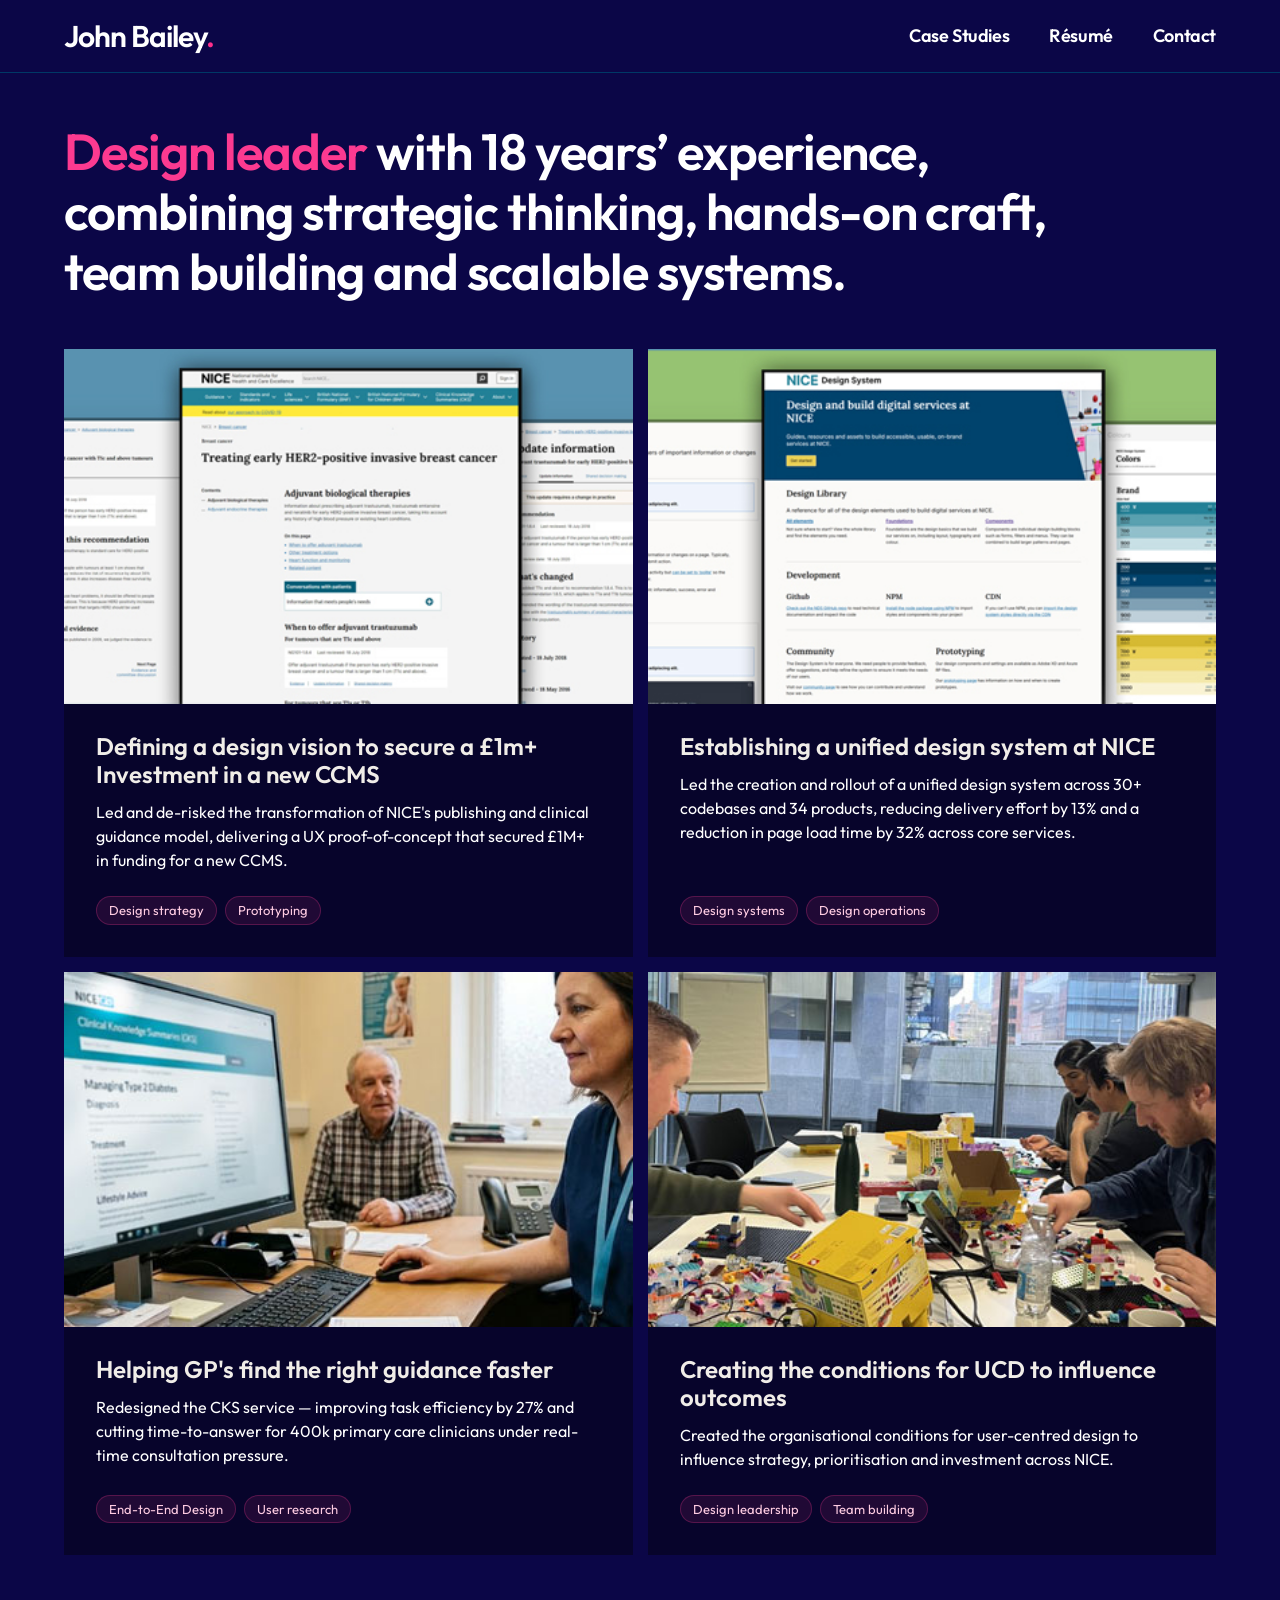
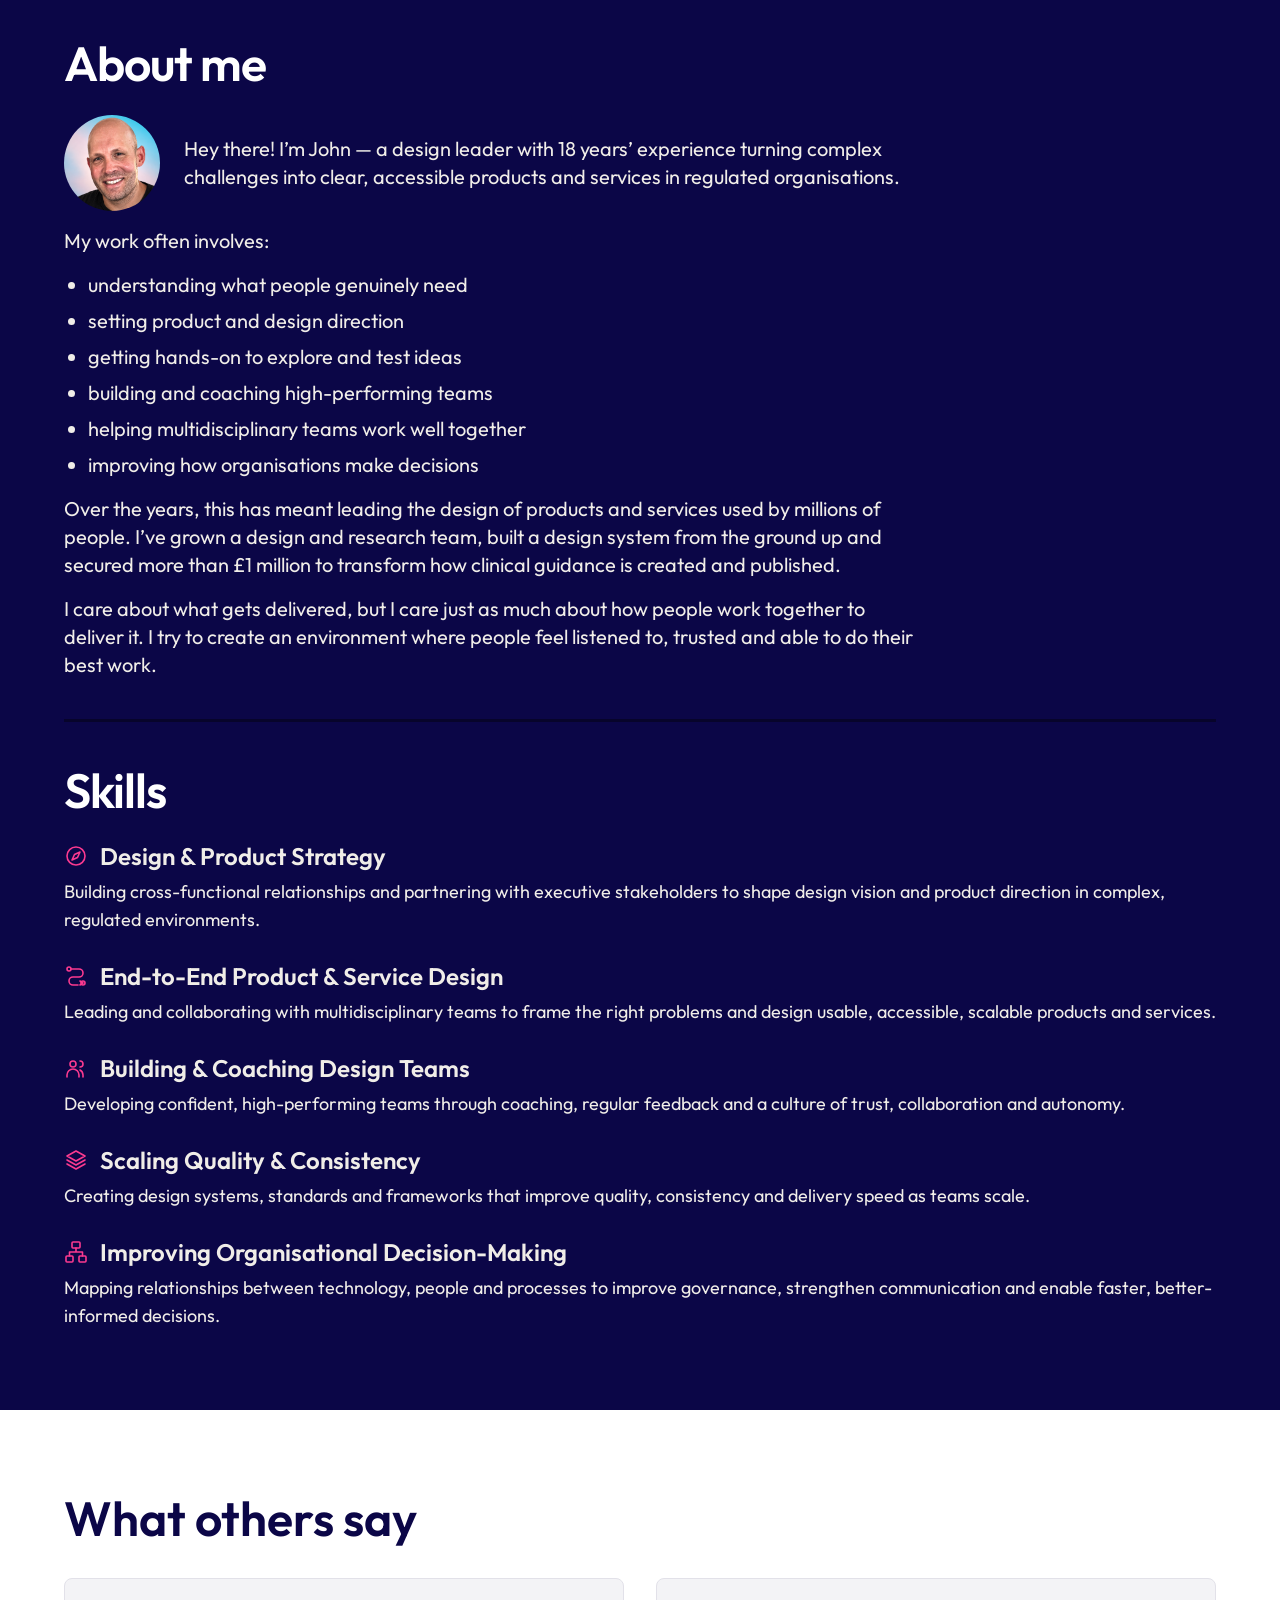
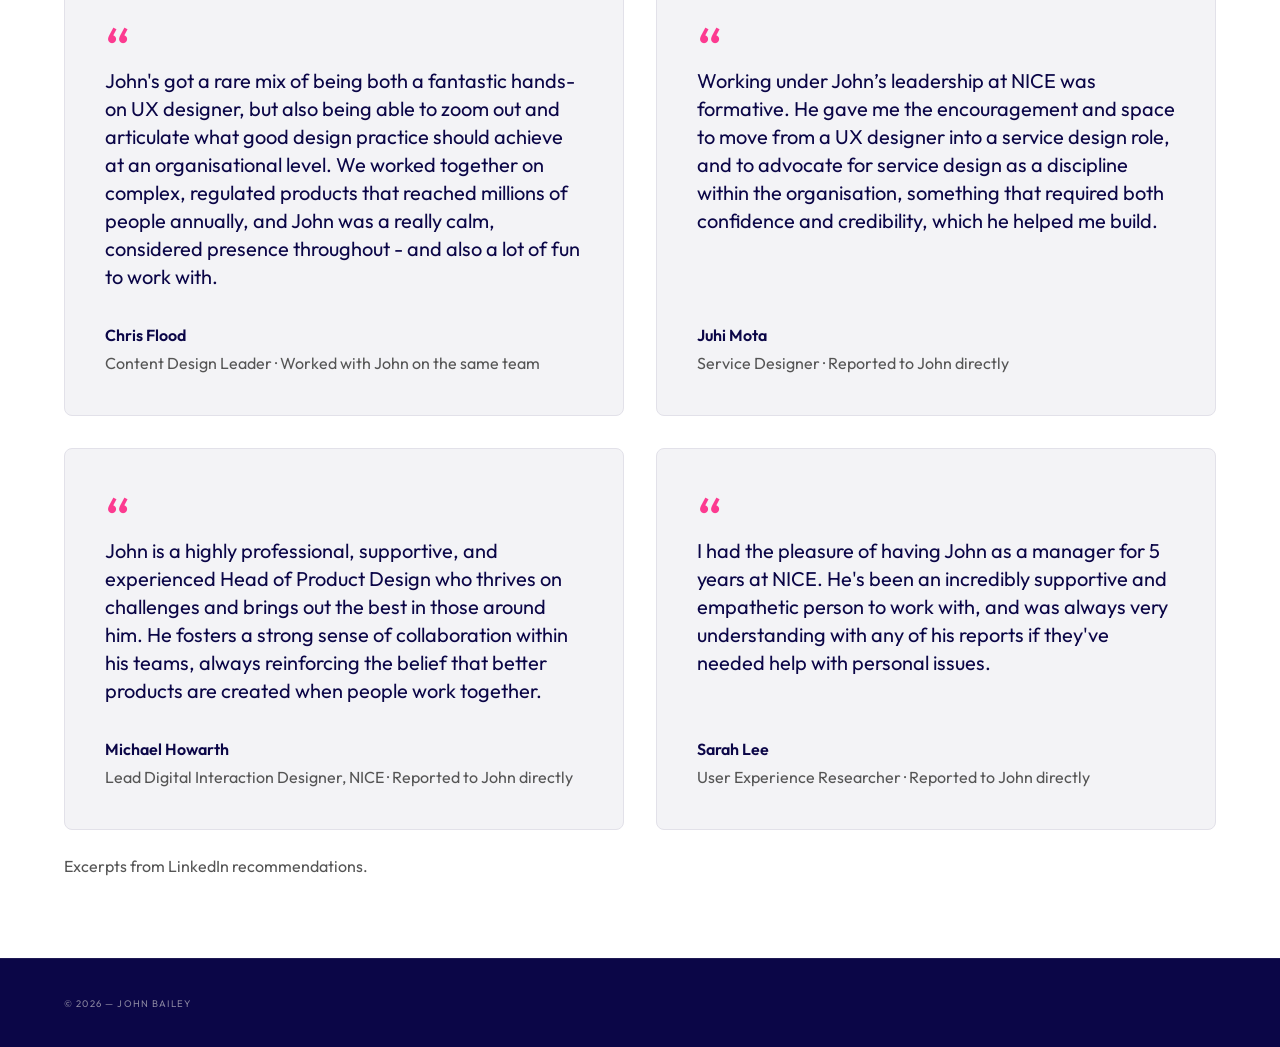
<file: index.html>
<!DOCTYPE html>
<html lang="en">
<head>
  <meta charset="UTF-8" />
  <meta name="viewport" content="width=device-width, initial-scale=1.0, viewport-fit=cover" />
  <title>John Bailey — Design and product leader</title>
  <link rel="stylesheet" href="style.css?v=fluid-hero-24" />
</head>
<body>

<nav>
  <div class="nav-inner">
    <a href="index.html" class="nav-logo">John Bailey<span>.</span></a>
    <button class="nav-toggle" aria-label="Toggle menu" aria-expanded="false">
      <span></span><span></span><span></span>
    </button>
    <div class="nav-links">
      <a href="cases.html" class="nav-link ">Case Studies</a>
      <a href="resume.html" class="nav-link ">Résumé</a>
      <a href="contact.html" class="nav-link ">Contact</a>
    </div>
  </div>
</nav>

<script>
(function () {
  /* ── Hamburger toggle ── */
  var toggle = document.querySelector('.nav-toggle');
  var links  = document.querySelector('.nav-links');
  if (toggle) {
    toggle.addEventListener('click', function () {
      var open = links.classList.toggle('open');
      toggle.classList.toggle('open', open);
      toggle.setAttribute('aria-expanded', String(open));
      document.body.style.overflow = open ? 'hidden' : '';
    });
    links.querySelectorAll('.nav-link').forEach(function (l) {
      l.addEventListener('click', function () {
        links.classList.remove('open');
        toggle.classList.remove('open');
        toggle.setAttribute('aria-expanded', 'false');
        document.body.style.overflow = '';
      });
    });
  }

  /*
   * ── Nav-height sync ──────────────────────────────────────────────────────
   * Reads the nav's actual rendered height (which already includes
   * env(safe-area-inset-top) because the nav has padding-top for it).
   * Writes that value into --nav-height on :root so body padding-top
   * always matches exactly, on every device and orientation.
   */
  function syncNavHeight() {
    var h = document.querySelector('nav').offsetHeight;
    document.documentElement.style.setProperty('--nav-height', h + 'px');
  }
  syncNavHeight();
  window.addEventListener('resize', syncNavHeight);
  /* Re-sync after fonts load — web fonts can change the logo height */
  if (document.fonts && document.fonts.ready) {
    document.fonts.ready.then(syncNavHeight);
  }
})();
</script>

<main>

  <!-- ============================================================
       HERO SECTION
       Edit: headline, sub-heading, your role
       ============================================================ -->
  <section class="hero">
    <div class="hero-inner">
      <div class="hero-left">



        <h1 class="hero-headline hero-statement"><span class="hero-accent">Design leader</span> with 18 years’ experience, combining strategic thinking, hands-on craft, team building and scalable systems.</h1>

      </div>
    </div>
  </section>

  <!-- ============================================================
       SELECTED WORK — 4 cards, each with image preview
       Edit: update href, tags, title, desc for each card
       To add a preview image, replace .card-img-placeholder with:
       <img src="images/project-preview.jpg" alt="Project" class="card-img" />
       To add a 5th card: duplicate a .case-card block and update it
       ============================================================ -->
  <section class="work-section">
    <div class="work-inner">
      <div class="cases-grid">


<!-- CARD 0 — duplicate this block to add more projects -->
        <a href="cases/ccmsvision.html" class="case-card"><!-- EDIT: href -->
          <div class="card-img-wrap">
          <img src="images/home-ccms.jpg" alt="team  case study example scene" class="card-img" />
            <div class="card-img-placeholder">
              <div class="placeholder-pattern"></div>
              <span class="placeholder-label">Project preview</span>
            </div>
          </div>
          <div class="card-body">
            <h3 class="card-title">Defining a design vision to secure a £1m+ Investment in a new CCMS </h3><!-- EDIT -->
            <p class="card-desc">Led and de-risked the transformation of NICE's publishing and clinical guidance model, delivering a UX proof-of-concept that secured £1M+ in funding for a new CCMS.</p><!-- EDIT -->
            <ul class="card-tags" aria-label="Topics"><li>Design strategy</li><li>Prototyping</li></ul>
          </div>
        </a>


        <!-- CARD 1 -->
        <a href="cases/design-system.html" class="case-card">
          <div class="card-img-wrap">
           <img src="images/home-ds2.jpg" alt="design system case study example scene" class="card-img" />
            <div class="card-img-placeholder">
              <div class="placeholder-pattern"></div>
              <span class="placeholder-label">Project preview</span>
            </div>
          </div>
          <div class="card-body">
            <h3 class="card-title">Establishing a unified design system at NICE</h3><!-- EDIT -->
            <p class="card-desc">Led the creation and rollout of a unified design system across 30+ codebases and 34 products, reducing delivery effort by 13% and a reduction in page load time by 32% across core services. </p><!-- EDIT -->
            <ul class="card-tags" aria-label="Topics"><li>Design systems</li><li>Design operations</li></ul>
          </div>
        </a>

        <!-- CARD 2 -->
        <a href="cases/cks-redesign.html" class="case-card">
          <div class="card-img-wrap">
         <img src="images/home-cks.jpg" alt="cks case study example scene" class="card-img" />
            <div class="card-img-placeholder">
              <div class="placeholder-pattern"></div>
              <span class="placeholder-label">Project preview</span>
            </div>
          </div>
          <div class="card-body">
            <h3 class="card-title">Helping GP's find the right guidance faster</h3><!-- EDIT -->
            <p class="card-desc">Redesigned the CKS service  — improving task efficiency by 27% and cutting time-to-answer for 400k primary care clinicians under real-time consultation pressure. </p><!-- EDIT -->
            <ul class="card-tags" aria-label="Topics"><li>End-to-End Design</li><li>User research</li></ul>
          </div>
        </a>

        <!-- CARD 3 -->
        <a href="cases/ucdteam.html" class="case-card">
          <div class="card-img-wrap">
            <img src="images/home-team.jpg" alt="team  case study example scene" class="card-img" />
            <div class="card-img-placeholder">
              <div class="placeholder-pattern"></div>
              <span class="placeholder-label">Project preview</span>
            </div>
          </div>
          <div class="card-body">
            <h3 class="card-title">Creating the conditions for UCD to influence outcomes</h3><!-- EDIT -->
            <p class="card-desc">Created the organisational conditions for user-centred design to influence strategy, prioritisation and investment across NICE.</p><!-- EDIT -->
            <ul class="card-tags" aria-label="Topics"><li>Design leadership</li><li>Team building</li></ul>
          </div>
        </a>



      </div>
    </div>
  </section>

  <!-- ============================================================
       ABOUT STRIP
       Edit: your about text and stats
       ============================================================ -->
  <div class="about-strip">
    <div class="about-inner">
      <div class="about-full">
        <section class="about-panel">
        <h2 class="about-label">About me</h2>
        <div class="about-copy-row">
        <div class="about-text">
          <div class="about-intro-row"><img class="about-headshot" src="images/john-headshot-clean.png" alt="John Bailey" width="96" height="96" /><p>Hey there! I’m John — a design leader with 18 years’ experience turning complex challenges into clear, accessible products and services in regulated organisations.</p></div>
          <p>My work often involves:</p>
          <ul>
            <li>understanding what people genuinely need</li>
            <li>setting product and design direction</li>
            <li>getting hands-on to explore and test ideas</li>
            <li>building and coaching high-performing teams</li>
            <li>helping multidisciplinary teams work well together</li>
            <li>improving how organisations make decisions</li>
          </ul>
          <p>Over the years, this has meant leading the design of products and services used by millions of people. I’ve grown a design and research team, built a design system from the ground up and secured more than £1 million to transform how clinical guidance is created and published.</p>
          <p>I care about what gets delivered, but I care just as much about how people work together to deliver it. I try to create an environment where people feel listened to, trusted and able to do their best work.</p>
        </div>
        </div>
        </section>
        <section class="skills-panel" aria-labelledby="skills-heading">
          <h2 class="about-label" id="skills-heading">Skills</h2>
          <ul class="skills-list">
            <li><h3><svg class="skill-icon" viewBox="0 0 24 24" fill="none" stroke="currentColor" stroke-width="1.6" stroke-linecap="round" stroke-linejoin="round" aria-hidden="true" focusable="false"><circle cx="12" cy="12" r="9"/><path d="m16 8-2.5 5.5L8 16l2.5-5.5Z"/></svg><span>Design &amp; Product Strategy</span></h3><p>Building cross-functional relationships and partnering with executive stakeholders to shape design vision and product direction in complex, regulated environments.</p></li>
            <li><h3><svg class="skill-icon" viewBox="0 0 24 24" fill="none" stroke="currentColor" stroke-width="1.6" stroke-linecap="round" stroke-linejoin="round" aria-hidden="true" focusable="false"><circle cx="5" cy="5" r="2"/><circle cx="19" cy="19" r="2"/><path d="M7 5h8a4 4 0 0 1 0 8H9a4 4 0 0 0 0 8h5m2-4 3 2-3 2"/></svg><span>End-to-End Product &amp; Service Design</span></h3><p>Leading and collaborating with multidisciplinary teams to frame the right problems and design usable, accessible, scalable products and services.</p></li>
            <li><h3><svg class="skill-icon" viewBox="0 0 24 24" fill="none" stroke="currentColor" stroke-width="1.6" stroke-linecap="round" stroke-linejoin="round" aria-hidden="true" focusable="false"><circle cx="9" cy="8" r="3"/><path d="M3 21v-2a6 6 0 0 1 12 0v2M16 5a3 3 0 0 1 0 6m3 10v-2a6 6 0 0 0-3-5"/></svg><span>Building &amp; Coaching Design Teams</span></h3><p>Developing confident, high-performing teams through coaching, regular feedback and a culture of trust, collaboration and autonomy.</p></li>
            <li><h3><svg class="skill-icon" viewBox="0 0 24 24" fill="none" stroke="currentColor" stroke-width="1.6" stroke-linecap="round" stroke-linejoin="round" aria-hidden="true" focusable="false"><path d="m12 3 9 5-9 5-9-5Zm-9 9 9 5 9-5M3 16l9 5 9-5"/></svg><span>Scaling Quality &amp; Consistency</span></h3><p>Creating design systems, standards and frameworks that improve quality, consistency and delivery speed as teams scale.</p></li>
            <li><h3><svg class="skill-icon" viewBox="0 0 24 24" fill="none" stroke="currentColor" stroke-width="1.6" stroke-linecap="round" stroke-linejoin="round" aria-hidden="true" focusable="false"><rect x="8" y="2" width="8" height="6" rx="1"/><rect x="2" y="16" width="7" height="6" rx="1"/><rect x="15" y="16" width="7" height="6" rx="1"/><path d="M12 8v4m-6.5 4v-4h13v4"/></svg><span>Improving Organisational Decision-Making</span></h3><p>Mapping relationships between technology, people and processes to improve governance, strengthen communication and enable faster, better-informed decisions.</p></li>
          </ul>
        </section>
      </div>
    </div>
  </div>

  <section class="testimonials" aria-labelledby="testimonials-heading">
    <div class="testimonials-inner">
    <h2 id="testimonials-heading">What others say</h2>
    <div class="testimonials-grid">
      <figure class="testimonial">
        <span class="testimonial-mark" aria-hidden="true">“</span>
        <blockquote><p>John's got a rare mix of being both a fantastic hands-on UX designer, but also being able to zoom out and articulate what good design practice should achieve at an organisational level. We worked together on complex, regulated products that reached millions of people annually, and John was a really calm, considered presence throughout - and also a lot of fun to work with.</p></blockquote>
        <figcaption><strong>Chris Flood</strong><span>Content Design Leader · Worked with John on the same team</span></figcaption>
      </figure>
      <figure class="testimonial">
        <span class="testimonial-mark" aria-hidden="true">“</span>
        <blockquote><p>Working under John’s leadership at NICE was formative. He gave me the encouragement and space to move from a UX designer into a service design role, and to advocate for service design as a discipline within the organisation, something that required both confidence and credibility, which he helped me build.</p></blockquote>
        <figcaption><strong>Juhi Mota</strong><span>Service Designer · Reported to John directly</span></figcaption>
      </figure>
      <figure class="testimonial">
        <span class="testimonial-mark" aria-hidden="true">“</span>
        <blockquote><p>John is a highly professional, supportive, and experienced Head of Product Design who thrives on challenges and brings out the best in those around him. He fosters a strong sense of collaboration within his teams, always reinforcing the belief that better products are created when people work together.</p></blockquote>
        <figcaption><strong>Michael Howarth</strong><span>Lead Digital Interaction Designer, NICE · Reported to John directly</span></figcaption>
      </figure>
      <figure class="testimonial">
        <span class="testimonial-mark" aria-hidden="true">“</span>
        <blockquote><p>I had the pleasure of having John as a manager for 5 years at NICE. He's been an incredibly supportive and empathetic person to work with, and was always very understanding with any of his reports if they've needed help with personal issues.</p></blockquote>
        <figcaption><strong>Sarah Lee</strong><span>User Experience Researcher · Reported to John directly</span></figcaption>
      </figure>
    </div>
    <p class="testimonials-source">Excerpts from LinkedIn recommendations.</p>
    </div>
  </section>

</main>

<footer>
  <div class="footer-inner">
    <p>© 2026 — John Bailey</p>
  </div>
</footer>

<style>
  /* ---- Hero ---- */
  .hero { min-height: 0; }
  .hero-inner {
    max-width: 1920px; margin: 0 auto;
    display: grid; grid-template-columns: 1fr;
    min-height: 0;
  }
  .hero-left {
    display: flex; flex-direction: column; justify-content: center;
    padding: var(--scale-1100) 56px var(--scale-1100) 64px; position: relative;
  }
  .hero-eyebrow {
    font-family: var(--mono); font-size: 0.68rem; letter-spacing: 0.18em;
    text-transform: uppercase; color: var(--accent); margin-bottom: 28px;
    display: flex; align-items: center; gap: 14px;
  }
  .hero-eyebrow::before { content: ''; flex-shrink: 0; width: 28px; height: 1px; background: var(--accent); }
  .hero-headline, .about-label {

       letter-spacing: -0.02em; margin-bottom: 32px;
  }
  .hero-accent { color: var(--pink-default); /* Pink 600 in the palette. */ }
  .hero-statement { font-size: var(--type-hero-size); line-height: var(--type-hero-line);   color: var(--neutral-white); max-width: 1100px; margin-bottom: 0; }
  .hero-sub {  color: #f0ede8; width: 100%; max-width: 801px;  margin-bottom: 0; }
  .cta-btn {
    display: inline-flex; align-items: center; gap: 14px;
    font-family: var(--mono); font-size: 0.72rem; letter-spacing: 0.12em;
    text-transform: uppercase; color: var(--pop);
    border: 1px solid var(--pop-dim); padding: 16px 28px;
    transition: all 0.3s var(--ease); width: fit-content;
  }
  .cta-btn:hover { border-color: var(--pop); color: var(--text); background: var(--pop-glow); }
  .cta-btn:hover svg { transform: translateX(5px); }
  .cta-btn svg { transition: transform 0.3s var(--ease); }
  .scroll-hint {
    position: absolute; bottom: 36px; left: 64px;
    display: flex; align-items: center; gap: 12px;
    font-family: var(--mono); font-size: 0.8rem; letter-spacing: 0.12em;
    text-transform: uppercase; color: var(--text-dim);
  }
  .scroll-line { width: 40px; height: 1px; background: var(--text-dim); position: relative; overflow: hidden; }
  .scroll-line::after {
    content: ''; position: absolute; left: -100%; top: 0;
    width: 100%; height: 100%; background: var(--accent);
    animation: scrollAnim 2s var(--ease) infinite;
  }
  @keyframes scrollAnim { 0%,100%{left:-100%} 50%{left:100%} }

  .hero-right { background: var(--bg-2); display: flex; align-items: center; justify-content: center; position: relative; overflow: hidden; }
  .photo-placeholder {
    width: 100%; height: 100%;
    display: flex; flex-direction: column; align-items: center; justify-content: center; gap: 16px;
    background: linear-gradient(160deg, #1c1a17 0%, #0f0f0f 100%); position: relative;
  }
  .photo-placeholder::before {
    content: ''; position: absolute; inset: 0;
    background: radial-gradient(ellipse 60% 60% at 50% 40%, rgba(200,184,154,0.07) 0%, transparent 70%);
  }
  .photo-silhouette {
    width: 220px; height: 320px;
    background: linear-gradient(180deg, rgba(200,184,154,0.14) 0%, rgba(200,184,154,0.04) 100%);
    border-radius: 110px 110px 0 0;
    display: flex; align-items: center; justify-content: center; position: relative; z-index: 1;
  }
  .photo-label { font-family: var(--mono); font-size: 0.62rem; letter-spacing: 0.1em; text-transform: uppercase; color: var(--text-dim); position: relative; z-index: 1; }
  .hero-photo { width: 100%; height: 100%; object-fit: cover; }
  .photo-tag {
    position: absolute; top: 28px; right: 28px;
    font-family: var(--mono); font-size: 0.58rem; letter-spacing: 0.1em;
    color: var(--text-dim); text-transform: uppercase; border: 1px solid var(--border); padding: 7px 13px;
  }

  /* ---- Work section ---- */
  .work-section { padding: 0; }
  .work-inner { max-width: 1920px; margin: 0 auto; padding: 0 64px; }
  .work-header {
    display: flex; align-items: baseline; justify-content: space-between;
    margin-bottom: 56px; border-bottom: 1px solid var(--border); padding-bottom: 22px;
  }
  .work-title { font-family: var(--serif); font-size: 2.4rem; font-weight: 400; }
  .work-count { font-family: var(--mono); font-size: 0.65rem; letter-spacing: 0.12em; text-transform: uppercase; color: var(--text-muted); }

  /* 4-column grid, collapses to 2 then 1 */
  .cases-grid {
    display: grid; grid-template-columns: repeat(4, 1fr);
    gap: 15px; background: transparent;
    border: none;
  }
  .case-card {
    background: var(--indigo-800); display: flex; flex-direction: column;
    transition: background 0.4s var(--ease); position: relative;
  }
  .case-card::after {
    content: ''; position: absolute; inset: 0;
    background: linear-gradient(160deg, var(--pop-glow) 0%, transparent 55%);
    opacity: 0; transition: opacity 0.4s; pointer-events: none;
  }
  .case-card:hover { background: color-mix(in srgb, var(--indigo-800) 90%, var(--neutral-white)); }
  .case-card:hover::after { opacity: 1; }
  .case-card:hover .card-arrow { gap: 14px; }

  /* Image preview */
  .card-img-wrap { width: 100%; aspect-ratio: 16 / 10; overflow: hidden; position: relative; flex-shrink: 0; }
  .card-img { width: 100%; height: 100%; object-fit: cover; transition: transform 0.6s var(--ease); display: block; }
  .case-card:hover .card-img { transform: scale(1.04); }
  .card-img-placeholder { width: 100%; height: 100%; background: var(--bg-3); display: flex; align-items: center; justify-content: center; position: relative; overflow: hidden; }
  .placeholder-pattern {
    position: absolute; inset: 0;
    background: repeating-linear-gradient(-45deg, transparent, transparent 24px, rgba(255,255,255,0.018) 24px, rgba(255,255,255,0.018) 25px);
  }
  .placeholder-label { font-family: var(--mono); font-size: 0.6rem; letter-spacing: 0.12em; text-transform: uppercase; color: var(--text-dim); border: 1px solid var(--border); padding: 8px 16px; position: relative; z-index: 1; }

  /* Card body */
  .card-body { padding: 28px 32px 32px; display: flex; flex-direction: column; flex: 1; }
  .card-meta { display: flex; align-items: center; gap: 12px; margin-bottom: 16px; flex-wrap: wrap; }
  .card-num { font-family: var(--mono); font-size: 0.6rem; letter-spacing: 0.15em; color: var(--text-dim); text-transform: uppercase; flex-shrink: 0; }
  .card-title {     margin-bottom: 12px; }
  .card-tags { display: flex; flex-wrap: wrap; gap: var(--scale-200); list-style: none; margin-top: auto; padding: 0; }
  .card-tags li { font-family: var(--font-text); font-size: 13px; line-height: 1.4; color: var(--pink-200); background: color-mix(in srgb, var(--pink-default) 10%, transparent); border: 1px solid color-mix(in srgb, var(--pink-default) 25%, transparent); border-radius: 999px; padding: var(--scale-100) var(--scale-300); }
  .card-desc {  color: var(--neutral-white);  margin-bottom: 24px; }
  .card-arrow {
    display: inline-flex; align-items: center; gap: 10px;
    font-family: var(--mono); font-size: 0.8rem; letter-spacing: 0.1em;
    text-transform: uppercase; color: var(--pop);
    transition: gap 0.3s var(--ease); margin-top: auto;
  }

  /* ---- About strip ---- */
  .about-strip { border: 0; background: var(--indigo-default); color: var(--text); }
  .about-inner { --divider-gap: var(--scale-1000); --about-gutter: 64px; max-width: 1920px; margin: 0 auto; padding-top: var(--divider-gap); }
  .about-full { padding: var(--divider-gap) var(--about-gutter) 80px; display: grid; grid-template-columns: minmax(0, 1fr) 3px minmax(0, 1fr); gap: var(--scale-1100); }
  .about-full::before { content: ''; grid-column: 2; grid-row: 1; background: var(--indigo-800); }
  .about-panel { grid-column: 1; grid-row: 1; }
  .skills-panel { grid-column: 3; grid-row: 1; }
  .about-panel, .skills-panel { min-width: 0; }
  .skills-list { display: grid; grid-template-columns: 1fr; gap: var(--scale-700); list-style: none; padding: 0; }
  .skill-icon { width: var(--scale-600); height: var(--scale-600); flex: 0 0 var(--scale-600); color: var(--pink-default); margin-top: 2px; }
  .skills-list h3 { display: flex; align-items: flex-start; gap: var(--scale-300); font-size: var(--type-h5-size); line-height: var(--type-h5-line); margin-bottom: var(--scale-200); }
  .skills-list p { font-size: 1.125rem; line-height: 1.75rem; font-weight: var(--type-body-weight); }
  .about-label { text-transform: none; color: var(--neutral-white); margin-bottom: var(--scale-600); }
  .about-text { max-width: 860px; min-width: 0; }
  .about-text > * + * { margin-top: var(--scale-400); }
  .about-text ul { padding-left: var(--scale-600); }
  .about-text li + li { margin-top: var(--scale-200); }
  .about-copy-row { display: block; }
  .about-intro-row { display: flex; align-items: center; gap: var(--scale-600); }
  .about-intro-row p { min-width: 0; }
  .about-headshot { width: 96px; height: 96px; flex-shrink: 0; border-radius: 50%; object-fit: cover; }
  .about-text em {  color: var(--accent); }

  /* ---- Recommendations ---- */
  .testimonials { background: var(--neutral-white); color: var(--indigo-default); }
  .testimonials-inner { max-width: 1920px; margin: 0 auto; padding: 80px 64px; }
  .testimonials-inner > h2 { color: var(--indigo-default); margin-bottom: var(--scale-800); }
  .testimonials-grid { display: grid; grid-template-columns: repeat(2, minmax(0, 1fr)); gap: var(--scale-800); }
  .testimonial { margin: 0; padding: var(--scale-1000); background: var(--indigo-50); color: var(--indigo-default); border: 1px solid var(--indigo-100); border-radius: var(--scale-200); display: flex; flex-direction: column; align-items: flex-start; }
  .testimonial-mark { color: var(--pink-default); font-size: var(--type-h1-size); line-height: 1; height: var(--scale-1100); }
  .testimonial blockquote { margin: 0 0 var(--scale-800); max-width: 60ch; font-size: var(--type-lead-size); line-height: var(--type-lead-line); font-weight: var(--type-lead-weight); }
  .testimonial figcaption { margin-top: auto; font-size: var(--type-body-size); line-height: var(--type-body-line); }
  .testimonial figcaption strong { display: block; font-weight: var(--font-weight-semibold); }
  .testimonial figcaption span { display: block; margin-top: var(--scale-100); color: var(--neutral-default); }
  .testimonials-source { margin-top: var(--scale-600); color: var(--neutral-default); font-size: var(--type-body-size); line-height: var(--type-body-line); }

  /* ---- Responsive ---- */
  @media (max-width: 1280px) {
    .about-full { grid-template-columns: 1fr; row-gap: var(--divider-gap); }
    .about-full::before { grid-column: 1; grid-row: 2; height: 3px; }
    .skills-panel { grid-column: 1; grid-row: 3; }
    .cases-grid { grid-template-columns: repeat(2, 1fr); }
  }
  @media (max-width: 900px) {
    .hero-inner { grid-template-columns: 1fr; }
    .hero-left { padding: var(--scale-1000) 24px; }
    .hero-right { min-height: 380px; }
    .scroll-hint { left: 24px; }
    .work-inner { padding: 0 24px; }
    .cases-grid { grid-template-columns: 1fr; }
    .about-inner { --divider-gap: var(--scale-800); --about-gutter: 24px; }
    .about-full { padding-bottom: 60px; }
    .testimonials-inner { padding: 60px 24px; }
    .testimonials-grid { grid-template-columns: 1fr; }
  }
  @media (max-width: 640px) {

    .hero-left { padding: var(--scale-1000) 20px; }
    .hero-heading-row { gap: var(--scale-400); }
    .hero-headline, .about-label {  }
    .hero-right { min-height: 280px; }
    .scroll-hint { display: none; }
    .work-inner { padding: 0 20px; }
    .card-body { padding: 20px 20px 24px; }
    .about-inner { --divider-gap: var(--scale-600); --about-gutter: 20px; }
    .about-full { padding-bottom: 48px; }
    .testimonials-inner { padding: 48px 20px; }
    .testimonial { padding: var(--scale-600); }
    .hero-sub, .about-text, .skills-list {  }
  }
</style>

</body>
</html>
</file>
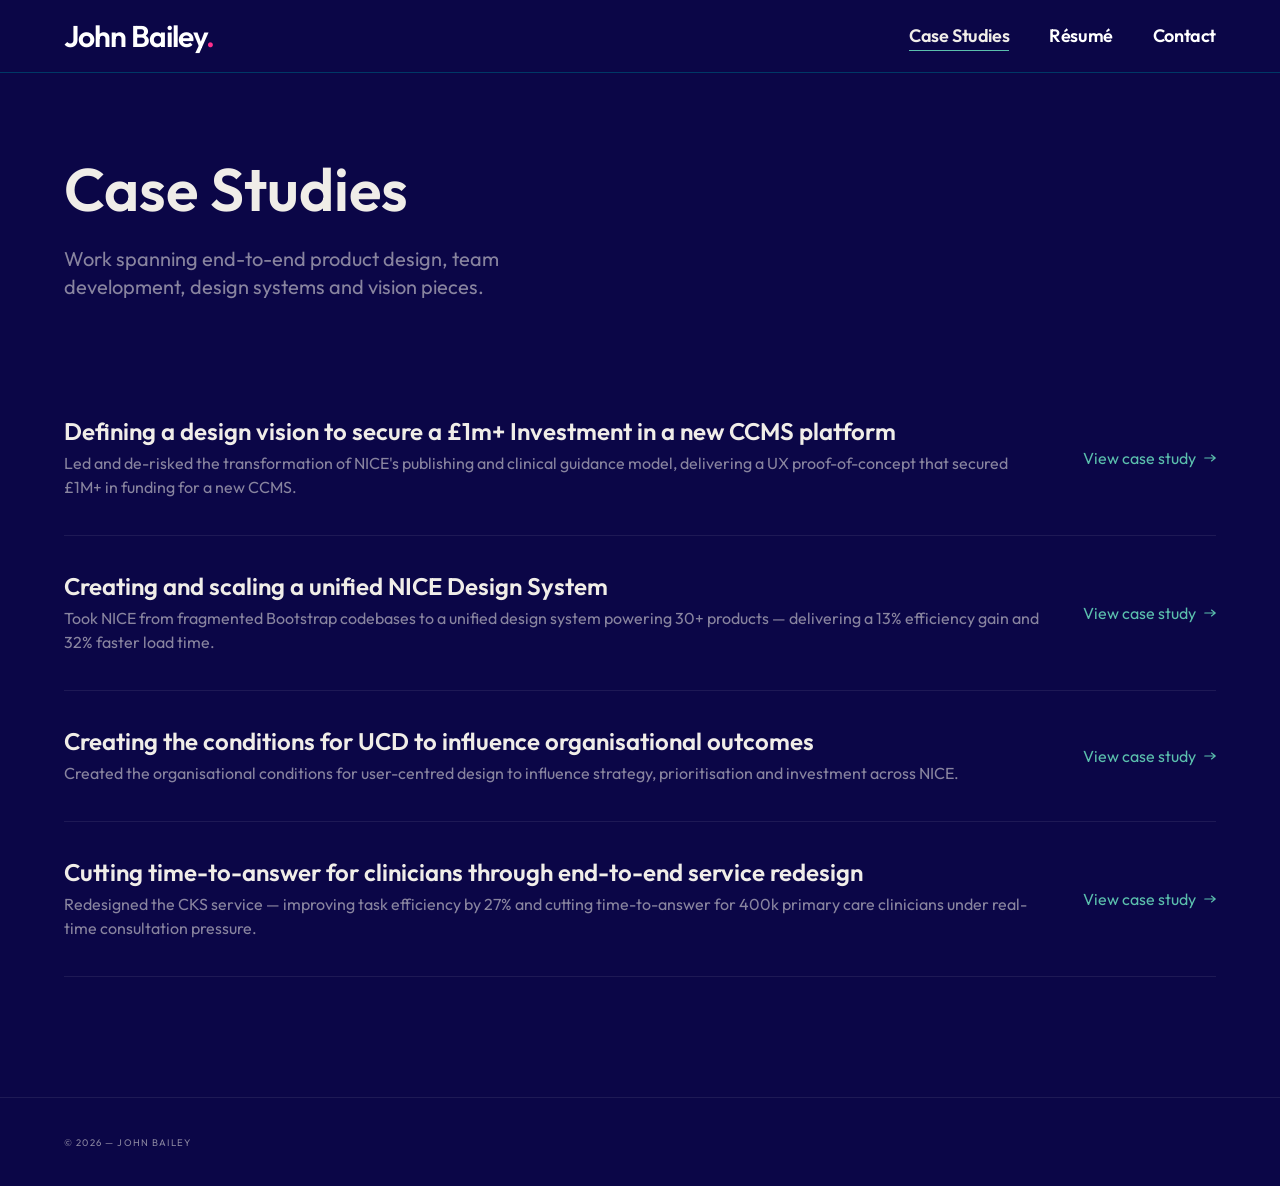
<file: cases.html>
<!DOCTYPE html>
<html lang="en">
<head>
  <meta charset="UTF-8" />
  <meta name="viewport" content="width=device-width, initial-scale=1.0, viewport-fit=cover" />
  <title>Case Studies — John Bailey</title>
  <link rel="stylesheet" href="style.css?v=blue-divider-4" />
</head>
<body>

<nav>
  <div class="nav-inner">
    <a href="index.html" class="nav-logo">John Bailey<span>.</span></a>
    <button class="nav-toggle" aria-label="Toggle menu" aria-expanded="false">
      <span></span><span></span><span></span>
    </button>
    <div class="nav-links">
      <a href="cases.html" class="nav-link active">Case Studies</a>
      <a href="resume.html" class="nav-link ">Résumé</a>
      <a href="contact.html" class="nav-link ">Contact</a>
    </div>
  </div>
</nav>

<script>
(function () {
  /* ── Hamburger toggle ── */
  var toggle = document.querySelector('.nav-toggle');
  var links  = document.querySelector('.nav-links');
  if (toggle) {
    toggle.addEventListener('click', function () {
      var open = links.classList.toggle('open');
      toggle.classList.toggle('open', open);
      toggle.setAttribute('aria-expanded', String(open));
      document.body.style.overflow = open ? 'hidden' : '';
    });
    links.querySelectorAll('.nav-link').forEach(function (l) {
      l.addEventListener('click', function () {
        links.classList.remove('open');
        toggle.classList.remove('open');
        toggle.setAttribute('aria-expanded', 'false');
        document.body.style.overflow = '';
      });
    });
  }

  /*
   * ── Nav-height sync ──────────────────────────────────────────────────────
   * Reads the nav's actual rendered height (which already includes
   * env(safe-area-inset-top) because the nav has padding-top for it).
   * Writes that value into --nav-height on :root so body padding-top
   * always matches exactly, on every device and orientation.
   */
  function syncNavHeight() {
    var h = document.querySelector('nav').offsetHeight;
    document.documentElement.style.setProperty('--nav-height', h + 'px');
  }
  syncNavHeight();
  window.addEventListener('resize', syncNavHeight);
  /* Re-sync after fonts load — web fonts can change the logo height */
  if (document.fonts && document.fonts.ready) {
    document.fonts.ready.then(syncNavHeight);
  }
})();
</script>

<main>

  <div class="page-hero-wrap">
  <div class="page-hero">
    <h1 class="page-title">Case Studies</h1>
    <p class="page-sub">Work spanning end-to-end product design, team development, design systems and vision pieces.</p>
  </div>
  </div>

  <!-- ============================================================
       CASE STUDY LIST
       To add a new case study:
         1. Duplicate one of the .case-row blocks below
         2. Update the href, title, description and tags
         3. Create a matching HTML file in the cases/ folder
       ============================================================ -->
  <div class="cases-list">

    <a href="/cases/ccmsvision.html" class="case-row">
      <div class="row-info">
        <h3>Defining a design vision to secure a £1m+ Investment in a new CCMS platform</h3>
        <p>Led and de-risked the transformation of NICE's publishing and clinical guidance model, delivering a UX proof-of-concept that secured £1M+ in funding for a new CCMS.</p>
      </div>
      <div class="row-cta">View case study <svg width="12" height="8" viewBox="0 0 16 10" fill="none"><path d="M1 5h14M10 1l5 4-5 4" stroke="currentColor" stroke-width="1.5" stroke-linecap="round" stroke-linejoin="round"/></svg></div>
    </a>

    <a href="cases/design-system.html" class="case-row">
      <div class="row-info">
        <h3>Creating and scaling a unified NICE Design System</h3>
        <p>Took NICE from fragmented Bootstrap codebases to a unified design system powering 30+ products — delivering a 13% efficiency gain and 32% faster load time.</p>
      </div>
      <div class="row-cta">View case study <svg width="12" height="8" viewBox="0 0 16 10" fill="none"><path d="M1 5h14M10 1l5 4-5 4" stroke="currentColor" stroke-width="1.5" stroke-linecap="round" stroke-linejoin="round"/></svg></div>
    </a>

    <a href="cases/ucdteam.html" class="case-row">
      <div class="row-info">
        <h3>Creating the conditions for UCD to influence organisational outcomes</h3>
        <p>Created the organisational conditions for user-centred design to influence strategy, prioritisation and investment across NICE.</p>
      </div>
      <div class="row-cta">View case study <svg width="12" height="8" viewBox="0 0 16 10" fill="none"><path d="M1 5h14M10 1l5 4-5 4" stroke="currentColor" stroke-width="1.5" stroke-linecap="round" stroke-linejoin="round"/></svg></div>
    </a>

    <a href="cases/cks-redesign.html" class="case-row">
      <div class="row-info">
        <h3>Cutting time-to-answer for clinicians through end-to-end service redesign</h3>
        <p>Redesigned the CKS service — improving task efficiency by 27% and cutting time-to-answer for 400k primary care clinicians under real-time consultation pressure.</p>
      </div>
      <div class="row-cta">View case study <svg width="12" height="8" viewBox="0 0 16 10" fill="none"><path d="M1 5h14M10 1l5 4-5 4" stroke="currentColor" stroke-width="1.5" stroke-linecap="round" stroke-linejoin="round"/></svg></div>
    </a>

  </div>

</main>

<footer>
  <div class="footer-inner">
  <p>© 2026 — John Bailey</p>
  </div>
</footer>

<style>
  .page-hero-wrap { border-bottom: 0; }
  .cases-list { padding: 0 64px 120px; max-width: 1920px; margin: 0 auto; }

  .case-row {
    display: grid; grid-template-columns: minmax(0, 1fr) auto;
    align-items: center; gap: 40px;
    padding: 36px 0; border-bottom: 1px solid var(--border);
    transition: padding-left 0.35s var(--ease);
    position: relative;
  }
  .case-row::before {
    content: ''; position: absolute; left: 0; top: 0; bottom: 0;
    width: 2px; background: var(--pop);
    opacity: 0; transition: opacity 0.3s;
  }
  .case-row:hover { padding-left: 18px; }
  .case-row:hover::before { opacity: 1; }

  .row-info h3 {
       margin-bottom: 6px;
  }
  .row-info p { font-size: 1rem; color: var(--text-muted); }

  .row-cta {
    display: inline-flex; align-items: center; gap: 8px; white-space: nowrap;
    font-family: var(--font-text); font-size: var(--type-body-size); letter-spacing: normal;
    text-transform: none; color: var(--pop); transition: gap 0.3s var(--ease);
  }
  .case-row:hover .row-cta { gap: 14px; }

  @media (max-width: 768px) {
    .cases-list { padding: 0 24px 80px; }
    .case-row { grid-template-columns: minmax(0, 1fr); }
    .row-cta { display: none; }
  }
</style>

</body>
</html>
</file>
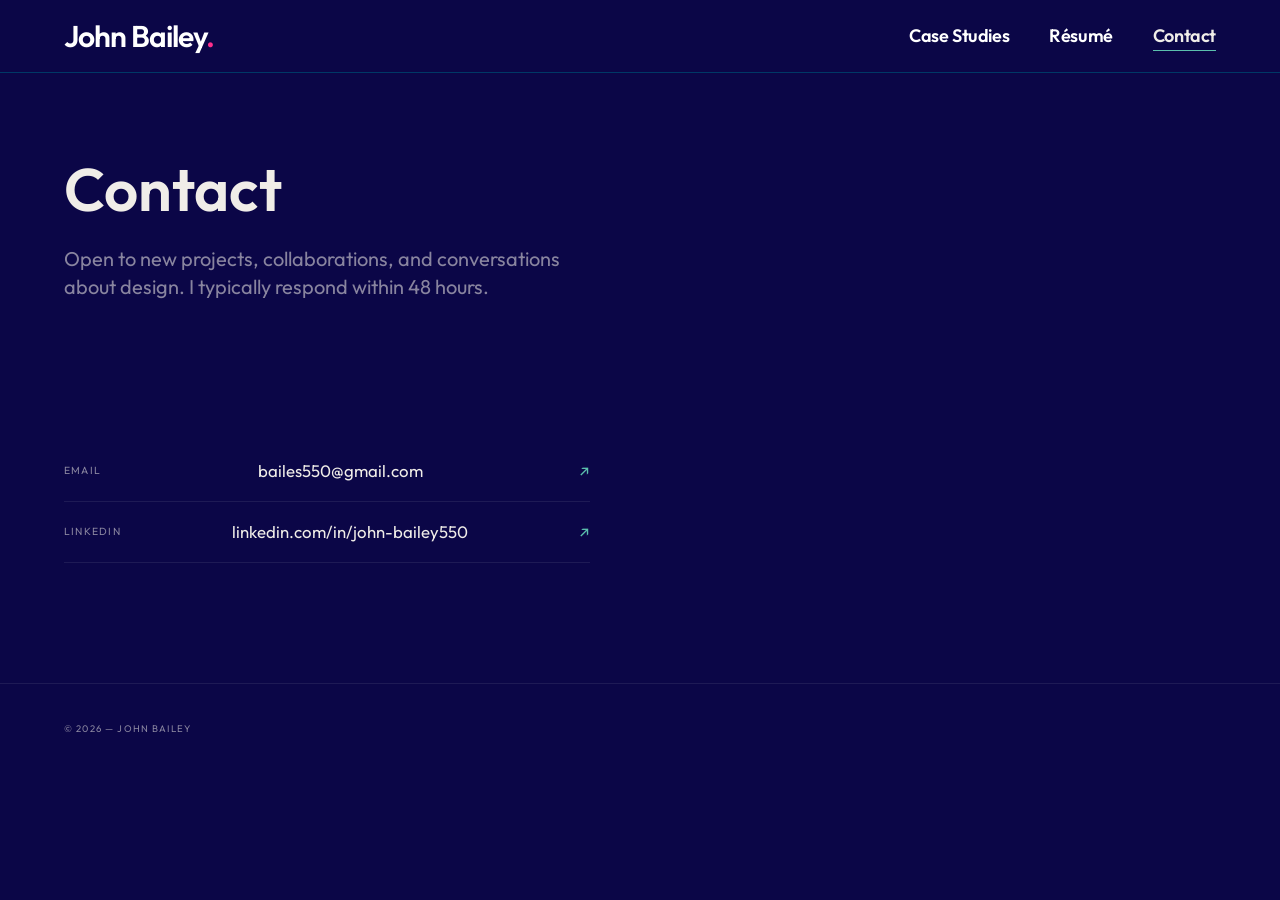
<file: contact.html>
<!DOCTYPE html>
<html lang="en">
<head>
  <meta charset="UTF-8" />
  <meta name="viewport" content="width=device-width, initial-scale=1.0, viewport-fit=cover" />
  <title>Contact — John Bailey</title>
  <link rel="stylesheet" href="style.css?v=blue-divider-4" />
</head>
<body>

<nav>
  <div class="nav-inner">
    <a href="index.html" class="nav-logo">John Bailey<span>.</span></a>
    <button class="nav-toggle" aria-label="Toggle menu" aria-expanded="false">
      <span></span><span></span><span></span>
    </button>
    <div class="nav-links">
      <a href="cases.html" class="nav-link ">Case Studies</a>
      <a href="resume.html" class="nav-link ">Résumé</a>
      <a href="contact.html" class="nav-link active">Contact</a>
    </div>
  </div>
</nav>

<script>
(function () {
  /* ── Hamburger toggle ── */
  var toggle = document.querySelector('.nav-toggle');
  var links  = document.querySelector('.nav-links');
  if (toggle) {
    toggle.addEventListener('click', function () {
      var open = links.classList.toggle('open');
      toggle.classList.toggle('open', open);
      toggle.setAttribute('aria-expanded', String(open));
      document.body.style.overflow = open ? 'hidden' : '';
    });
    links.querySelectorAll('.nav-link').forEach(function (l) {
      l.addEventListener('click', function () {
        links.classList.remove('open');
        toggle.classList.remove('open');
        toggle.setAttribute('aria-expanded', 'false');
        document.body.style.overflow = '';
      });
    });
  }

  /*
   * ── Nav-height sync ──────────────────────────────────────────────────────
   * Reads the nav's actual rendered height (which already includes
   * env(safe-area-inset-top) because the nav has padding-top for it).
   * Writes that value into --nav-height on :root so body padding-top
   * always matches exactly, on every device and orientation.
   */
  function syncNavHeight() {
    var h = document.querySelector('nav').offsetHeight;
    document.documentElement.style.setProperty('--nav-height', h + 'px');
  }
  syncNavHeight();
  window.addEventListener('resize', syncNavHeight);
  /* Re-sync after fonts load — web fonts can change the logo height */
  if (document.fonts && document.fonts.ready) {
    document.fonts.ready.then(syncNavHeight);
  }
})();
</script>

<main>


  <div class="page-hero-wrap">
  <div class="page-hero">
    <h1 class="page-title">Contact</h1>
    <p class="page-sub">Open to new projects, collaborations, and conversations about design. I typically respond within 48 hours.</p><!-- EDIT -->
  </div>
  </div>

  <div class="contact-layout">

    <!-- ============================================================
         LEFT: intro + links
         Edit your email, LinkedIn etc below
         ============================================================ -->
    <div class="contact-intro">

      <div class="contact-links">

        <a href="mailto:bailes550@gmail.com" class="link-row"><!-- EDIT: your email -->
          <span class="link-label">Email</span>
          <span class="link-val">bailes550@gmail.com</span><!-- EDIT -->
          <span class="link-arrow">↗</span>
        </a>

        <a href="https://linkedin.com/in/john-bailey550" target="_blank" class="link-row"><!-- EDIT -->
          <span class="link-label">LinkedIn</span>
          <span class="link-val">linkedin.com/in/john-bailey550</span><!-- EDIT -->
          <span class="link-arrow">↗</span>
        </a>





      </div>
    </div>

    <!-- ============================================================
         RIGHT: contact form
         To make it actually send emails (free):
           1. Sign up at formspree.io
           2. Create a new form — you'll get an ID like "xabcdefg"
           3. Replace YOUR_FORM_ID below with that ID
         ============================================================ -->



</main>

<footer>
  <div class="footer-inner">
  <p>© 2026 — John Bailey</p>
  </div>
</footer>

<style>
  .page-hero-wrap { border-bottom: 0; }
  .page-sub { max-width: 530px; }
  .contact-layout {
    padding: 60px 64px 120px;
    max-width: 1920px; margin: 0 auto;
    display: grid; grid-template-columns: 1fr 1fr; gap: 100px; align-items: start;
  }
  .tagline {
    font-family: var(--serif); font-size: 2.2rem; font-weight: 400;
    line-height: 1.35; margin-bottom: 24px;
  }
  .tagline em { font-style: italic; color: var(--accent); }
  .intro-p { font-size: 0.9rem; color: var(--text-muted); line-height: 1.75; margin-bottom: 44px; }

  .contact-links { display: flex; flex-direction: column; }
  .link-row {
    display: flex; align-items: center; justify-content: space-between;
    padding: 18px 0; border-bottom: 1px solid var(--border);
    transition: padding-left 0.3s var(--ease);
  }
  .link-row:hover { padding-left: 14px; }
  .link-label {
    font-family: var(--mono); font-size: 0.65rem; letter-spacing: 0.12em;
    text-transform: uppercase; color: var(--text-muted);
  }
  .link-val { font-family: var(--serif); font-size: 1.05rem; color: var(--text); }
  .link-arrow { color: var(--pop); font-size: 1rem; }

  /* Form */
  .contact-form { display: flex; flex-direction: column; gap: 22px; }
  .form-group { display: flex; flex-direction: column; gap: 8px; }
  .form-label {
    font-family: var(--mono); font-size: 0.6rem; letter-spacing: 0.14em;
    text-transform: uppercase; color: var(--text-muted);
  }
  .form-input {
    background: var(--bg-2); border: 1px solid var(--border);
    color: var(--text); font-family: var(--sans); font-size: 0.9rem;
    font-weight: 300; padding: 14px 18px; outline: none; width: 100%;
    transition: border-color 0.25s;
  }
  .form-input:focus { border-color: var(--pop); }
  textarea.form-input { resize: vertical; min-height: 140px; }
  .form-submit {
    display: inline-flex; align-items: center; gap: 12px;
    background: var(--pop); color: var(--bg);
    font-family: var(--mono); font-size: 0.7rem; letter-spacing: 0.12em;
    text-transform: uppercase; padding: 17px 30px; border: none;
    cursor: pointer; align-self: flex-start;
    transition: background 0.3s var(--ease);
  }
  .form-submit:hover { background: var(--text); }
  .form-submit svg { transition: transform 0.3s var(--ease); }
  .form-submit:hover svg { transform: translateX(4px); }

  @media (max-width: 768px) {
    .contact-layout { grid-template-columns: 1fr; gap: 56px; padding: 40px 24px 80px; }
  }
  .coming-soon-wrap { display: flex; flex-direction: column; align-items: center; justify-content: center; min-height: 60vh; gap: 12px; }
  .coming-soon-label { font-family: var(--serif); font-size: 2rem; font-weight: 700; color: var(--text); }
  .coming-soon-sub { font-family: var(--mono); font-size: 0.65rem; letter-spacing: 0.14em; text-transform: uppercase; color: var(--text-dim); }
</style>

</body>
</html>
</file>
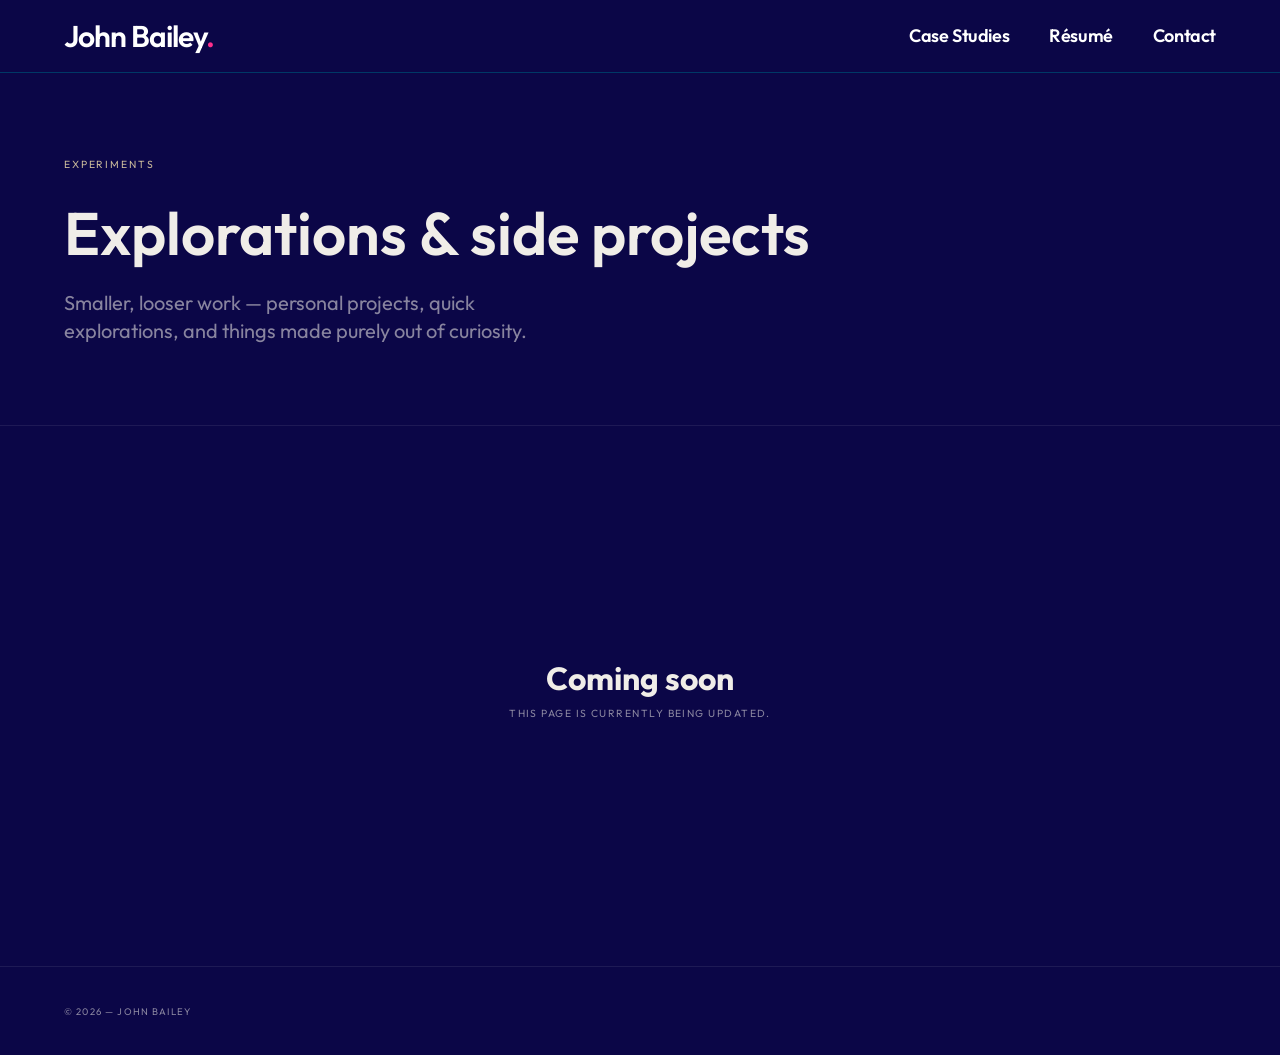
<file: experiments.html>
<!DOCTYPE html>
<html lang="en">
<head>
  <meta charset="UTF-8" />
  <meta name="viewport" content="width=device-width, initial-scale=1.0, viewport-fit=cover" />
  <title>Experiments — John Bailey</title>
  <link rel="stylesheet" href="style.css?v=blue-divider-4" />
</head>
<body>

<nav>
  <div class="nav-inner">
    <a href="index.html" class="nav-logo">John Bailey<span>.</span></a>
    <button class="nav-toggle" aria-label="Toggle menu" aria-expanded="false">
      <span></span><span></span><span></span>
    </button>
    <div class="nav-links">
      <a href="cases.html" class="nav-link ">Case Studies</a>
      <a href="resume.html" class="nav-link ">Résumé</a>
      <a href="contact.html" class="nav-link ">Contact</a>
    </div>
  </div>
</nav>

<script>
(function () {
  /* ── Hamburger toggle ── */
  var toggle = document.querySelector('.nav-toggle');
  var links  = document.querySelector('.nav-links');
  if (toggle) {
    toggle.addEventListener('click', function () {
      var open = links.classList.toggle('open');
      toggle.classList.toggle('open', open);
      toggle.setAttribute('aria-expanded', String(open));
      document.body.style.overflow = open ? 'hidden' : '';
    });
    links.querySelectorAll('.nav-link').forEach(function (l) {
      l.addEventListener('click', function () {
        links.classList.remove('open');
        toggle.classList.remove('open');
        toggle.setAttribute('aria-expanded', 'false');
        document.body.style.overflow = '';
      });
    });
  }

  /*
   * ── Nav-height sync ──────────────────────────────────────────────────────
   * Reads the nav's actual rendered height (which already includes
   * env(safe-area-inset-top) because the nav has padding-top for it).
   * Writes that value into --nav-height on :root so body padding-top
   * always matches exactly, on every device and orientation.
   */
  function syncNavHeight() {
    var h = document.querySelector('nav').offsetHeight;
    document.documentElement.style.setProperty('--nav-height', h + 'px');
  }
  syncNavHeight();
  window.addEventListener('resize', syncNavHeight);
  /* Re-sync after fonts load — web fonts can change the logo height */
  if (document.fonts && document.fonts.ready) {
    document.fonts.ready.then(syncNavHeight);
  }
})();
</script>

<main>


  <div class="page-hero-wrap">
  <div class="page-hero">
    <div class="page-label">Experiments</div>
    <h1 class="page-title">Explorations & side projects</h1>
    <p class="page-sub">Smaller, looser work — personal projects, quick explorations, and things made purely out of curiosity.</p>
  </div>
  </div>

  <!-- ============================================================
       EXPERIMENTS GRID
       Add/remove .exp-item blocks to add/remove experiments.
       Each item can link to an external URL or an internal page.
       ============================================================ -->
  <div class="exp-grid-wrap">
    <div class="exp-grid">

      <!-- EXPERIMENT 1 — duplicate this block to add more -->
      <a href="#" class="exp-item">
        <div class="exp-img-wrap">
          <!-- Replace with: <img src="images/exp-1.jpg" alt="Description" class="exp-img" /> -->
          <div class="exp-img-ph">
            <div class="exp-pattern"></div>
            <span class="exp-ph-lbl">Preview</span>
          </div>
        </div>
        <div class="exp-body">
          <div class="exp-meta">
            <span class="exp-num">01</span>
            <span class="exp-year">2024</span><!-- EDIT: year -->
          </div>
          <h3 class="exp-title">Experiment title here</h3><!-- EDIT -->
          <p class="exp-desc">A short description of what this is and why you made it. Keep it to two or three sentences.</p><!-- EDIT -->
          <div class="exp-arrow">
            View ↗
          </div>
        </div>
      </a>

      <!-- EXPERIMENT 2 -->
      <a href="#" class="exp-item">
        <div class="exp-img-wrap">
          <div class="exp-img-ph">
            <div class="exp-pattern"></div>
            <span class="exp-ph-lbl">Preview</span>
          </div>
        </div>
        <div class="exp-body">
          <div class="exp-meta">
            <span class="exp-num">02</span>
            <span class="exp-year">2024</span><!-- EDIT -->
          </div>
          <h3 class="exp-title">Experiment title here</h3><!-- EDIT -->
          <p class="exp-desc">A short description of what this is and why you made it. Keep it to two or three sentences.</p><!-- EDIT -->
          <div class="exp-arrow">View ↗</div>
        </div>
      </a>

      <!-- EXPERIMENT 3 -->
      <a href="#" class="exp-item">
        <div class="exp-img-wrap">
          <div class="exp-img-ph">
            <div class="exp-pattern"></div>
            <span class="exp-ph-lbl">Preview</span>
          </div>
        </div>
        <div class="exp-body">
          <div class="exp-meta">
            <span class="exp-num">03</span>
            <span class="exp-year">2023</span><!-- EDIT -->
          </div>
          <h3 class="exp-title">Experiment title here</h3><!-- EDIT -->
          <p class="exp-desc">A short description of what this is and why you made it. Keep it to two or three sentences.</p><!-- EDIT -->
          <div class="exp-arrow">View ↗</div>
        </div>
      </a>

      <!-- EXPERIMENT 4 -->
      <a href="#" class="exp-item">
        <div class="exp-img-wrap">
          <div class="exp-img-ph">
            <div class="exp-pattern"></div>
            <span class="exp-ph-lbl">Preview</span>
          </div>
        </div>
        <div class="exp-body">
          <div class="exp-meta">
            <span class="exp-num">04</span>
            <span class="exp-year">2023</span><!-- EDIT -->
          </div>
          <h3 class="exp-title">Experiment title here</h3><!-- EDIT -->
          <p class="exp-desc">A short description of what this is and why you made it. Keep it to two or three sentences.</p><!-- EDIT -->
          <div class="exp-arrow">View ↗</div>
        </div>
      </a>

      <!-- EXPERIMENT 5 -->
      <a href="#" class="exp-item">
        <div class="exp-img-wrap">
          <div class="exp-img-ph">
            <div class="exp-pattern"></div>
            <span class="exp-ph-lbl">Preview</span>
          </div>
        </div>
        <div class="exp-body">
          <div class="exp-meta">
            <span class="exp-num">05</span>
            <span class="exp-year">2023</span><!-- EDIT -->
          </div>
          <h3 class="exp-title">Experiment title here</h3><!-- EDIT -->
          <p class="exp-desc">A short description of what this is and why you made it. Keep it to two or three sentences.</p><!-- EDIT -->
          <div class="exp-arrow">View ↗</div>
        </div>
      </a>

      <!-- EXPERIMENT 6 -->
      <a href="#" class="exp-item">
        <div class="exp-img-wrap">
          <div class="exp-img-ph">
            <div class="exp-pattern"></div>
            <span class="exp-ph-lbl">Preview</span>
          </div>
        </div>
        <div class="exp-body">
          <div class="exp-meta">
            <span class="exp-num">06</span>
            <span class="exp-year">2022</span><!-- EDIT -->
          </div>
          <h3 class="exp-title">Experiment title here</h3><!-- EDIT -->
          <p class="exp-desc">A short description of what this is and why you made it. Keep it to two or three sentences.</p><!-- EDIT -->
          <div class="exp-arrow">View ↗</div>
        </div>
      </a>

    </div>
  </div>


  <div class="coming-soon-wrap">
    <p class="coming-soon-label">Coming soon</p>
    <p class="coming-soon-sub">This page is currently being updated.</p>
  </div>
</main>

<footer>
  <div class="footer-inner">
    <p>© 2026 — John Bailey</p>
  </div>
</footer>

<style>
  .exp-grid-wrap { padding: 0 64px 120px; max-width: 1920px; margin: 0 auto; }

  /* 3-column grid — feels looser than the case study 4-col */
  .exp-grid {
    display: grid;
    grid-template-columns: repeat(3, 1fr);
    gap: 1px;
    background: var(--border);
    border: 1px solid var(--border);
  }

  .exp-item {
    background: var(--bg-2);
    display: flex; flex-direction: column;
    transition: background 0.4s var(--ease);
    position: relative; cursor: pointer;
  }
  .exp-item::after {
    content: ''; position: absolute; inset: 0;
    background: linear-gradient(160deg, var(--accent-glow) 0%, transparent 55%);
    opacity: 0; transition: opacity 0.4s; pointer-events: none;
  }
  .exp-item:hover { background: var(--bg-3); }
  .exp-item:hover::after { opacity: 1; }
  .exp-item:hover .exp-arrow { letter-spacing: 0.2em; }

  /* Image area — slightly taller ratio for a looser feel */
  .exp-img-wrap { width: 100%; aspect-ratio: 4 / 3; overflow: hidden; flex-shrink: 0; position: relative; }
  .exp-img { width: 100%; height: 100%; object-fit: cover; transition: transform 0.6s var(--ease); display: block; }
  .exp-item:hover .exp-img { transform: scale(1.04); }

  .exp-img-ph {
    width: 100%; height: 100%; background: var(--bg-3);
    display: flex; align-items: center; justify-content: center;
    position: relative; overflow: hidden;
  }
  .exp-pattern {
    position: absolute; inset: 0;
    background: repeating-linear-gradient(
      -55deg, transparent, transparent 20px,
      rgba(255,255,255,0.015) 20px, rgba(255,255,255,0.015) 21px
    );
  }
  .exp-ph-lbl {
    font-family: var(--mono); font-size: 0.6rem; letter-spacing: 0.12em;
    text-transform: uppercase; color: var(--text-dim);
    border: 1px solid var(--border); padding: 7px 14px; position: relative; z-index: 1;
  }

  /* Body */
  .exp-body { padding: 28px 32px 32px; display: flex; flex-direction: column; flex: 1; }
  .exp-meta { display: flex; align-items: center; justify-content: space-between; margin-bottom: 14px; }
  .exp-num {
    font-family: var(--mono); font-size: 0.58rem; letter-spacing: 0.15em;
    color: var(--text-dim); text-transform: uppercase;
  }
  .exp-year {
    font-family: var(--mono); font-size: 0.58rem; letter-spacing: 0.1em;
    color: var(--text-dim); text-transform: uppercase;
  }
  .exp-title {

     margin-bottom: 12px; flex: 1;
  }
  .exp-desc { font-size: 0.82rem; color: var(--text-muted); line-height: 1.7; margin-bottom: 24px; }
  .exp-arrow {
    font-family: var(--mono); font-size: 0.62rem; letter-spacing: 0.12em;
    text-transform: uppercase; color: var(--accent);
    transition: letter-spacing 0.3s var(--ease); margin-top: auto;
  }

  @media (max-width: 1100px) {
    .exp-grid { grid-template-columns: repeat(2, 1fr); }
  }
  @media (max-width: 768px) {
    .exp-grid-wrap { padding: 0 24px 80px; }
    .exp-grid { grid-template-columns: 1fr; }
  }
  .exp-grid-wrap { display: none; }
  .coming-soon-wrap { display: flex; flex-direction: column; align-items: center; justify-content: center; min-height: 60vh; gap: 12px; }
  .coming-soon-label { font-family: var(--serif); font-size: 2rem; font-weight: 700; color: var(--text); }
  .coming-soon-sub { font-family: var(--mono); font-size: 0.65rem; letter-spacing: 0.14em; text-transform: uppercase; color: var(--text-dim); }
</style>

</body>
</html>
</file>
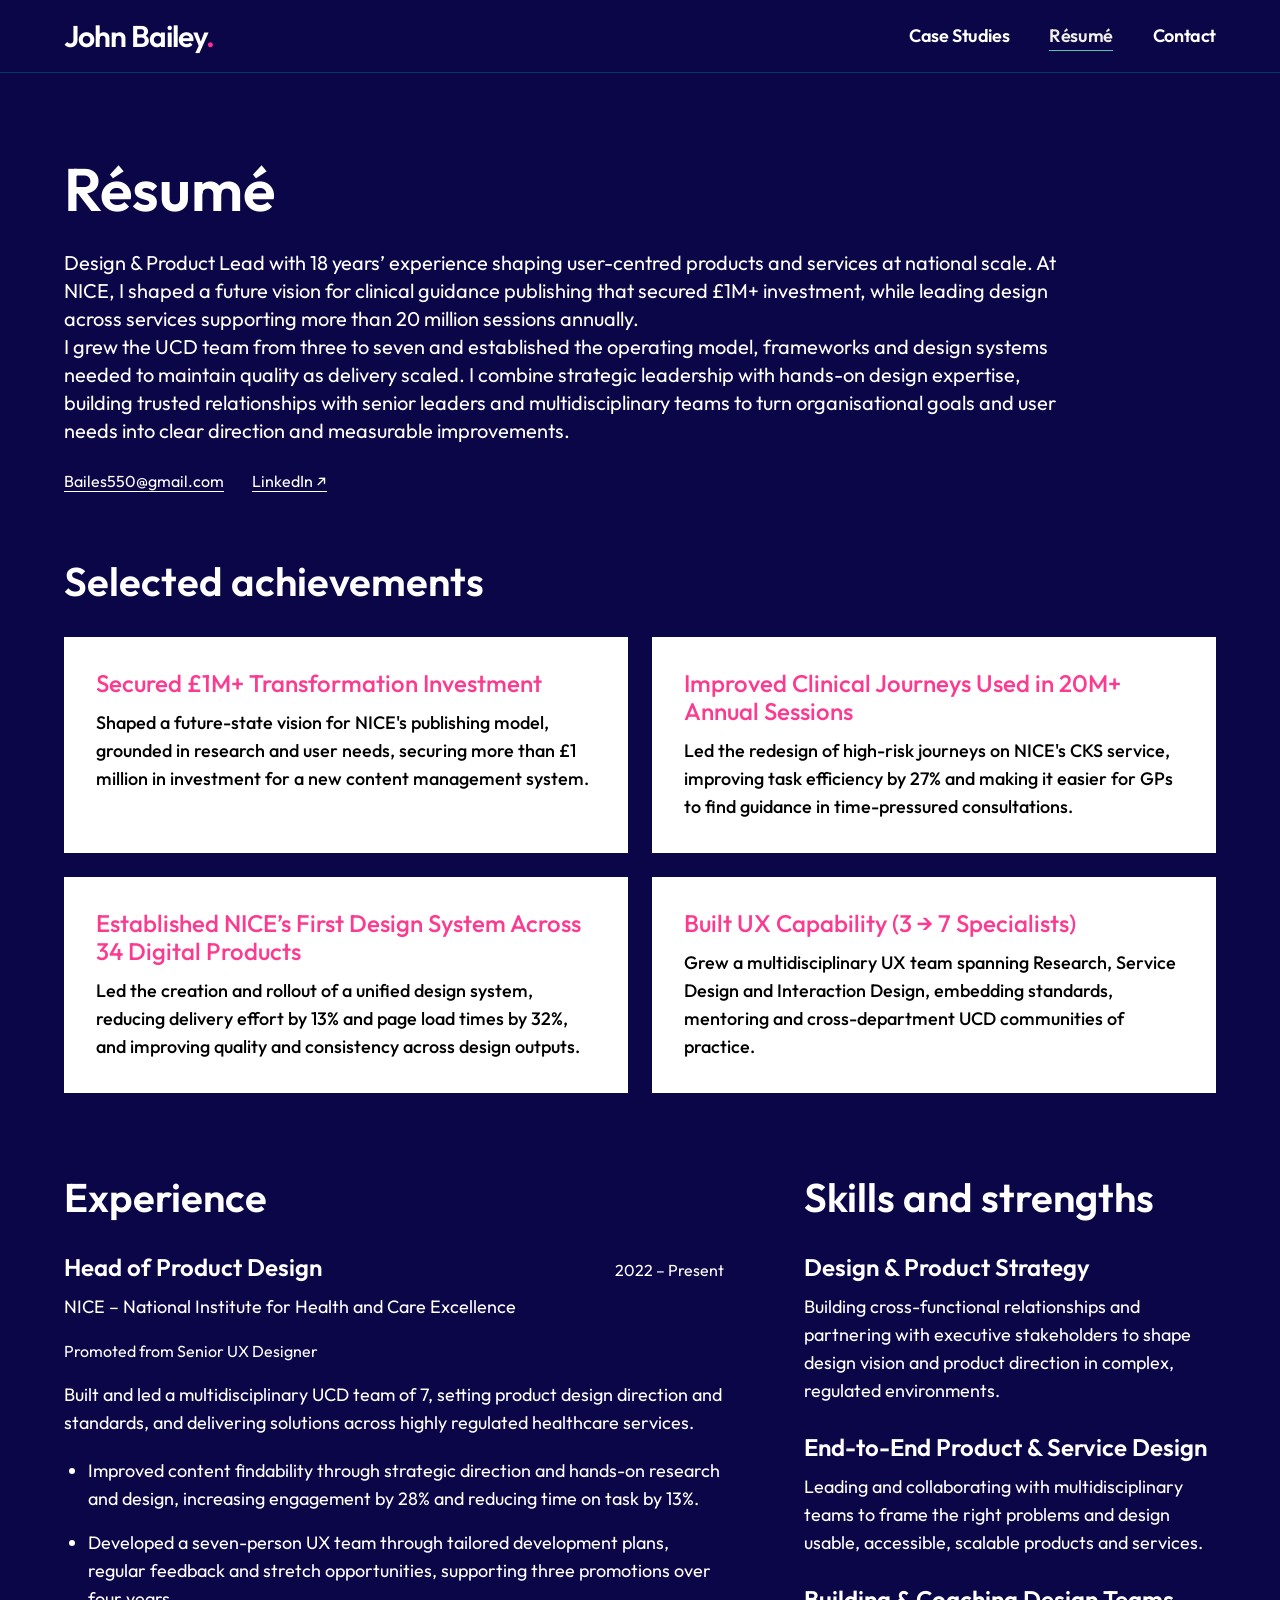
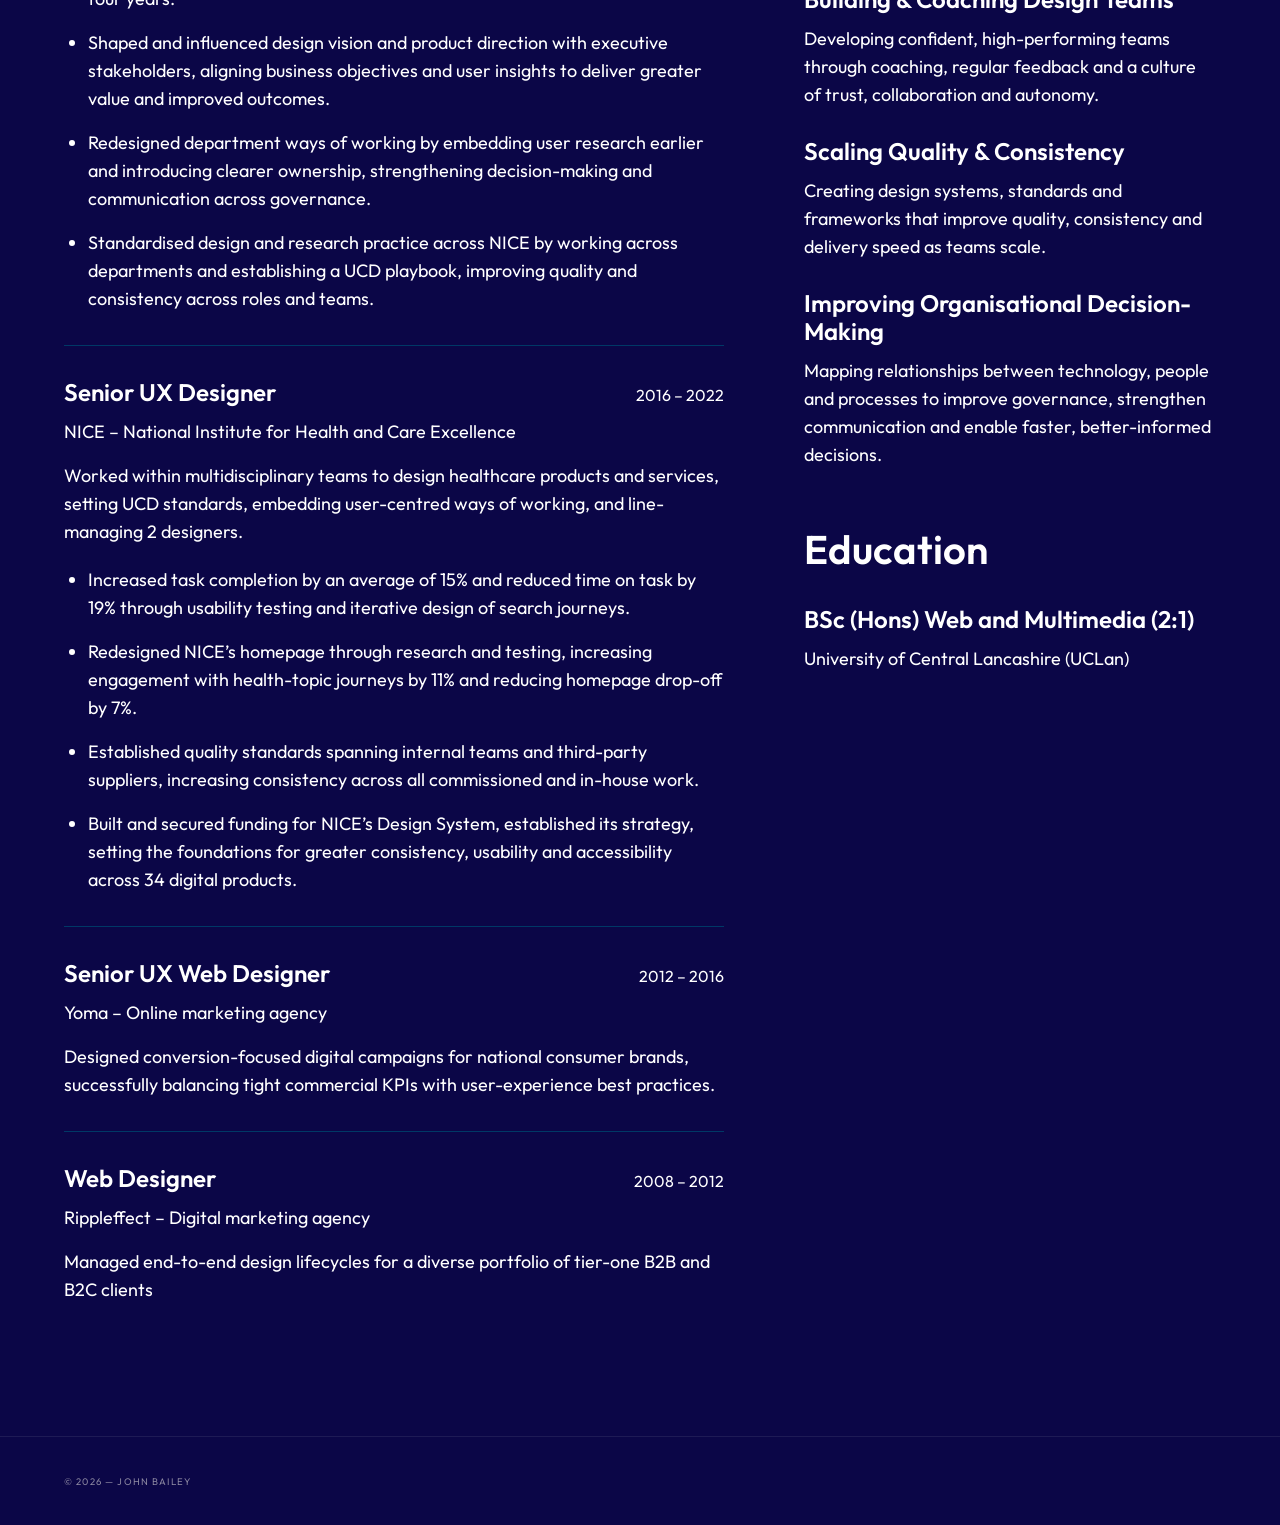
<file: resume.html>
<!DOCTYPE html>
<html lang="en">
<head>
  <meta charset="UTF-8" />
  <meta name="viewport" content="width=device-width, initial-scale=1.0, viewport-fit=cover" />
  <title>Résumé — John Bailey</title>
  <link rel="stylesheet" href="style.css?v=blue-divider-4" />
</head>
<body>

<nav>
  <div class="nav-inner">
    <a href="index.html" class="nav-logo">John Bailey<span>.</span></a>
    <button class="nav-toggle" aria-label="Toggle menu" aria-expanded="false">
      <span></span><span></span><span></span>
    </button>
    <div class="nav-links">
      <a href="cases.html" class="nav-link ">Case Studies</a>
      <a href="resume.html" class="nav-link active">Résumé</a>
      <a href="contact.html" class="nav-link ">Contact</a>
    </div>
  </div>
</nav>

<script>
(function () {
  /* ── Hamburger toggle ── */
  var toggle = document.querySelector('.nav-toggle');
  var links  = document.querySelector('.nav-links');
  if (toggle) {
    toggle.addEventListener('click', function () {
      var open = links.classList.toggle('open');
      toggle.classList.toggle('open', open);
      toggle.setAttribute('aria-expanded', String(open));
      document.body.style.overflow = open ? 'hidden' : '';
    });
    links.querySelectorAll('.nav-link').forEach(function (l) {
      l.addEventListener('click', function () {
        links.classList.remove('open');
        toggle.classList.remove('open');
        toggle.setAttribute('aria-expanded', 'false');
        document.body.style.overflow = '';
      });
    });
  }

  /*
   * ── Nav-height sync ──────────────────────────────────────────────────────
   * Reads the nav's actual rendered height (which already includes
   * env(safe-area-inset-top) because the nav has padding-top for it).
   * Writes that value into --nav-height on :root so body padding-top
   * always matches exactly, on every device and orientation.
   */
  function syncNavHeight() {
    var h = document.querySelector('nav').offsetHeight;
    document.documentElement.style.setProperty('--nav-height', h + 'px');
  }
  syncNavHeight();
  window.addEventListener('resize', syncNavHeight);
  /* Re-sync after fonts load — web fonts can change the logo height */
  if (document.fonts && document.fonts.ready) {
    document.fonts.ready.then(syncNavHeight);
  }
})();
</script>

<main class="resume-page">
<header class="resume-intro">
<h1>Résumé</h1>
<p class="resume-summary">Design &amp; Product Lead with 18 years’ experience shaping user-centred products and services at national scale. At NICE, I shaped a future vision for clinical guidance publishing that secured £1M+ investment, while leading design across services supporting more than 20 million sessions annually.</p>
<p class="resume-summary">I grew the UCD team from three to seven and established the operating model, frameworks and design systems needed to maintain quality as delivery scaled. I combine strategic leadership with hands-on design expertise, building trusted relationships with senior leaders and multidisciplinary teams to turn organisational goals and user needs into clear direction and measurable improvements.</p>
<div class="resume-contact"><a href="mailto:Bailes550@gmail.com">Bailes550@gmail.com</a><a href="https://linkedin.com/in/john-bailey550" target="_blank" rel="noopener">LinkedIn ↗</a></div>
</header>
<section class="resume-achievements" aria-labelledby="achievements-heading"><h2 id="achievements-heading">Selected achievements</h2><div class="achievement-grid"><article class="achievement"><h3>Secured £1M+ Transformation Investment</h3><p>Shaped a future-state vision for NICE&#x27;s publishing model, grounded in research and user needs, securing more than £1 million in investment for a new content management system.</p></article><article class="achievement"><h3>Improved Clinical Journeys Used in 20M+ Annual Sessions</h3><p>Led the redesign of high-risk journeys on NICE&#x27;s CKS service, improving task efficiency by 27% and making it easier for GPs to find guidance in time-pressured consultations.</p></article><article class="achievement"><h3>Established NICE’s First Design System Across 34 Digital Products</h3><p>Led the creation and rollout of a unified design system, reducing delivery effort by 13% and page load times by 32%, and improving quality and consistency across design outputs.</p></article><article class="achievement"><h3>Built UX Capability (3 → 7 Specialists)</h3><p>Grew a multidisciplinary UX team spanning Research, Service Design and Interaction Design, embedding standards, mentoring and cross-department UCD communities of practice.</p></article></div></section><div class="resume-grid"><section aria-labelledby="experience-heading"><h2 id="experience-heading">Experience</h2><article class="resume-entry"><div class="entry-head"><h3>Head of Product Design</h3><span class="entry-date">2022 – Present</span></div><p class="entry-company">NICE – National Institute for Health and Care Excellence</p><p class="promotion-note">Promoted from Senior UX Designer</p><p>Built and led a multidisciplinary UCD team of 7, setting product design direction and standards, and delivering solutions across highly regulated healthcare services.</p><ul><li>Improved content findability through strategic direction and hands-on research and design, increasing engagement by 28% and reducing time on task by 13%.</li><li>Developed a seven-person UX team through tailored development plans, regular feedback and stretch opportunities, supporting three promotions over four years.</li><li>Shaped and influenced design vision and product direction with executive stakeholders, aligning business objectives and user insights to deliver greater value and improved outcomes.</li><li>Redesigned department ways of working by embedding user research earlier and introducing clearer ownership, strengthening decision-making and communication across governance.</li><li>Standardised design and research practice across NICE by working across departments and establishing a UCD playbook, improving quality and consistency across roles and teams.</li></ul></article><article class="resume-entry"><div class="entry-head"><h3>Senior UX Designer</h3><span class="entry-date">2016 – 2022</span></div><p class="entry-company">NICE – National Institute for Health and Care Excellence</p><p>Worked within multidisciplinary teams to design healthcare products and services, setting UCD standards, embedding user-centred ways of working, and line-managing 2 designers.</p><ul><li>Increased task completion by an average of 15% and reduced time on task by 19% through usability testing and iterative design of search journeys.</li><li>Redesigned NICE’s homepage through research and testing, increasing engagement with health-topic journeys by 11% and reducing homepage drop-off by 7%.</li><li>Established quality standards spanning internal teams and third-party suppliers, increasing consistency across all commissioned and in-house work.</li><li>Built and secured funding for NICE’s Design System, established its strategy, setting the foundations for greater consistency, usability and accessibility across 34 digital products.</li></ul></article><article class="resume-entry"><div class="entry-head"><h3>Senior UX Web Designer</h3><span class="entry-date">2012 – 2016</span></div><p class="entry-company">Yoma – Online marketing agency</p><p>Designed conversion-focused digital campaigns for national consumer brands, successfully balancing tight commercial KPIs with user-experience best practices.</p></article><article class="resume-entry"><div class="entry-head"><h3>Web Designer</h3><span class="entry-date">2008 – 2012</span></div><p class="entry-company">Rippleffect – Digital marketing agency</p><p>Managed end-to-end design lifecycles for a diverse portfolio of tier-one B2B and B2C clients</p></article></section><aside class="resume-sidebar"><section aria-labelledby="strengths-heading"><h2 id="strengths-heading">Skills and strengths</h2><div class="resume-skill"><h3>Design &amp; Product Strategy</h3><p>Building cross-functional relationships and partnering with executive stakeholders to shape design vision and product direction in complex, regulated environments.</p></div><div class="resume-skill"><h3>End-to-End Product &amp; Service Design</h3><p>Leading and collaborating with multidisciplinary teams to frame the right problems and design usable, accessible, scalable products and services.</p></div><div class="resume-skill"><h3>Building &amp; Coaching Design Teams</h3><p>Developing confident, high-performing teams through coaching, regular feedback and a culture of trust, collaboration and autonomy.</p></div><div class="resume-skill"><h3>Scaling Quality &amp; Consistency</h3><p>Creating design systems, standards and frameworks that improve quality, consistency and delivery speed as teams scale.</p></div><div class="resume-skill"><h3>Improving Organisational Decision-Making</h3><p>Mapping relationships between technology, people and processes to improve governance, strengthen communication and enable faster, better-informed decisions.</p></div></section><section class="resume-education" aria-labelledby="education-heading"><h2 id="education-heading">Education</h2><h3>BSc (Hons) Web and Multimedia (2:1)</h3><p>University of Central Lancashire (UCLan)</p></section></aside></div></main>

<footer>
  <div class="footer-inner">
  <p>© 2026 — John Bailey</p>
  </div>
</footer>

<style>
.resume-page { max-width: 1920px; margin: 0 auto; padding: 80px 64px 100px; color: var(--neutral-white); }
.resume-page p, .resume-page li { font-size: 18px; line-height: 28px; }
.resume-intro { max-width: 1000px; margin-bottom: 64px; }
.resume-intro h1 { margin-bottom: 24px; }
.resume-page .resume-summary { font-size: var(--type-lead-size); line-height: var(--type-lead-line); }
.resume-contact { display: flex; flex-wrap: wrap; gap: 12px 28px; margin-top: 24px; }
.resume-contact a { color: var(--neutral-white); text-decoration: underline; text-underline-offset: 4px; overflow-wrap: anywhere; }
.resume-page h2 { font-size: var(--type-h3-size); line-height: var(--type-h3-line); margin-bottom: 32px; }
.resume-page h3 { font-size: var(--type-h5-size); line-height: var(--type-h5-line); margin-bottom: 12px; }
.achievement-grid { display: grid; grid-template-columns: repeat(2,minmax(0,1fr)); gap: 24px; }
.achievement { padding: var(--scale-800); background: var(--neutral-white); }
.resume-page .achievement h3 { color: var(--pink-default); font-weight: var(--font-weight-medium); }
.resume-page .achievement p { color: var(--neutral-black); font-weight: var(--font-weight-medium); }
.resume-page a:hover { text-decoration: none; }
.resume-page a:focus-visible { outline: 2px solid var(--pink-default); outline-offset: 4px; }
.resume-grid { display: grid; grid-template-columns: minmax(0, 1.6fr) minmax(0,1fr); gap: 80px; margin-top: 80px; }
.resume-grid > * { min-width: 0; }
.resume-entry { padding: 0 0 32px; margin-bottom: 32px; border-bottom: 1px solid var(--blue-900); }
.resume-entry:last-child { border-bottom: 0; margin-bottom: 0; }
.entry-head { display: flex; justify-content: space-between; align-items: baseline; gap: 16px; flex-wrap: wrap; }
.entry-date { font-size: 16px; line-height: 24px; color: var(--neutral-white); white-space: nowrap; }
.resume-page .entry-company { color: var(--neutral-white); margin-bottom: 16px; }
.resume-page .promotion-note { font-size: 16px; margin-bottom: 16px; }
.resume-entry ul { padding-left: 24px; margin-top: 20px; }
.resume-entry li + li { margin-top: 16px; }
.resume-skill + .resume-skill { margin-top: 28px; }
.resume-education { margin-top: 56px; }
@media (max-width: 1100px) { .resume-grid { grid-template-columns: 1fr; gap: 48px; } }
@media (max-width: 768px) { .resume-page { padding: 48px 24px 64px; } .achievement-grid { grid-template-columns: 1fr; } .achievement { padding: 24px; } .resume-grid { margin-top: 48px; } .resume-intro { margin-bottom: 48px; } }
@media (max-width: 640px) { .resume-page { padding-left: 20px; padding-right: 20px; } }
</style>

</body>
</html>
</file>
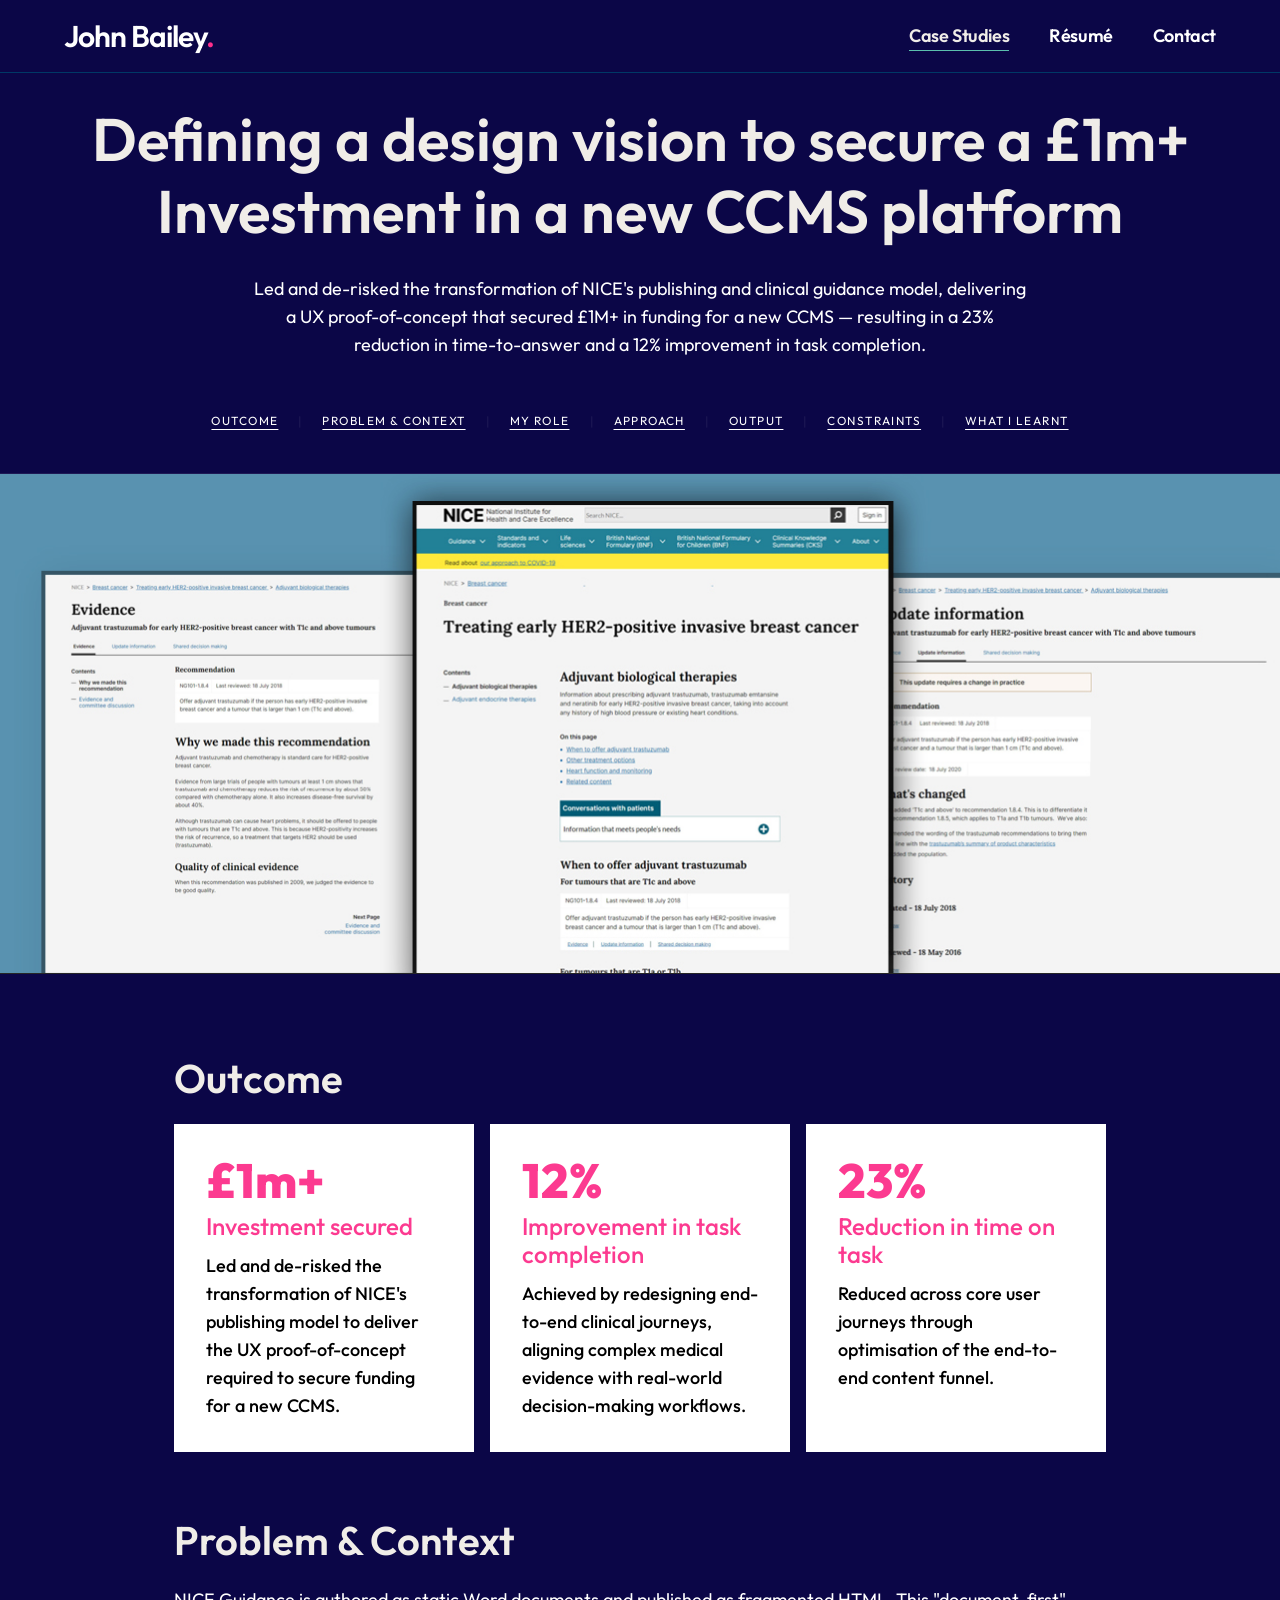
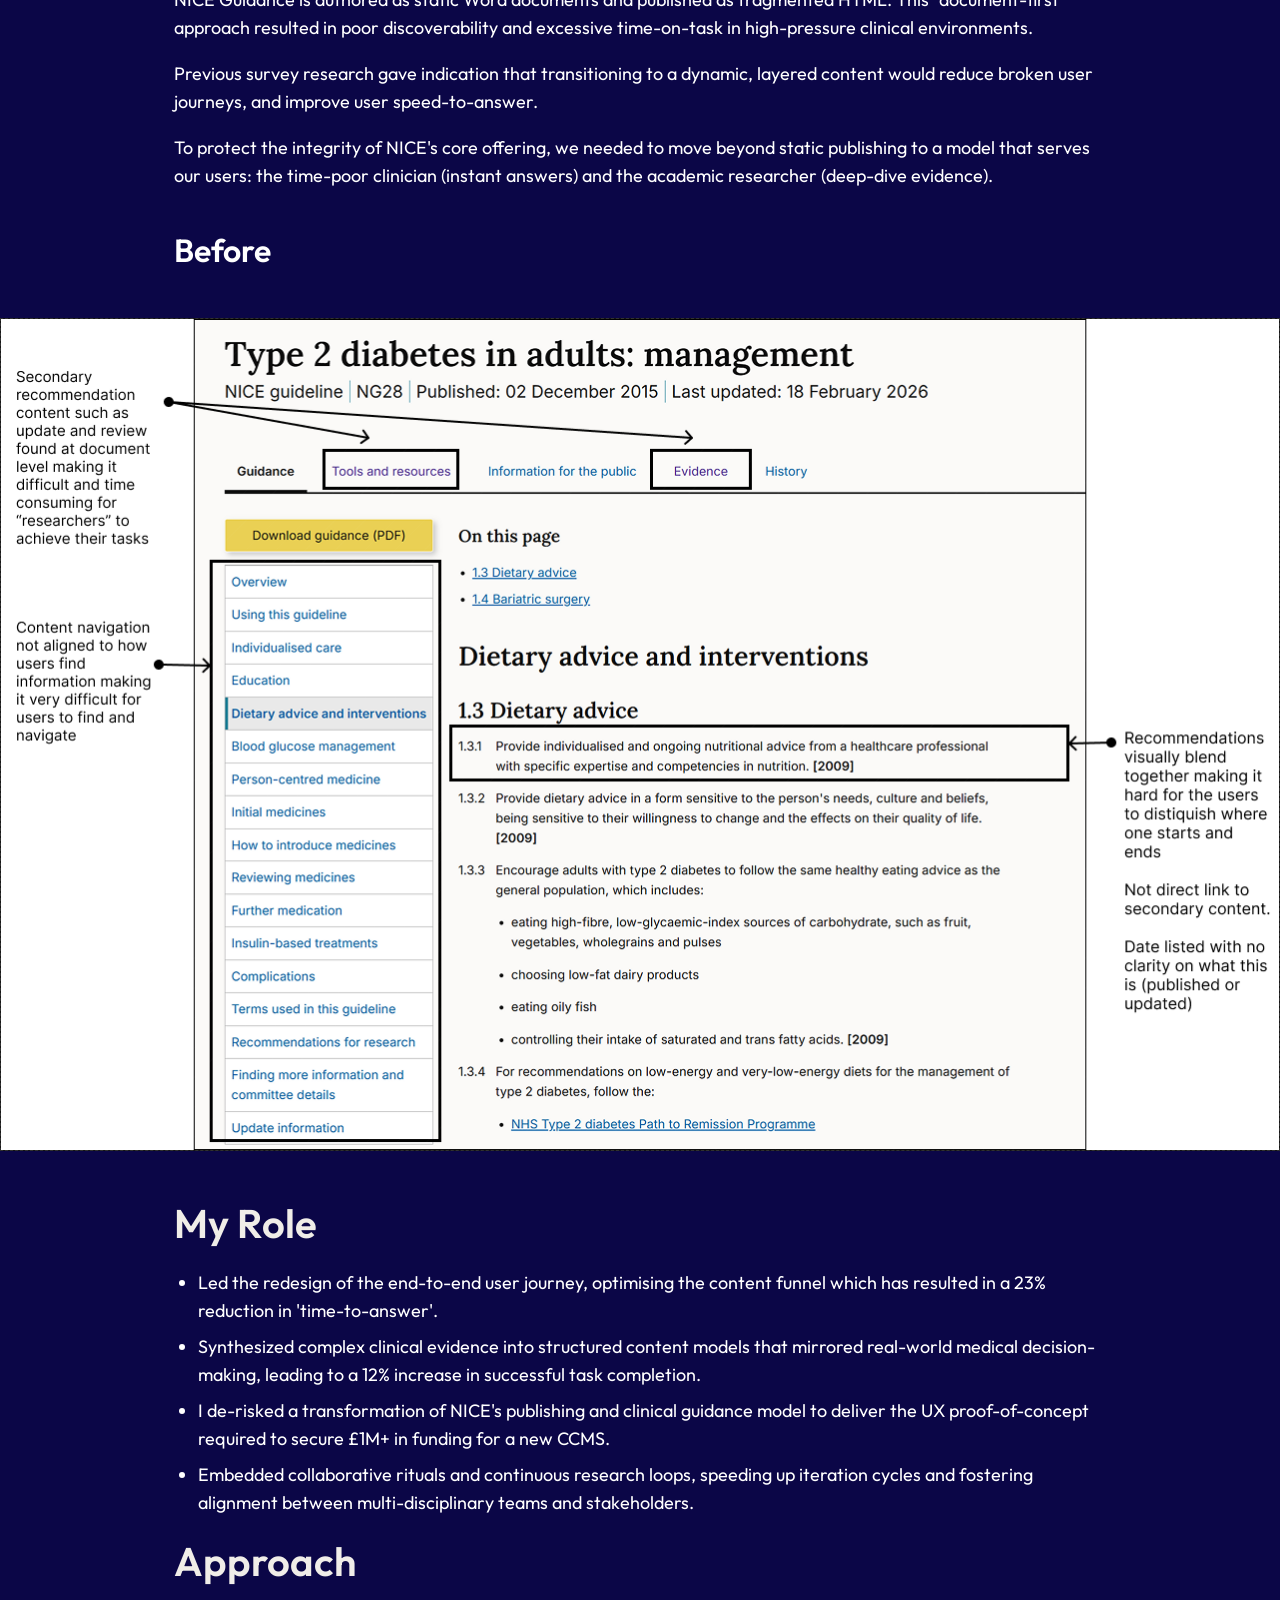
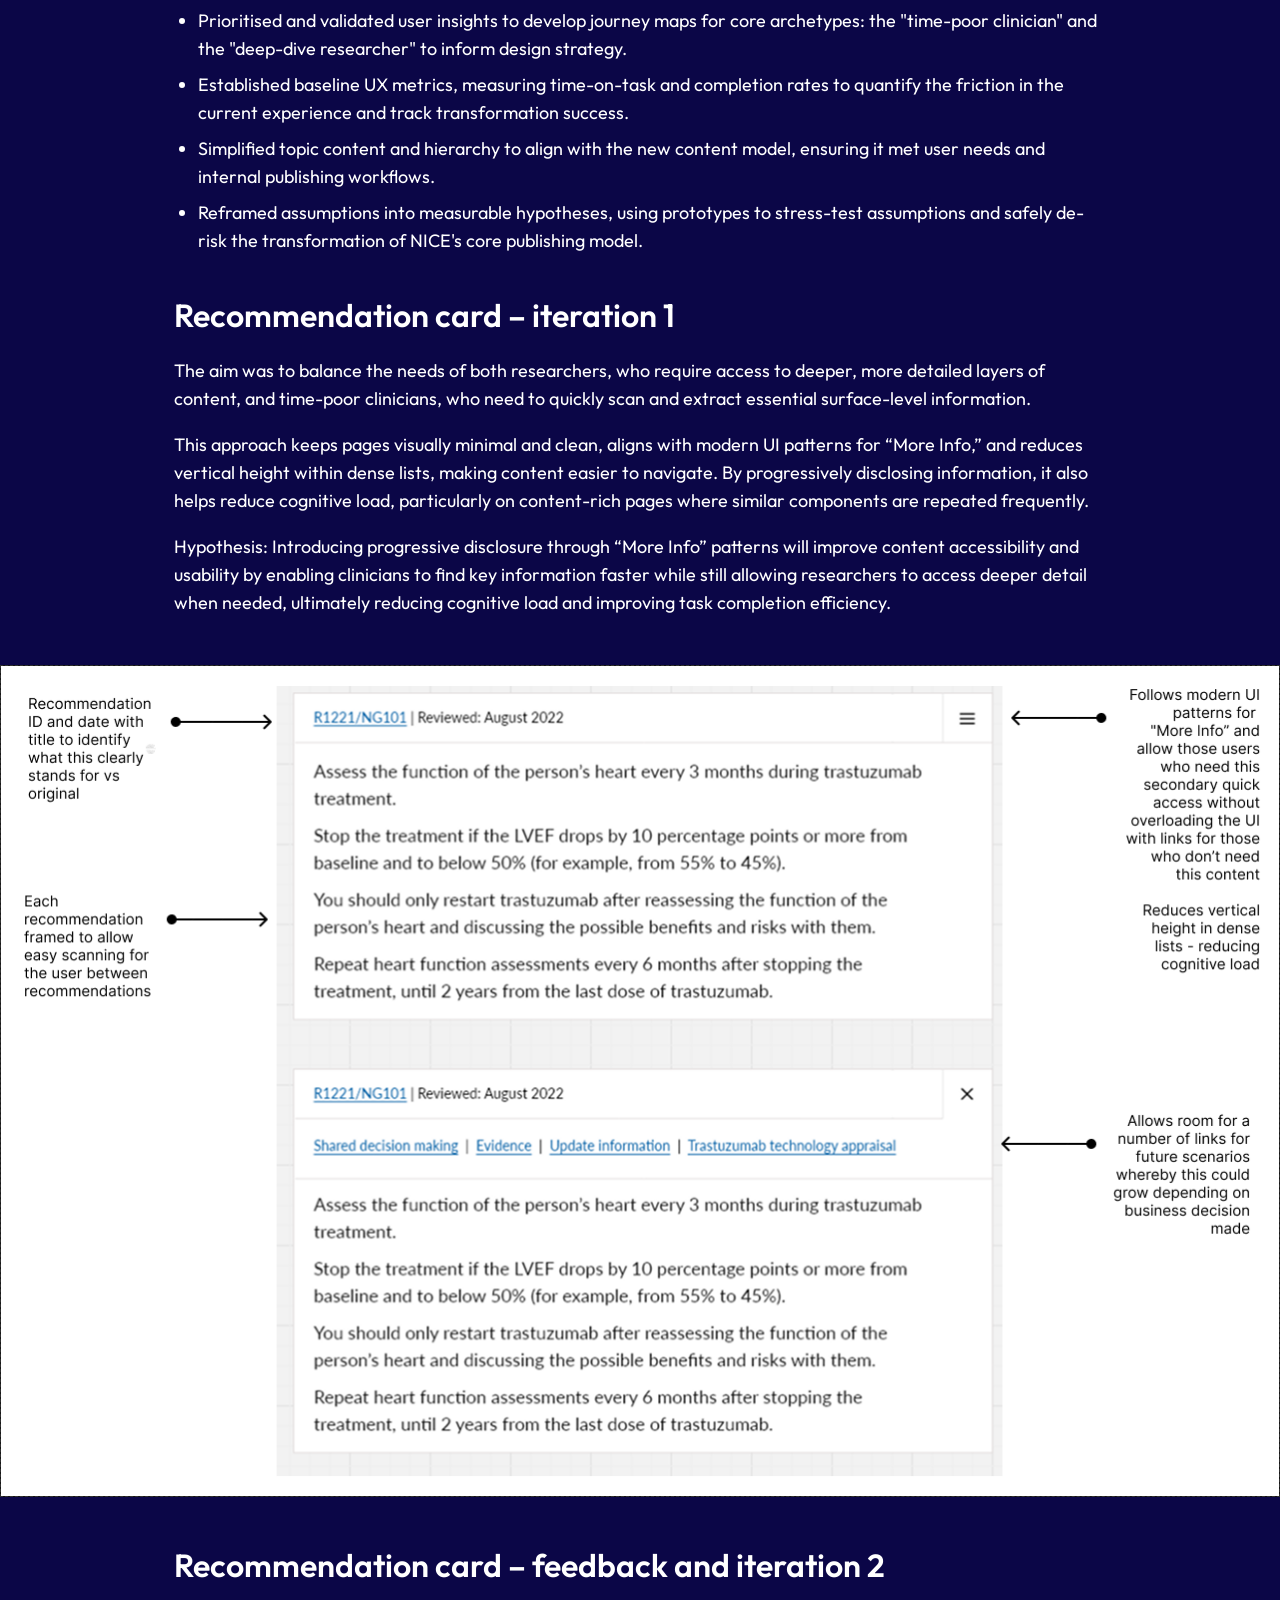
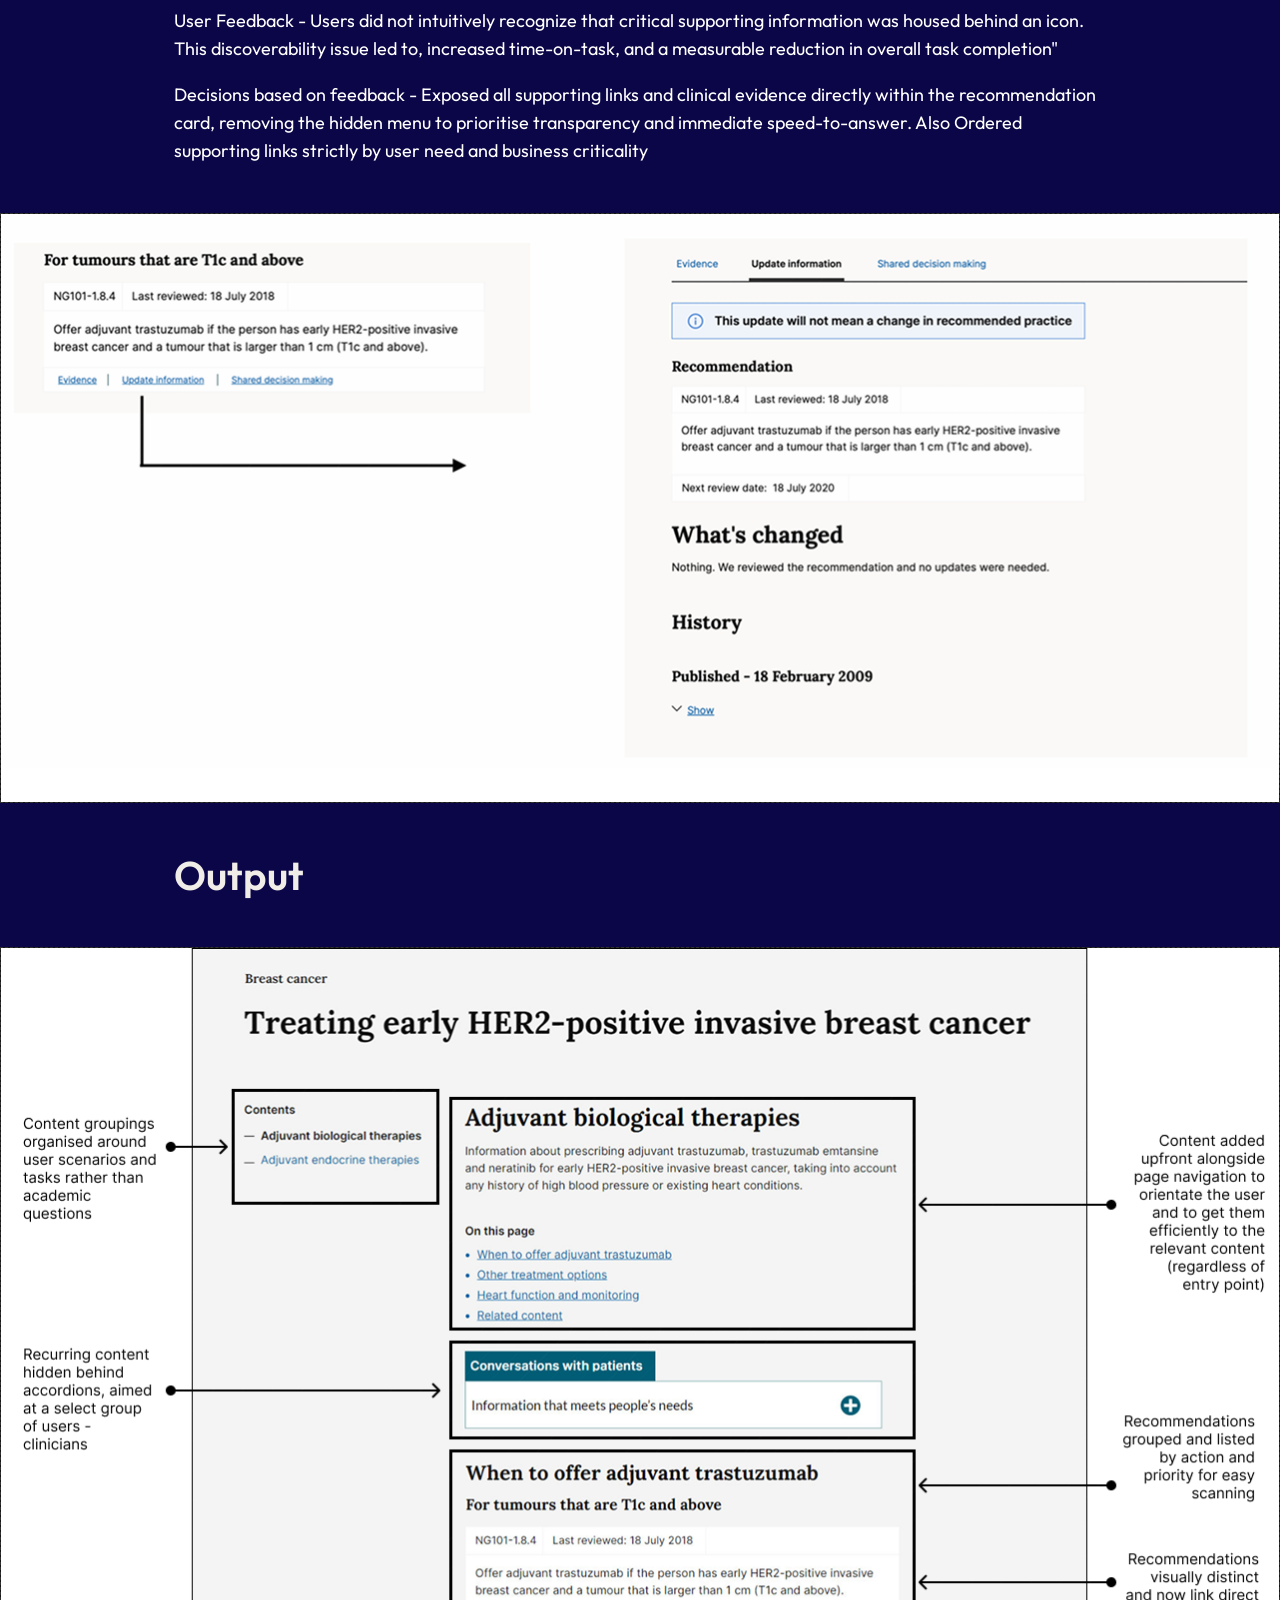
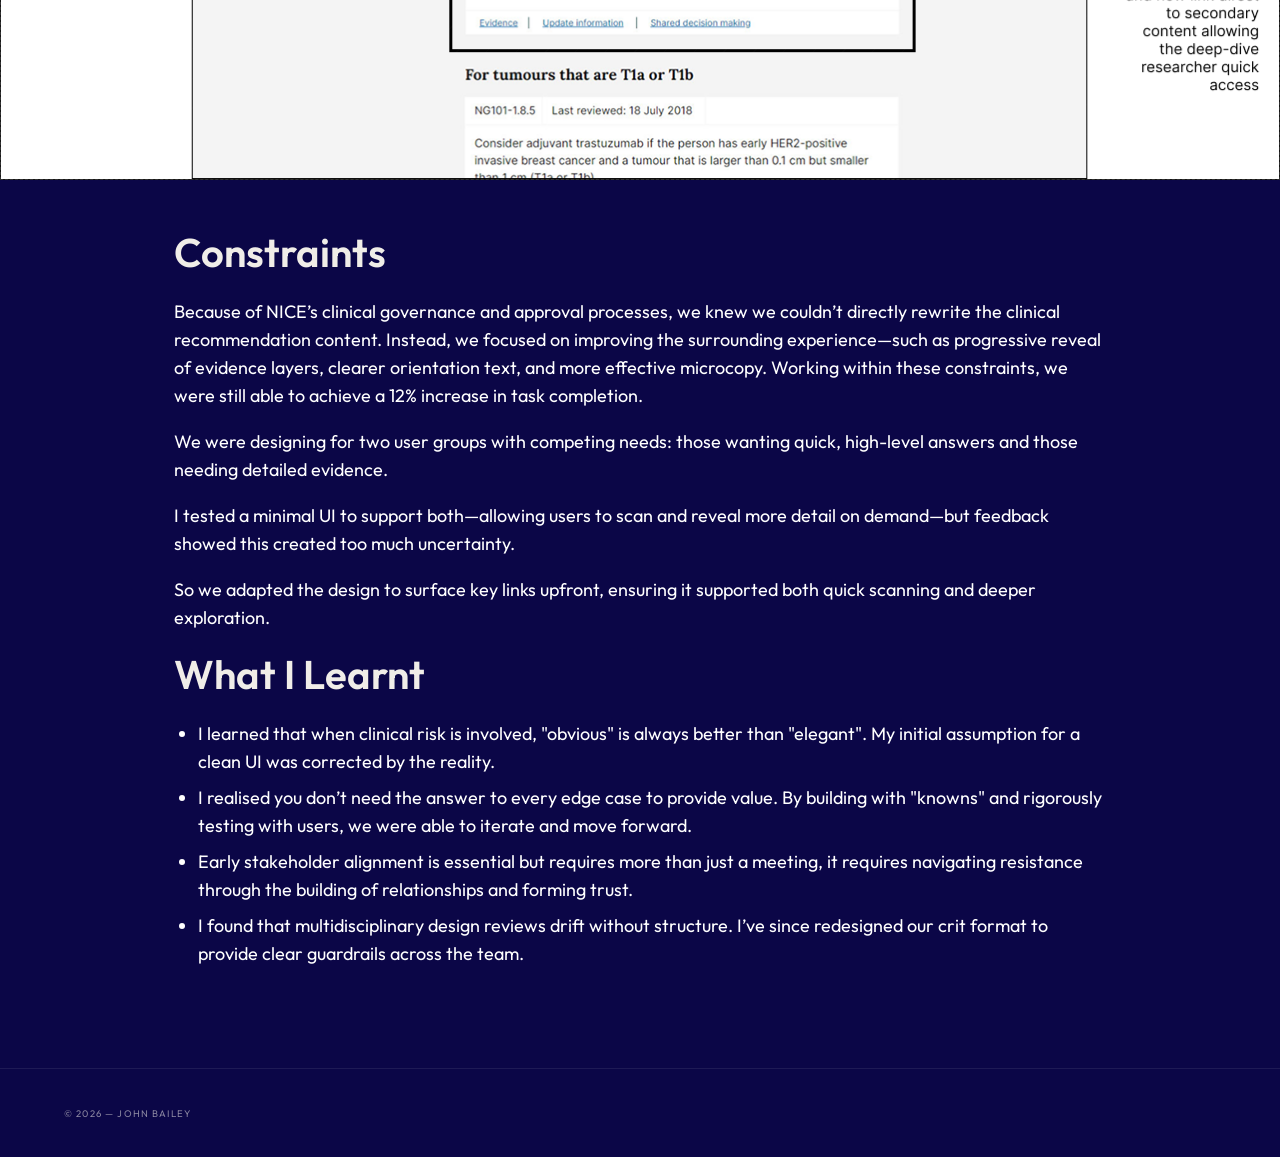
<file: cases/ccmsvision.html>
<!DOCTYPE html>
<html lang="en">
<head>
  <meta charset="UTF-8" />
  <meta name="viewport" content="width=device-width, initial-scale=1.0, viewport-fit=cover" />
  <title>CCMS Vision — John Bailey</title>
  <link rel="stylesheet" href="../style.css?v=case-mobile-26" />
</head>
<body class="case-study">

<nav>
  <div class="nav-inner">
    <a href="../index.html" class="nav-logo">John Bailey<span>.</span></a>
    <button class="nav-toggle" aria-label="Toggle menu" aria-expanded="false">
      <span></span><span></span><span></span>
    </button>
    <div class="nav-links">
      <a href="../cases.html" class="nav-link active">Case Studies</a>
      <a href="../resume.html" class="nav-link ">Résumé</a>
      <a href="../contact.html" class="nav-link ">Contact</a>
    </div>
  </div>
</nav>

<script>
(function () {
  var toggle = document.querySelector('.nav-toggle');
  var links  = document.querySelector('.nav-links');
  if (toggle) {
    toggle.addEventListener('click', function () {
      var open = links.classList.toggle('open');
      toggle.classList.toggle('open', open);
      toggle.setAttribute('aria-expanded', String(open));
      document.body.style.overflow = open ? 'hidden' : '';
    });
    links.querySelectorAll('.nav-link').forEach(function (l) {
      l.addEventListener('click', function () {
        links.classList.remove('open');
        toggle.classList.remove('open');
        toggle.setAttribute('aria-expanded', 'false');
        document.body.style.overflow = '';
      });
    });
  }
  function syncNavHeight() {
    var h = document.querySelector('nav').offsetHeight;
    document.documentElement.style.setProperty('--nav-height', h + 'px');
  }
  syncNavHeight();
  window.addEventListener('resize', syncNavHeight);
  if (document.fonts && document.fonts.ready) {
    document.fonts.ready.then(syncNavHeight);
  }
})();
</script>

<main>

  <!-- HERO -->
  <div class="study-hero-wrap">
    <div class="study-hero">
      <div class="study-hero-left">
        <h1 class="study-title">Defining a design vision to secure a £1m+ Investment in a new CCMS platform</h1>
        <p class="study-desc">Led and de-risked the transformation of NICE's publishing and clinical guidance model, delivering a UX proof-of-concept that secured £1M+ in funding for a new CCMS — resulting in a 23% reduction in time-to-answer and a 12% improvement in task completion.</p>
      </div>
    </div>
  </div>

  <!-- PAGE NAV -->
  <div class="page-nav" aria-label="Page sections">
    <a href="#outcome">Outcome</a>
    <span>|</span>
    <a href="#challenge">Problem &amp; Context</a>
    <span>|</span>
    <a href="#role">My Role</a>
    <span>|</span>
    <a href="#approach">Approach</a>
    <span>|</span>
    <a href="#output">Output</a>
    <span>|</span>
    <a href="#constraints">Constraints</a>
    <span>|</span>
    <a href="#learnt">What I Learnt</a>
  </div>

  <!-- COVER IMAGE -->


    <div class="study-cover">

 <img src="../images/ccms-case.jpg" alt="CCMS redesign" class="cover-img" />
  </div>

  <!-- BODY -->
  <article class="study-body-centered">
    <div class="study-body-col">

      <h2 id="outcome">Outcome</h2>

    </div>

    <div class="outcome-cards">
      <div class="outcome-card">
        <div class="outcome-num">£1m+</div>
        <div class="outcome-headline">Investment secured</div>
        <div class="outcome-body">Led and de-risked the transformation of NICE's publishing model to deliver the UX proof-of-concept required to secure funding for a new CCMS.</div>
      </div>
      <div class="outcome-card">
        <div class="outcome-num">12%</div>
        <div class="outcome-headline">Improvement in task completion</div>
        <div class="outcome-body">Achieved by redesigning end-to-end clinical journeys, aligning complex medical evidence with real-world decision-making workflows.</div>
      </div>
      <div class="outcome-card">
        <div class="outcome-num">23%</div>
        <div class="outcome-headline">Reduction in time on task</div>
        <div class="outcome-body">Reduced across core user journeys through optimisation of the end-to-end content funnel.</div>
      </div>
    </div>

    <div class="study-body-col">

      <h2 id="challenge">Problem &amp; Context</h2>
      <p>NICE Guidance is authored as static Word documents and published as fragmented HTML. This "document-first" approach resulted in poor discoverability and excessive time-on-task in high-pressure clinical environments.</p>
      <p>Previous survey research gave indication that transitioning to a dynamic, layered content would reduce broken user journeys, and improve user speed-to-answer.</p>
      <p>To protect the integrity of NICE's core offering, we needed to move beyond static publishing to a model that serves our users: the time-poor clinician (instant answers) and the academic researcher (deep-dive evidence).</p>
  <h3 class="body-subheading">Before</h3>


    </div>
       <!-- IMAGE with uploaded Vector.jpg -->
    <div class="body-img-ph">
      <img src="Vector.png" alt="Before — existing NICE guidance interface">
    </div>


    <div class="study-body-col">

      <h2 id="role">My Role</h2>
      <ul>
        <li>Led the redesign of the end-to-end user journey, optimising the content funnel which has resulted in a 23% reduction in 'time-to-answer'.</li>
        <li>Synthesized complex clinical evidence into structured content models that mirrored real-world medical decision-making, leading to a 12% increase in successful task completion.</li>
        <li>I de-risked a transformation of NICE's publishing and clinical guidance model to deliver the UX proof-of-concept required to secure £1M+ in funding for a new CCMS.</li>
        <li>Embedded collaborative rituals and continuous research loops, speeding up iteration cycles and fostering alignment between multi-disciplinary teams and stakeholders.</li>
      </ul>

    </div>

    <div class="study-body-col">

      <h2 id="approach">Approach</h2>
      <ul>
        <li>Prioritised and validated user insights to develop journey maps for core archetypes: the "time-poor clinician" and the "deep-dive researcher" to inform design strategy.</li>
        <li>Established baseline UX metrics, measuring time-on-task and completion rates to quantify the friction in the current experience and track transformation success.</li>
        <li>Simplified topic content and hierarchy to align with the new content model, ensuring it met user needs and internal publishing workflows.</li>
        <li>Reframed assumptions into measurable hypotheses, using prototypes to stress-test assumptions and safely de-risk the transformation of NICE's core publishing model.</li>
      </ul>

      <h3 class="body-subheading">Recommendation card – iteration 1</h3>
       <p>The aim was to balance the needs of both researchers, who require access to deeper, more detailed layers of content, and time-poor clinicians, who need to quickly scan and extract essential surface-level information.</p>
        <P>This approach keeps pages visually minimal and clean, aligns with modern UI patterns for “More Info,” and reduces vertical height within dense lists, making content easier to navigate. By progressively disclosing information, it also helps reduce cognitive load, particularly on content-rich pages where similar components are repeated frequently.
</P>
<p>Hypothesis: Introducing progressive disclosure through “More Info” patterns will improve content accessibility and usability by enabling clinicians to find key information faster while still allowing researchers to access deeper detail when needed, ultimately reducing cognitive load and improving task completion efficiency.</p>
    </div>
    <div class="body-img-ph">
      <img src="Reccard1.png" alt="Before — existing NICE guidance interface">
    </div>


    <div class="study-body-col">

     <h3 class="body-subheading">Recommendation card – feedback and iteration 2</h3>
       <p>User Feedback - Users did not intuitively recognize that critical supporting information was housed behind an icon. This discoverability issue led to, increased time-on-task, and a measurable reduction in overall task completion"</p>
       <p>Decisions based on feedback - Exposed all supporting links and clinical evidence directly within the recommendation card, removing the hidden menu to prioritise transparency and immediate speed-to-answer. Also Ordered supporting links strictly by user need and business criticality

</p>

    </div>

    <div class="body-img-ph">
      <img src="recafter.png" alt="Before — existing NICE guidance interface">
    </div>

    <div class="study-body-col">

      <h2 id="output">Output</h2>


    </div>

    <!-- IMAGE -->
    <div class="body-img-ph">
      <img src="after.png" alt="Before — existing NICE guidance interface">
    </div>

     <div class="study-body-col">

      <h2 id="constraints">Constraints</h2>
      <p>Because of NICE’s clinical governance and approval processes, we knew we couldn’t directly rewrite the clinical recommendation content. Instead, we focused on improving the surrounding experience—such as progressive reveal of evidence layers, clearer orientation text, and more effective microcopy. Working within these constraints, we were still able to achieve a 12% increase in task completion.
</p>
<p>We were designing for two user groups with competing needs: those wanting quick, high-level answers and those needing detailed evidence.</p>
<p>I tested a minimal UI to support both—allowing users to scan and reveal more detail on demand—but feedback showed this created too much uncertainty.
</p><p>So we adapted the design to surface key links upfront, ensuring it supported both quick scanning and deeper exploration.
</p>

    </div>

    <div class="study-body-col">

      <h2 id="learnt">What I Learnt</h2>
     <ul><li>I learned that when clinical risk is involved, "obvious" is always better than "elegant". My initial assumption for a clean UI was corrected by the reality.
</li>
<li>I realised you don’t need the answer to every edge case to provide value. By building with "knowns" and rigorously testing with users, we were able to iterate and move forward.
</li><li>
Early stakeholder alignment is essential but requires more than just a meeting, it requires navigating resistance through the building of relationships and forming trust.
</li>
<li>I found that multidisciplinary design reviews drift without structure. I’ve since redesigned our crit format to provide clear guardrails across the team.
</li></ul>

    </div>

  </article>

</main>

<footer>
  <div class="footer-inner">
    <p>© 2026 — John Bailey</p>
  </div>
</footer>

<style>
  /* ── Hero (identical to existing cases) ── */

  .study-hero { padding: 30px 64px 10px; max-width: 1500px; margin: 0 auto; text-align: center; }
  .back-link { display: inline-flex; align-items: center; gap: 10px; font-family: var(--mono); font-size: 0.65rem; letter-spacing: 0.12em; text-transform: uppercase; color: var(--text-muted); margin-bottom: 40px; transition: color 0.25s; }
  .back-link:hover { color: var(--pop); }
  .study-title {     margin-bottom: 28px; }
  .study-desc {  color: var(--text-muted); max-width: 780px;  margin: 0 auto; }
  .page-nav { display: flex; align-items: center; justify-content: center; gap: 20px; flex-wrap: wrap; padding: 40px 64px; border-bottom: 1px solid var(--border); background: var(--bg); }
  .page-nav a { font-family: var(--mono); font-size: 0.74rem; letter-spacing: 0.12em; text-transform: uppercase; color: var(--text-muted); transition: color 0.2s; text-decoration: underline; text-underline-offset: 4px; }
  .page-nav a:hover { color: var(--pop); text-decoration: none; }
  .page-nav span { color: var(--border); font-size: 0.8rem; user-select: none; }

  /* ── Cover (identical to existing cases) ── */
  .study-cover { width: 100%; max-width: 1800px; margin: 0 auto; height: 500px; background: var(--bg-2); border-bottom: 1px solid var(--border); display: flex; align-items: center; justify-content: center; overflow: hidden; }
  .cover-img { width: 100%; height: 100%; object-fit: cover; }
  .cover-placeholder { font-family: var(--mono); font-size: 0.7rem; letter-spacing: 0.12em; text-transform: uppercase; color: var(--text-dim); border: 1px solid var(--border); padding: 16px 28px; }

  /* ── Outcome stat cards ── */
  .outcome-cards { display: grid; grid-template-columns: repeat(3, minmax(0,1fr)); gap: 16px; max-width: 980px; margin: 0 auto 64px; padding: 0 24px; }
  .outcome-card { background: var(--bg-2); border: 1px solid var(--border); border-radius: 4px; padding: 2rem 1.5rem; display: flex; flex-direction: column; gap: 8px; }
  .outcome-num { font-family: var(--serif); font-size: 3rem; font-weight: 700; line-height: 1; color: var(--text); }
  .outcome-headline { font-size: 0.95rem; font-weight: 500; color: var(--text); line-height: 1.4; }
  .outcome-body { font-size: 0.875rem; color: var(--text-muted); line-height: 1.7; margin-top: 4px; }

  @media (max-width: 768px) {
    .outcome-cards { grid-template-columns: 1fr; }
  }
  .study-body-centered {
    padding: 80px 0;
  }

  /* The text column: max 980px, centred */
  .study-body-col {
    max-width: 980px;
    margin: 0 auto;
    padding: 0 24px;
  }

  .study-body-col h2 {    margin-bottom: 22px; padding-top: 52px; color: var(--text); }
  .study-body-col h2:first-child { padding-top: 0; }
  .study-body-col p {   color: rgba(240,237,232,0.8); margin-bottom: 18px; }
  .study-body-col blockquote { border-left: 2px solid var(--pop); padding: 18px 26px; margin: 36px 0; background: rgba(200,184,154,0.06); font-family: var(--serif); font-size: 1.2rem; font-style: italic; color: var(--text); line-height: 1.6; }
  .study-body-col ul { padding-left: 24px; margin-bottom: 20px; color: rgba(240,237,232,0.8);   }
  .study-body-col li { margin-bottom: 8px;  }
  .study-body-col strong { color: var(--text); font-weight: 500; }
  .study-body-col h3 {    color: #fff; margin-bottom: 22px;  }
  .body-subheading {   letter-spacing: 0.14em; text-transform: uppercase; color: var(--text-muted); margin-top: 40px; margin-bottom: 0; }

  /* ── Body images — 1280px wide, centred, flexible height ── */
  .body-img-ph {
    width: 100%;
    max-width: 1280px;
    margin: 48px auto;
    min-height: 400px;          /* default minimum — remove once you add a real image */
    background: var(--bg-2);
    border: 1px dashed rgba(255,255,255,0.12);
    display: flex;
    align-items: center;
    justify-content: center;
    position: relative;
    overflow: hidden;
  }
  /* Subtle diagonal texture on placeholder */
  .body-img-ph::before {
    content: '';
    position: absolute;
    inset: 0;
    background: repeating-linear-gradient(-45deg, transparent, transparent 20px, rgba(255,255,255,0.015) 20px, rgba(255,255,255,0.015) 21px);
  }
  .body-img-ph span {
    font-family: var(--mono);
    font-size: 0.6rem;
    letter-spacing: 0.12em;
    text-transform: uppercase;
    color: var(--text-dim);
    border: 1px dashed rgba(255,255,255,0.12);
    padding: 8px 16px;
    position: relative;
    z-index: 1;
  }
  /* When you swap in a real image, it fills naturally */
  .body-img-ph img {
    width: 100%;
    height: auto;
    display: block;
  }

  /* ── Next case (identical to existing cases) ── */
  .next-case { border-top: 1px solid var(--border); padding: 0 64px 80px; max-width: 1920px; margin: 0 auto; }
  .next-link { display: flex; align-items: center; gap: 24px; padding: 48px 0; transition: gap 0.3s var(--ease); }
  .next-link:hover { gap: 32px; }
  .next-label { font-family: var(--mono); font-size: 0.62rem; letter-spacing: 0.14em; text-transform: uppercase; color: var(--text-dim); }
  .next-title { font-family: var(--serif); font-size: 1.6rem; font-weight: 700; flex: 1; }
  .next-link svg { color: var(--pop); flex-shrink: 0; }

  /* ── Responsive ── */
  @media (max-width: 768px) {
    .study-hero { padding: 110px 24px 56px; }
    .study-cover { height: 240px; }
    .study-body-centered { padding: 56px 0; }
    .body-img-ph { min-height: 220px; margin: 32px 16px; }
    .next-case { padding: 0 24px 60px; }
  }
</style>

</body>
</html>
</file>
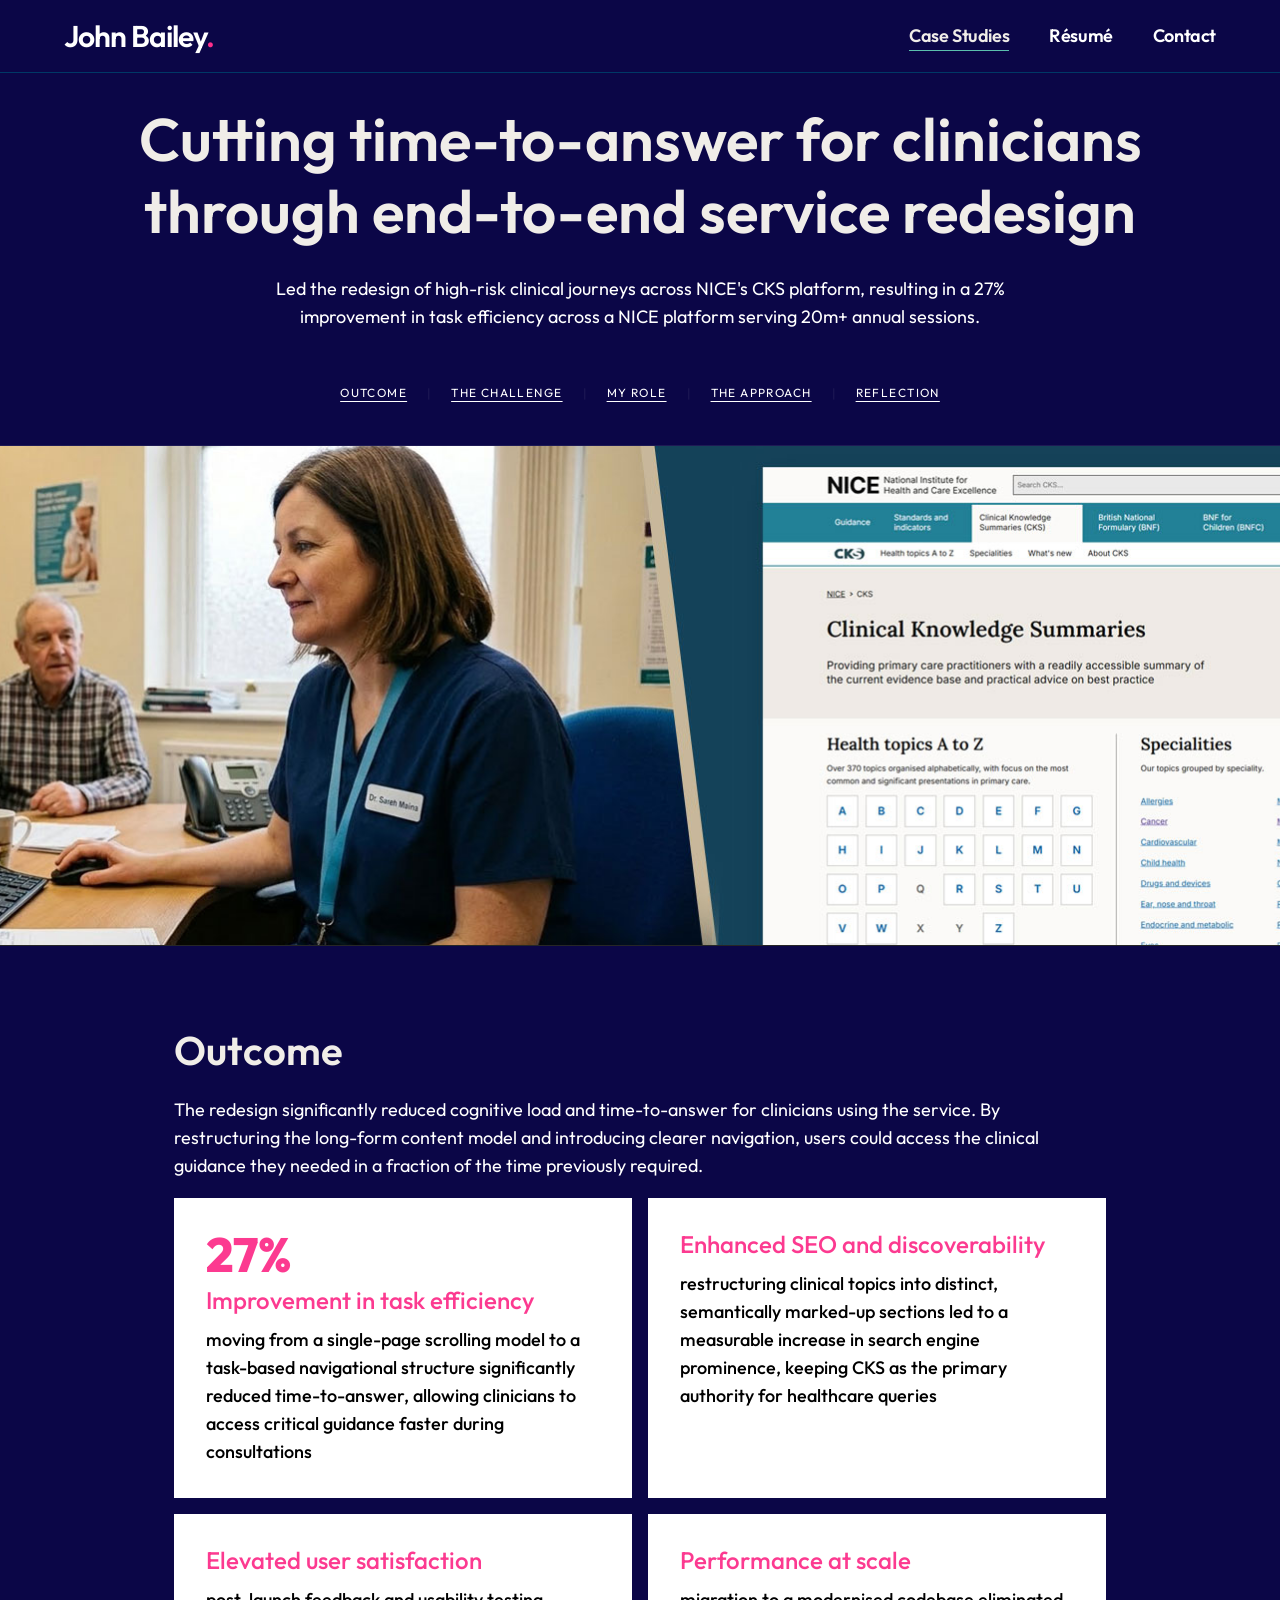
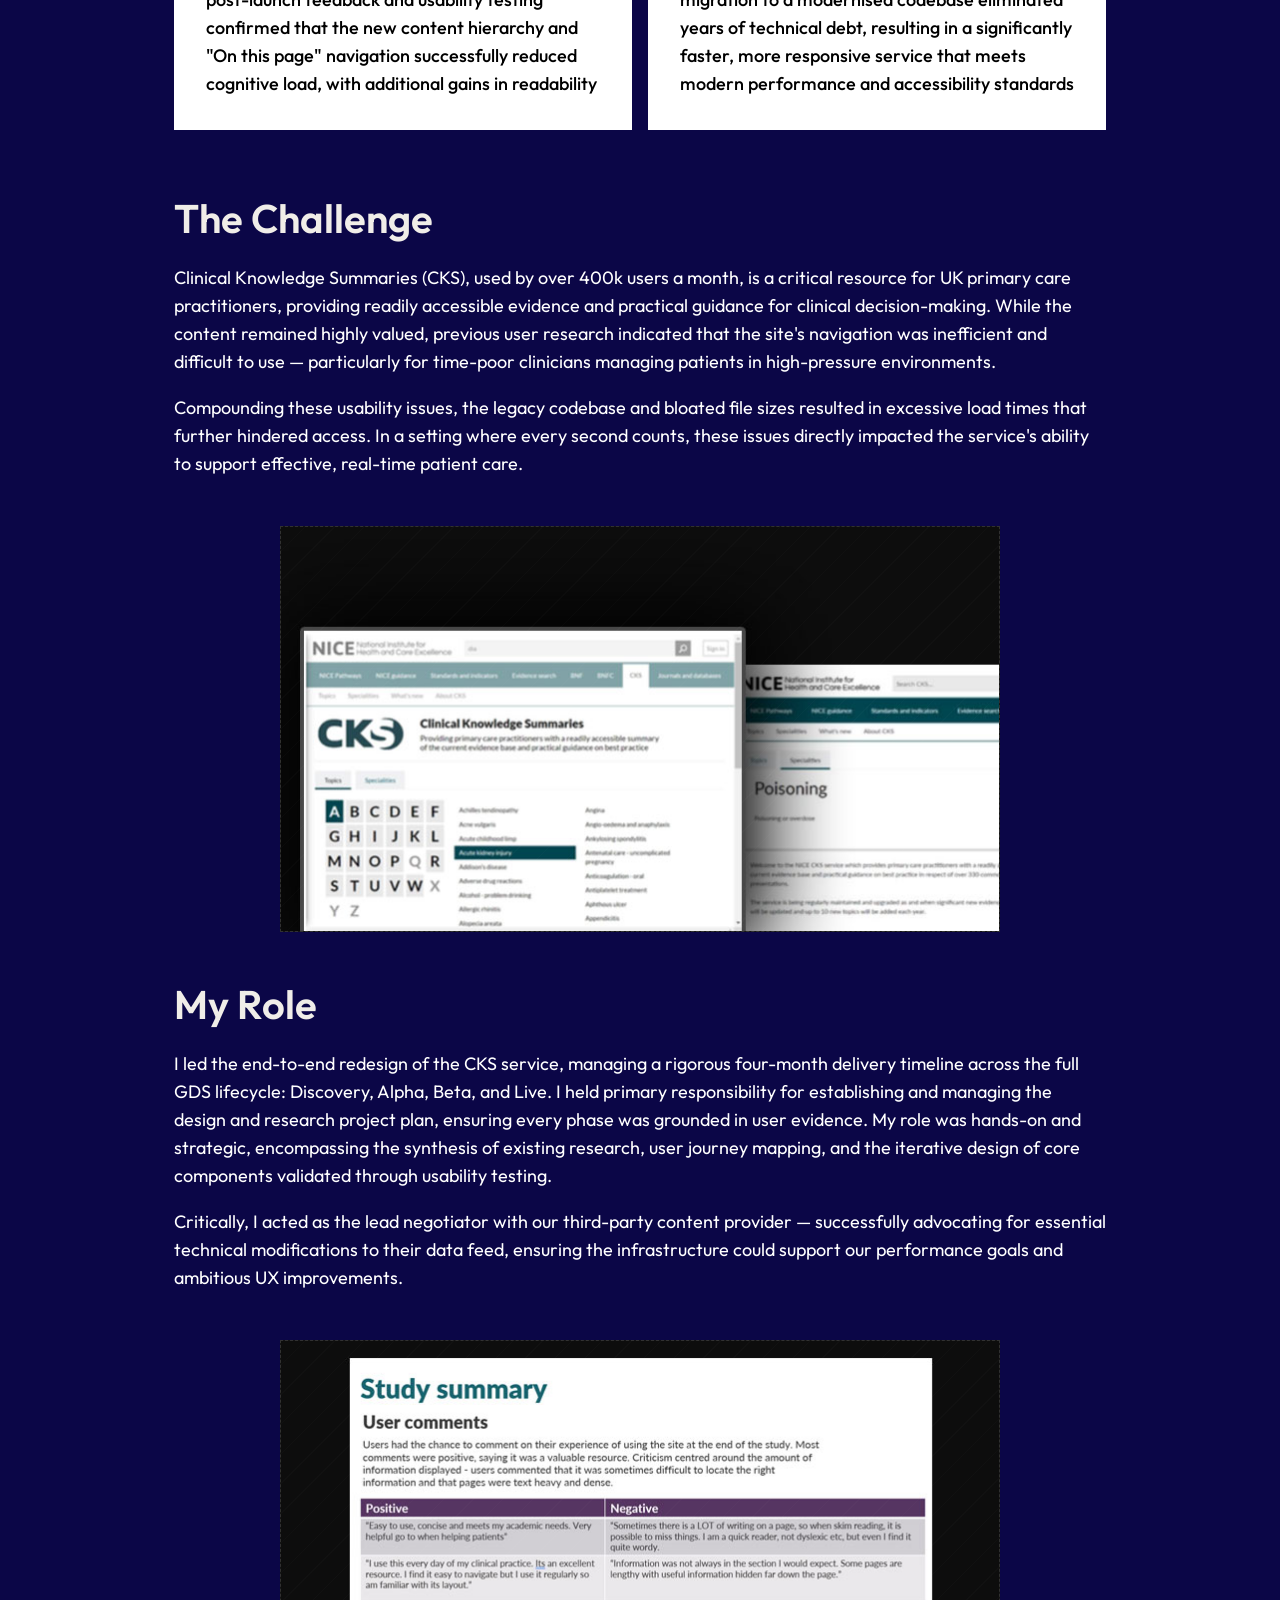
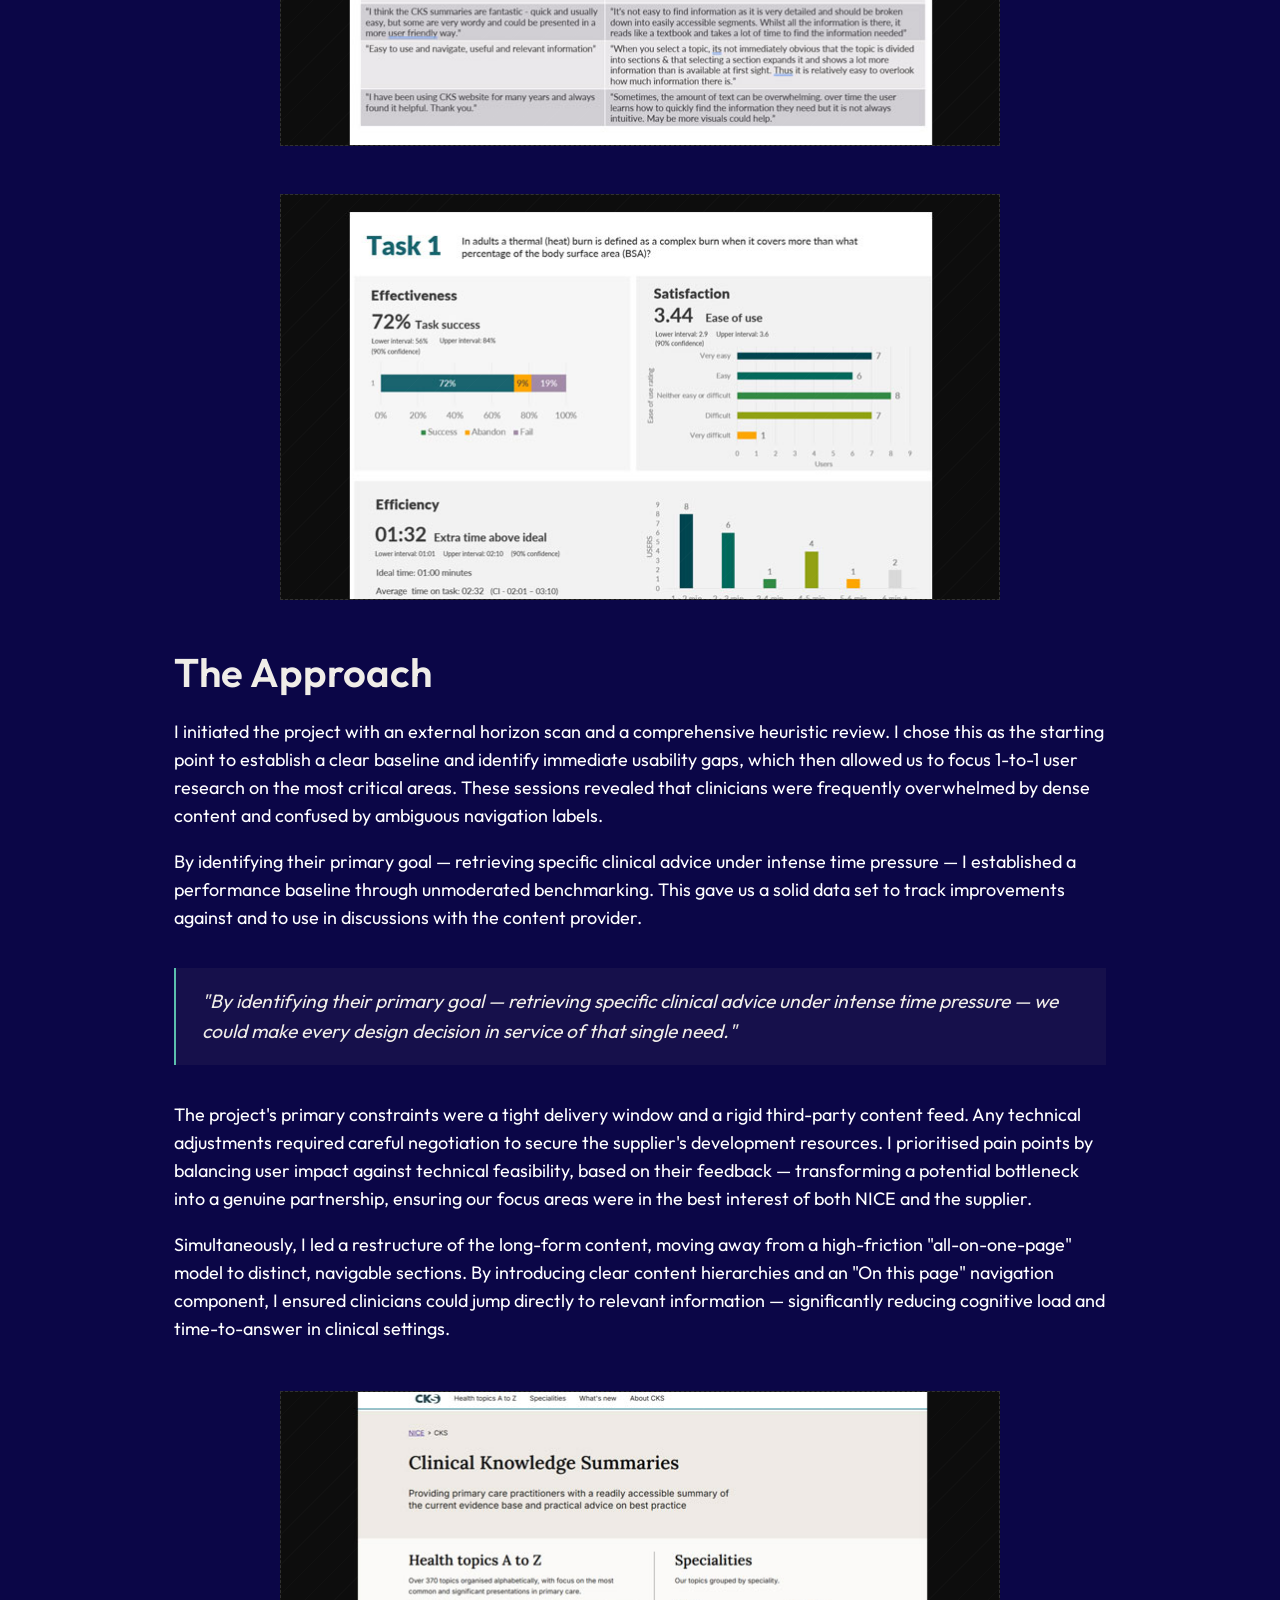
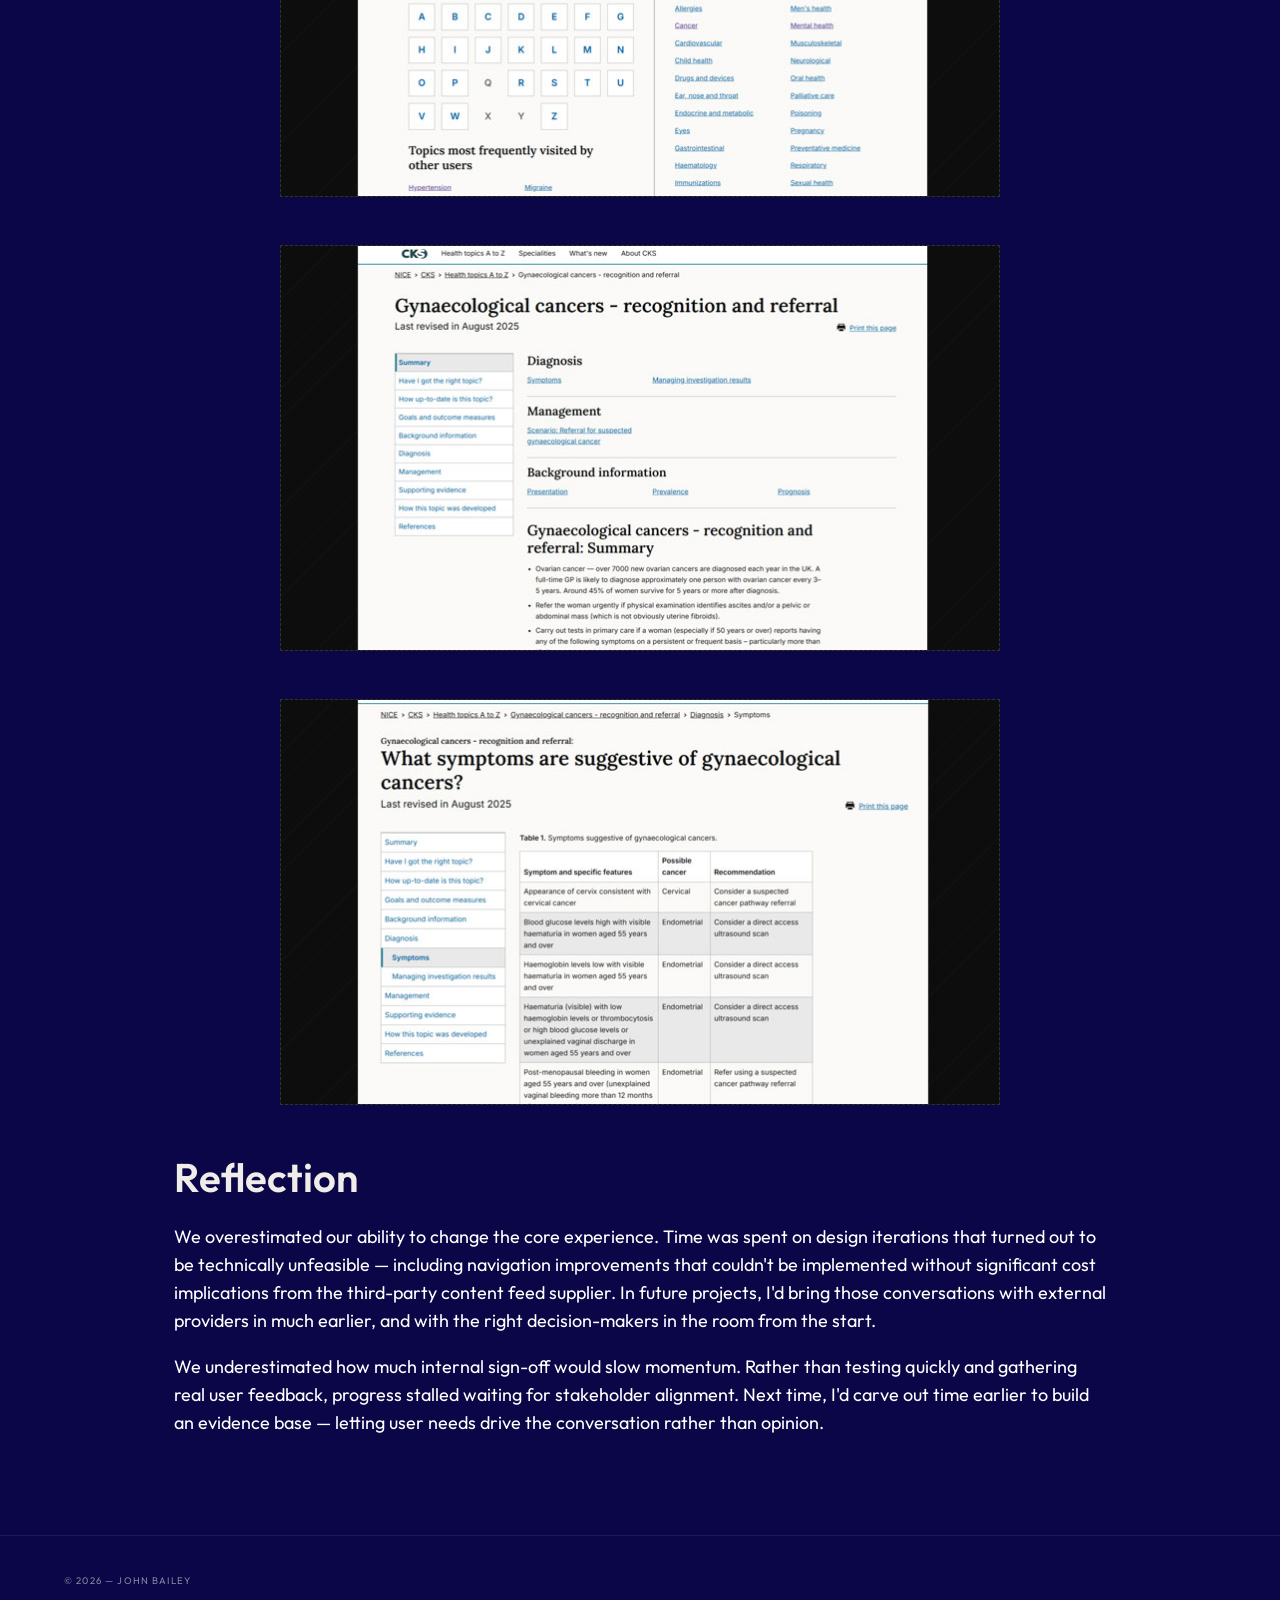
<file: cases/cks-redesign.html>
<!DOCTYPE html>
<html lang="en">
<head>
  <meta charset="UTF-8" />
  <meta name="viewport" content="width=device-width, initial-scale=1.0, viewport-fit=cover" />
  <title>Designing Usable, Accessible Public Services — John Bailey</title>
  <link rel="stylesheet" href="../style.css?v=case-mobile-26" />
</head>
<body class="case-study">

<nav>
  <div class="nav-inner">
    <a href="../index.html" class="nav-logo">John Bailey<span>.</span></a>
    <button class="nav-toggle" aria-label="Toggle menu" aria-expanded="false">
      <span></span><span></span><span></span>
    </button>
    <div class="nav-links">
      <a href="../cases.html" class="nav-link active">Case Studies</a>
      <a href="../resume.html" class="nav-link ">Résumé</a>
      <a href="../contact.html" class="nav-link ">Contact</a>
    </div>
  </div>
</nav>

<script>
(function () {
  /* ── Hamburger toggle ── */
  var toggle = document.querySelector('.nav-toggle');
  var links  = document.querySelector('.nav-links');
  if (toggle) {
    toggle.addEventListener('click', function () {
      var open = links.classList.toggle('open');
      toggle.classList.toggle('open', open);
      toggle.setAttribute('aria-expanded', String(open));
      document.body.style.overflow = open ? 'hidden' : '';
    });
    links.querySelectorAll('.nav-link').forEach(function (l) {
      l.addEventListener('click', function () {
        links.classList.remove('open');
        toggle.classList.remove('open');
        toggle.setAttribute('aria-expanded', 'false');
        document.body.style.overflow = '';
      });
    });
  }

  /*
   * ── Nav-height sync ──────────────────────────────────────────────────────
   * Reads the nav's actual rendered height (which already includes
   * env(safe-area-inset-top) because the nav has padding-top for it).
   * Writes that value into --nav-height on :root so body padding-top
   * always matches exactly, on every device and orientation.
   */
  function syncNavHeight() {
    var h = document.querySelector('nav').offsetHeight;
    document.documentElement.style.setProperty('--nav-height', h + 'px');
  }
  syncNavHeight();
  window.addEventListener('resize', syncNavHeight);
  /* Re-sync after fonts load — web fonts can change the logo height */
  if (document.fonts && document.fonts.ready) {
    document.fonts.ready.then(syncNavHeight);
  }
})();
</script>

<main>

  <div class="study-hero-wrap">
    <div class="study-hero">
      <div class="study-hero-left">
        <h1 class="study-title">Cutting time-to-answer for clinicians through end-to-end service redesign</h1>
        <p class="study-desc">Led the redesign of high-risk clinical journeys across NICE's CKS platform, resulting in a 27% improvement in task efficiency across a NICE platform serving 20m+ annual sessions. </p>
      </div>


    </div>
  </div>

  <div class="page-nav" aria-label="Page sections">
    <a href="#outcome">Outcome</a><span>|</span>
    <a href="#challenge">The Challenge</a><span>|</span>
    <a href="#role">My Role</a><span>|</span>
    <a href="#approach">The Approach</a><span>|</span>
    <a href="#reflection">Reflection</a>
  </div>

  <div class="study-cover">

 <img src="../images/cks-case.jpg" alt="CKS redesign" class="cover-img" />
  </div>

  <article class="study-body-centered">
    <div class="study-body-col"><h2 id="outcome">Outcome</h2><p>The redesign significantly reduced cognitive load and time-to-answer for clinicians using the service. By restructuring the long-form content model and introducing clearer navigation, users could access the clinical guidance they needed in a fraction of the time previously required.</p></div>
    <div class="outcome-cards"><div class="outcome-card"><div class="outcome-num">27%</div><div class="outcome-headline">Improvement in task efficiency</div><div class="outcome-body">moving from a single-page scrolling model to a task-based navigational structure significantly reduced time-to-answer, allowing clinicians to access critical guidance faster during consultations</div></div>
<div class="outcome-card"><div class="outcome-headline">Enhanced SEO and discoverability</div><div class="outcome-body">restructuring clinical topics into distinct, semantically marked-up sections led to a measurable increase in search engine prominence, keeping CKS as the primary authority for healthcare queries</div></div>
<div class="outcome-card"><div class="outcome-headline">Elevated user satisfaction</div><div class="outcome-body">post-launch feedback and usability testing confirmed that the new content hierarchy and "On this page" navigation successfully reduced cognitive load, with additional gains in readability</div></div>
<div class="outcome-card"><div class="outcome-headline">Performance at scale</div><div class="outcome-body">migration to a modernised codebase eliminated years of technical debt, resulting in a significantly faster, more responsive service that meets modern performance and accessibility standards</div></div></div>
  <div class="study-body-col">

    <h2 id="challenge">The Challenge</h2>
    <p>Clinical Knowledge Summaries (CKS), used by over 400k users a month, is a critical resource for UK primary care practitioners, providing readily accessible evidence and practical guidance for clinical decision-making. While the content remained highly valued, previous user research indicated that the site's navigation was inefficient and difficult to use — particularly for time-poor clinicians managing patients in high-pressure environments.</p>
    <p>Compounding these usability issues, the legacy codebase and bloated file sizes resulted in excessive load times that further hindered access. In a setting where every second counts, these issues directly impacted the service's ability to support effective, real-time patient care.</p>



    </div>
    <div class="body-img-ph"><img src="../images/casecks1.jpg" alt="cks old"  /></div>
    <div class="study-body-col">


    <h2 id="role">My Role</h2>
    <p>I led the end-to-end redesign of the CKS service, managing a rigorous four-month delivery timeline across the full GDS lifecycle: Discovery, Alpha, Beta, and Live. I held primary responsibility for establishing and managing the design and research project plan, ensuring every phase was grounded in user evidence. My role was hands-on and strategic, encompassing the synthesis of existing research, user journey mapping, and the iterative design of core components validated through usability testing.</p>
    <p>Critically, I acted as the lead negotiator with our third-party content provider — successfully advocating for essential technical modifications to their data feed, ensuring the infrastructure could support our performance goals and ambitious UX improvements.</p>

     </div>
    <div class="body-img-ph"><img src="../images/cksshot2.jpg" alt="user research from cks"  /></div>
    <div class="study-body-col">
       </div>
    <div class="body-img-ph"><img src="../images/cksshot3.jpg" alt="task testing for cks"  /></div>
    <div class="study-body-col">

    <h2 id="approach">The Approach</h2>
    <p>I initiated the project with an external horizon scan and a comprehensive heuristic review. I chose this as the starting point to establish a clear baseline and identify immediate usability gaps, which then allowed us to focus 1-to-1 user research on the most critical areas. These sessions revealed that clinicians were frequently overwhelmed by dense content and confused by ambiguous navigation labels.</p>
    <p>By identifying their primary goal — retrieving specific clinical advice under intense time pressure — I established a performance baseline through unmoderated benchmarking. This gave us a solid data set to track improvements against and to use in discussions with the content provider.</p>

    <blockquote>"By identifying their primary goal — retrieving specific clinical advice under intense time pressure — we could make every design decision in service of that single need."</blockquote>

    <p>The project's primary constraints were a tight delivery window and a rigid third-party content feed. Any technical adjustments required careful negotiation to secure the supplier's development resources. I prioritised pain points by balancing user impact against technical feasibility, based on their feedback — transforming a potential bottleneck into a genuine partnership, ensuring our focus areas were in the best interest of both NICE and the supplier.</p>
    <p>Simultaneously, I led a restructure of the long-form content, moving away from a high-friction "all-on-one-page" model to distinct, navigable sections. By introducing clear content hierarchies and an "On this page" navigation component, I ensured clinicians could jump directly to relevant information — significantly reducing cognitive load and time-to-answer in clinical settings.</p>

         </div>
    <div class="body-img-ph"><img src="../images/cksshot4.jpg" alt="homepage new cks"  /></div>
    <div class="study-body-col">
       </div>
    <div class="body-img-ph"><img src="../images/cksshot5.jpg" alt="landing page new cks"  /></div>
    <div class="study-body-col">
         </div>
    <div class="body-img-ph"><img src="../images/cksshot6.jpg" alt="internal page excample new cks"  /></div>
    <div class="study-body-col">

    <h2 id="reflection">Reflection</h2>
    <p>We overestimated our ability to change the core experience. Time was spent on design iterations that turned out to be technically unfeasible — including navigation improvements that couldn't be implemented without significant cost implications from the third-party content feed supplier. In future projects, I'd bring those conversations with external providers in much earlier, and with the right decision-makers in the room from the start.</p>
    <p>We underestimated how much internal sign-off would slow momentum. Rather than testing quickly and gathering real user feedback, progress stalled waiting for stakeholder alignment. Next time, I'd carve out time earlier to build an evidence base — letting user needs drive the conversation rather than opinion.</p>

  </div>
  </article>

</main>

<footer>
  <div class="footer-inner">
    <p>© 2026 — John Bailey</p>
  </div>
</footer>

<style>
  /* ── Hero ── */
  .study-hero { padding: 30px 64px 10px; max-width: 1500px; margin: 0 auto; text-align: center; }
  .study-title {     margin-bottom: 28px; }
  .study-desc {  color: var(--text-muted); max-width: 780px;  margin: 0 auto; }
  .page-nav { display: flex; align-items: center; justify-content: center; gap: 20px; flex-wrap: wrap; padding: 40px 64px; border-bottom: 1px solid var(--border); background: var(--bg); }
  .page-nav a { font-family: var(--mono); font-size: 0.74rem; letter-spacing: 0.12em; text-transform: uppercase; color: var(--text-muted); transition: color 0.2s; text-decoration: underline; text-underline-offset: 4px; }
  .page-nav a:hover { color: var(--pop); text-decoration: none; }
  .page-nav span { color: var(--border); font-size: 0.8rem; user-select: none; }

  /* ── Cover ── */
  .study-cover { width: 100%; max-width: 1800px; margin: 0 auto; height: 500px; background: var(--bg-2); border-bottom: 1px solid var(--border); display: flex; align-items: center; justify-content: center; overflow: hidden; }
  .cover-img { width: 100%; height: 100%; object-fit: cover; }
  .cover-placeholder { font-family: var(--mono); font-size: 0.7rem; letter-spacing: 0.12em; text-transform: uppercase; color: var(--text-dim); border: 1px solid var(--border); padding: 16px 28px; }

  /* ── Outcome stat cards ── */
  .outcome-cards { display: grid; grid-template-columns: repeat(3, minmax(0,1fr)); gap: 16px; max-width: 980px; margin: 0 auto 64px; padding: 0 24px; }
  .outcome-card { background: var(--bg-2); border: 1px solid var(--border); border-radius: 4px; padding: 2rem 1.5rem; display: flex; flex-direction: column; gap: 8px; }
  .outcome-num { font-family: var(--serif); font-size: 3rem; font-weight: 700; line-height: 1; color: var(--text); }
  .outcome-headline { font-size: 0.95rem; font-weight: 500; color: var(--text); line-height: 1.4; }
  .outcome-body { font-size: 0.875rem; color: var(--text-muted); line-height: 1.7; margin-top: 4px; }

  @media (max-width: 768px) {
    .outcome-cards { grid-template-columns: 1fr; }
  }

  .study-body-centered { padding: 80px 0; }

  .study-body-col { max-width: 980px; margin: 0 auto; padding: 0 24px; }

  .study-body-col h2 {    margin-bottom: 22px; padding-top: 52px; color: var(--text); }
  .study-body-col h2:first-child { padding-top: 0; }
  .study-body-col p {   color: rgba(240,237,232,0.8); margin-bottom: 18px; }
  .study-body-col a { color: var(--pop); text-decoration: underline; text-underline-offset: 3px; }
  .study-body-col a:hover { text-decoration: none; }
  .study-body-col blockquote { border-left: 2px solid var(--pop); padding: 18px 26px; margin: 36px 0; background: rgba(200,184,154,0.06); font-family: var(--serif); font-size: 1.2rem; font-style: italic; color: var(--text); line-height: 1.6; }
  .study-body-col ul { padding-left: 24px; margin-bottom: 20px; color: rgba(240,237,232,0.8);   }
  .study-body-col li { margin-bottom: 8px;  }
  .study-body-col strong { color: var(--text); font-weight: 500; }
  .study-body-col h3 {    color: #fff; margin-bottom: 22px; }
  .body-subheading {   letter-spacing: 0.14em; text-transform: uppercase; color: var(--text-muted); margin-top: 40px; margin-bottom: 12px; }

  /* ── Body images ── */
  .body-img-ph {
    width: calc(100% - 48px);
    max-width: 720px;
    margin: 48px auto;
    min-height: 0;
    background: var(--bg-2);
    border: 1px dashed rgba(255,255,255,0.12);
    display: flex;
    align-items: center;
    justify-content: center;
    position: relative;
    overflow: hidden;
  }
  .body-img-ph::before {
    content: '';
    position: absolute;
    inset: 0;
    background: repeating-linear-gradient(-45deg, transparent, transparent 20px, rgba(255,255,255,0.015) 20px, rgba(255,255,255,0.015) 21px);
  }
  .body-img-ph span {
    font-family: var(--mono);
    font-size: 0.6rem;
    letter-spacing: 0.12em;
    text-transform: uppercase;
    color: var(--text-dim);
    border: 1px dashed rgba(255,255,255,0.12);
    padding: 8px 16px;
    position: relative;
    z-index: 1;
  }
  .body-img-ph img {
    width: 100%;
    height: auto;
    display: block;
  }

  /* ── Responsive ── */
  @media (max-width: 768px) {
    .study-hero { padding: 110px 24px 56px; }
    .study-cover { height: 240px; }
    .study-body-centered { padding: 56px 0; }
    .body-img-ph { margin: 32px auto; }
  }

  .outcome-cards { grid-template-columns: repeat(2, minmax(0, 1fr)); }
  @media (max-width: 768px) { .outcome-cards { grid-template-columns: 1fr; } }
</style>

</body>
</html>
</file>
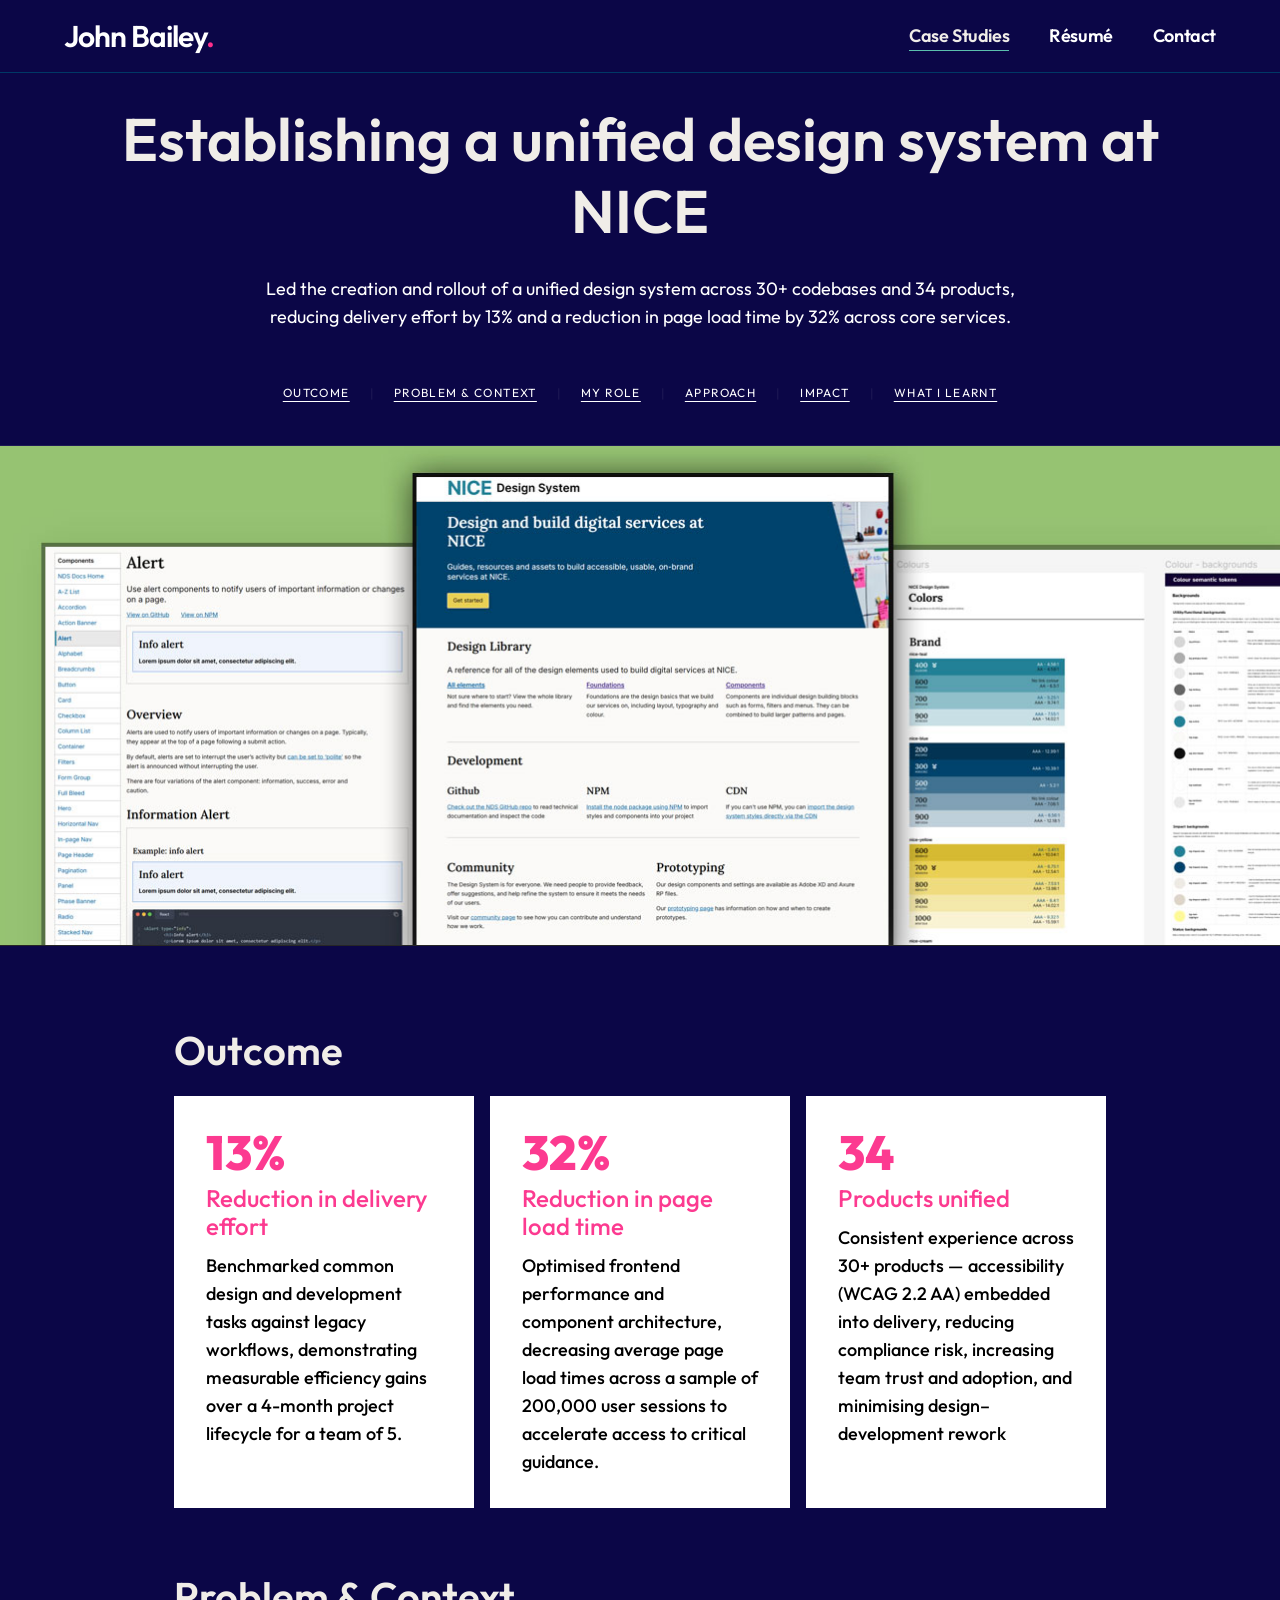
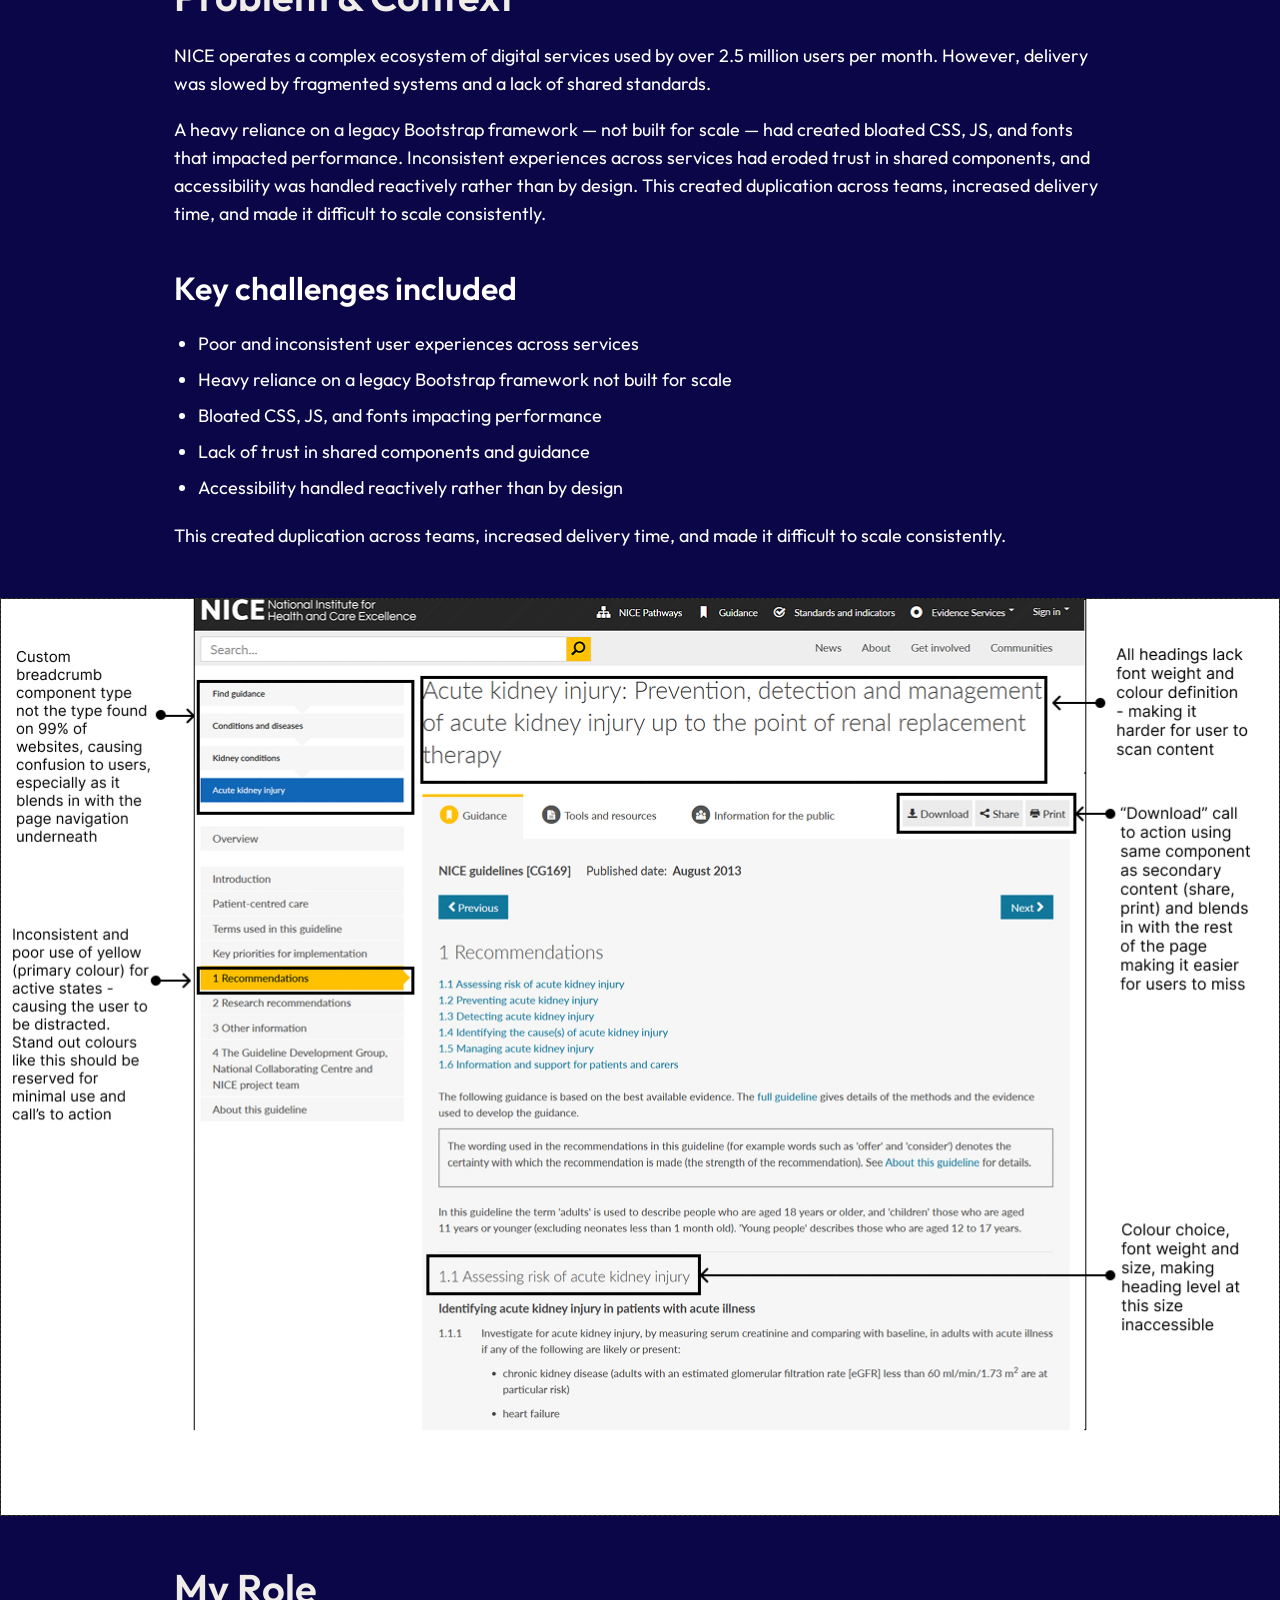
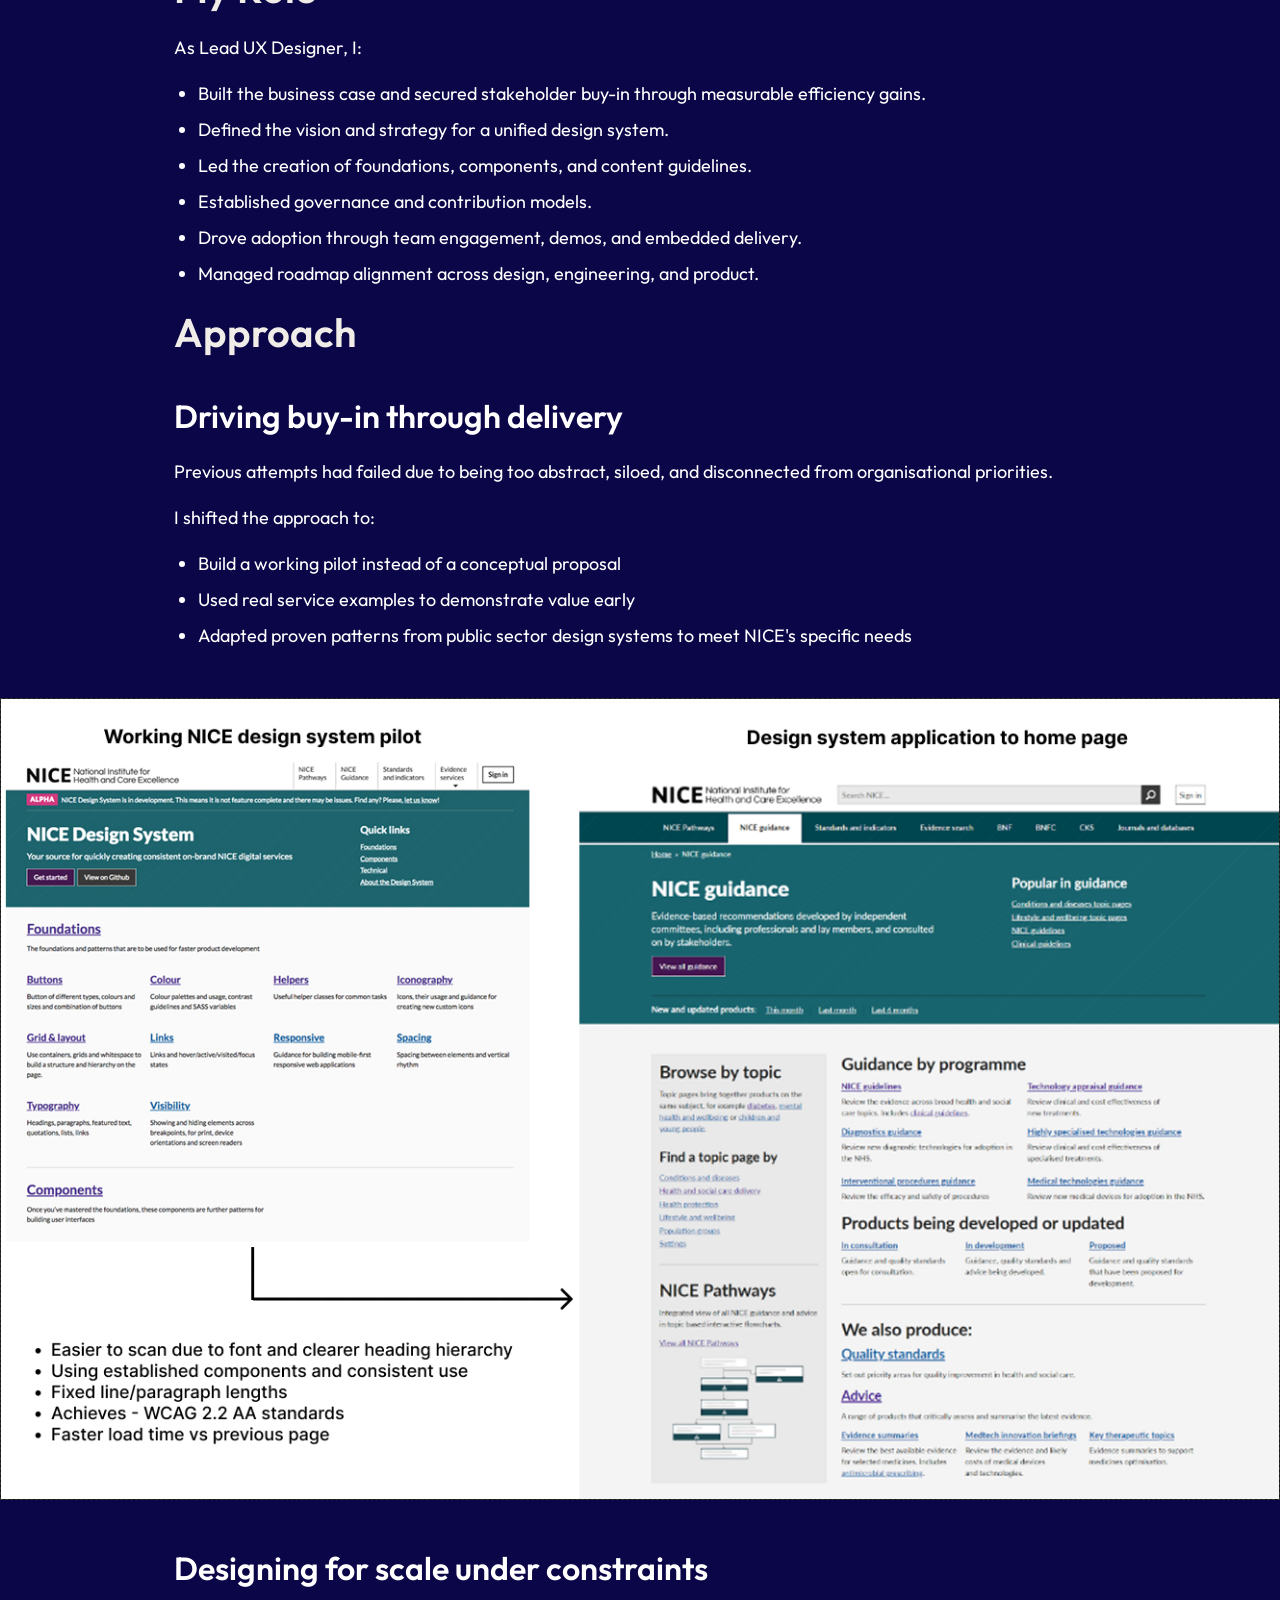
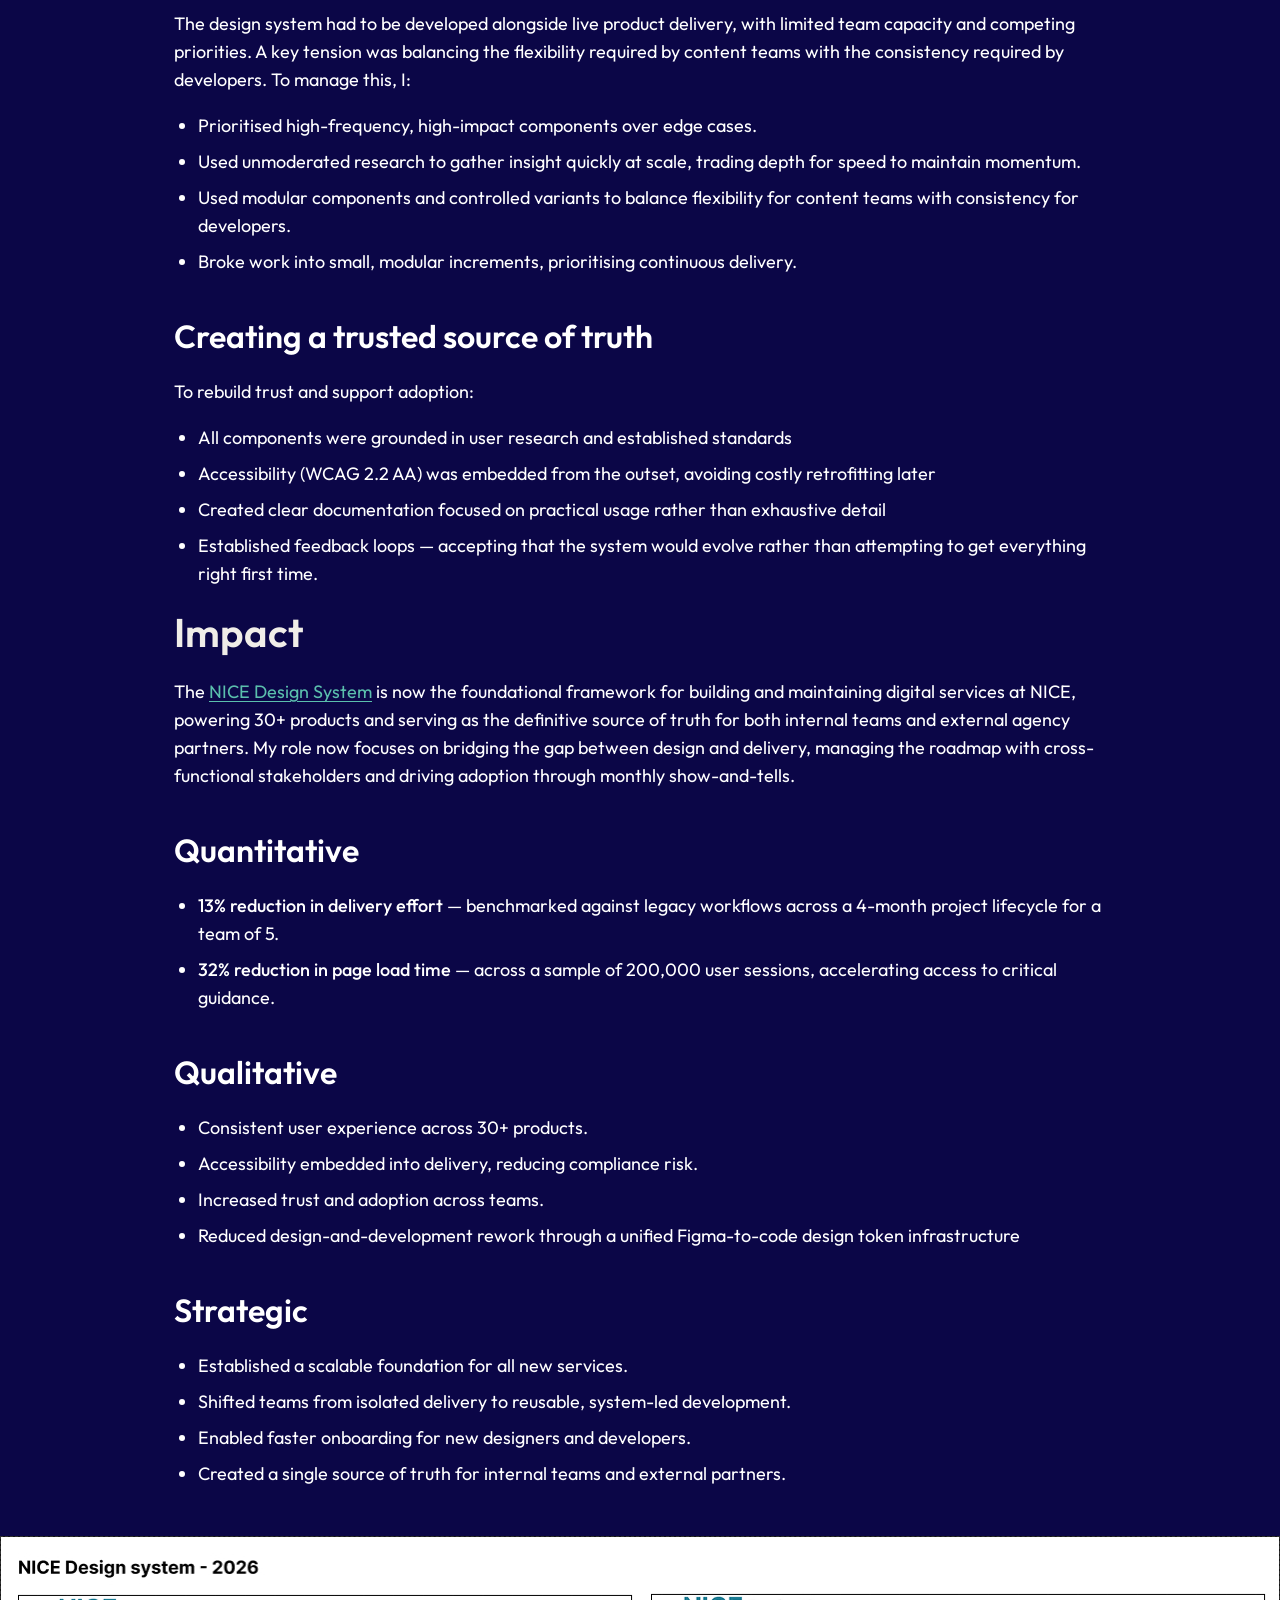
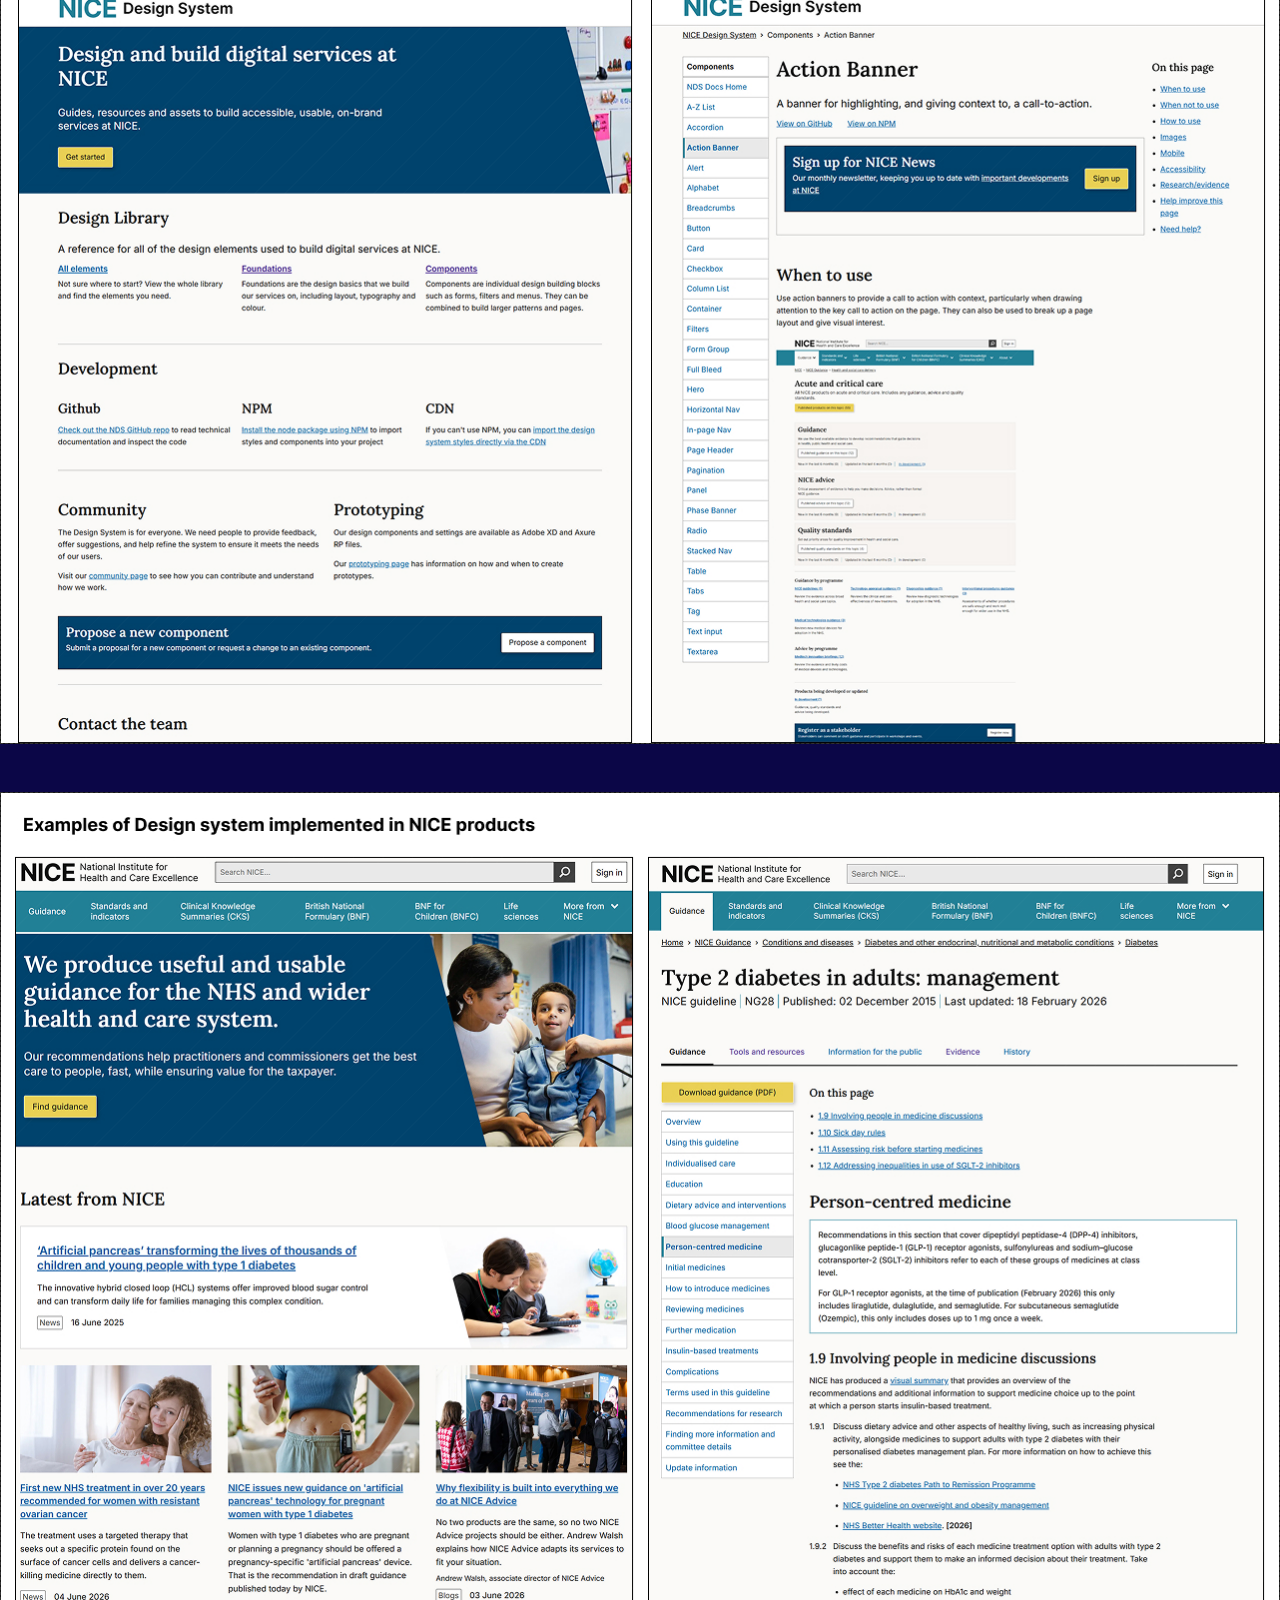
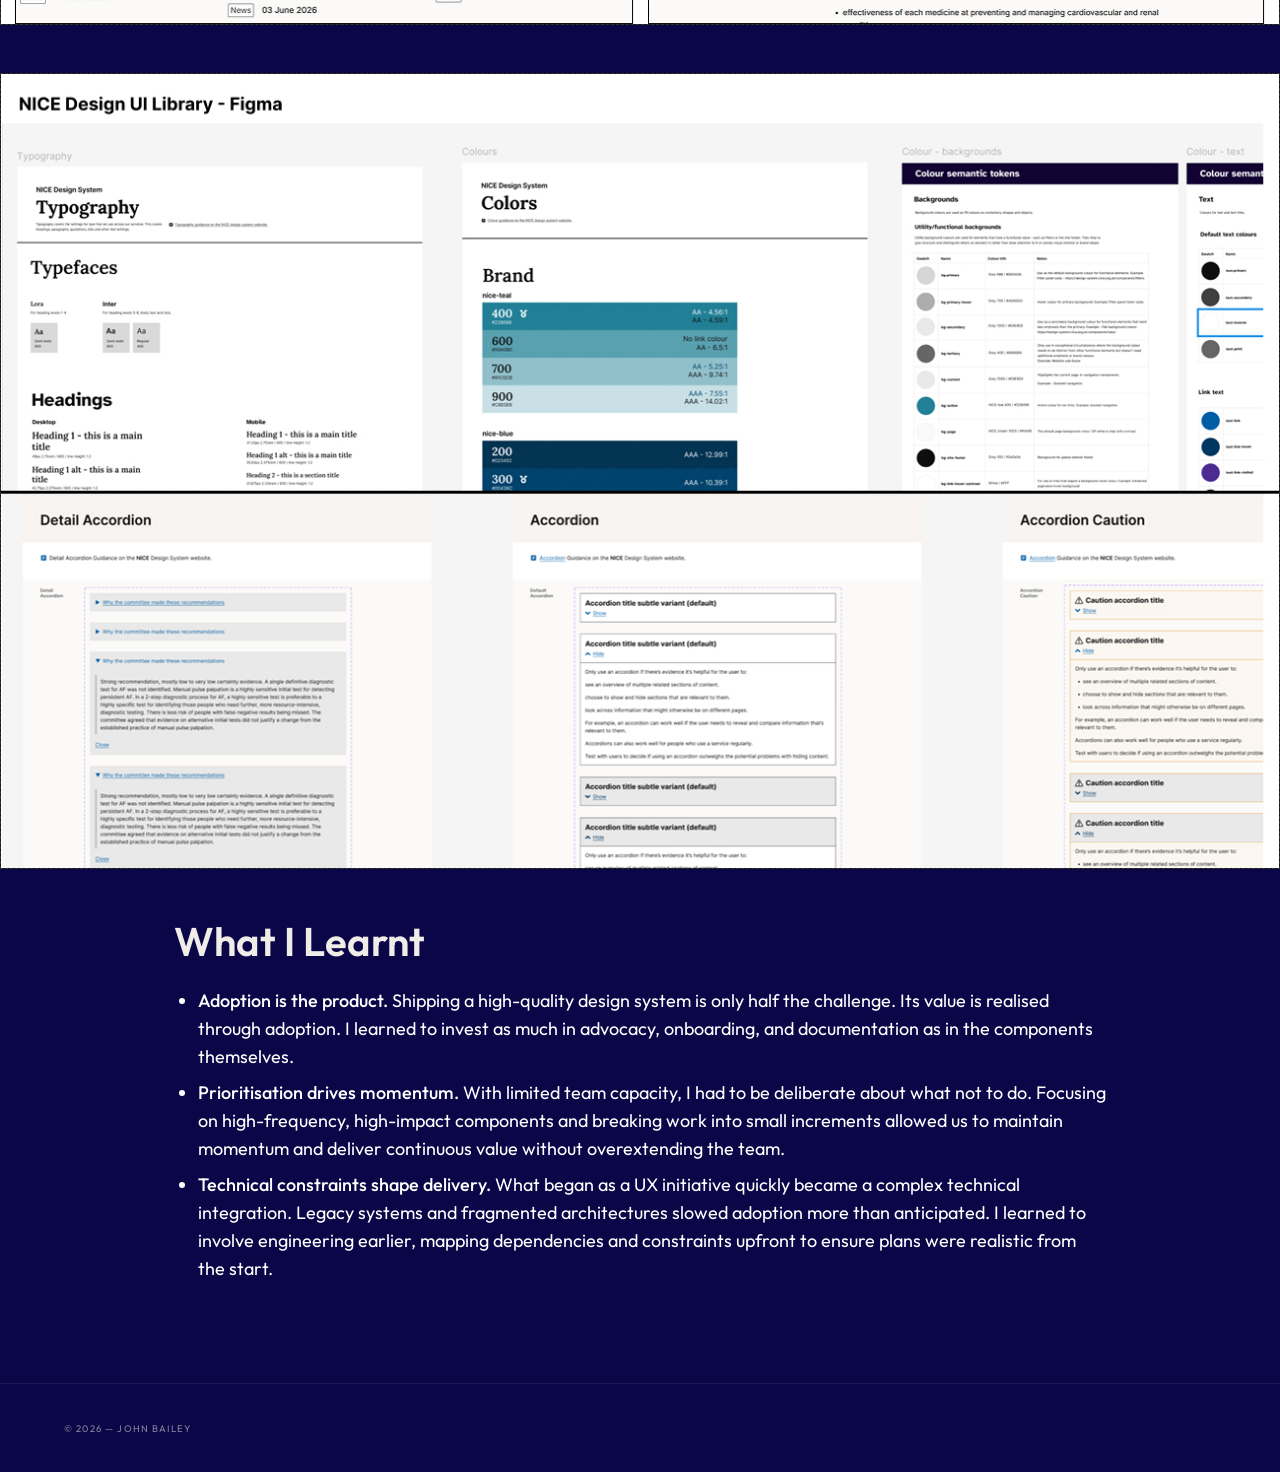
<file: cases/design-system.html>
<!DOCTYPE html>
<html lang="en">
<head>
  <meta charset="UTF-8" />
  <meta name="viewport" content="width=device-width, initial-scale=1.0, viewport-fit=cover" />
  <title>Design System — John Bailey</title>
  <link rel="stylesheet" href="../style.css?v=case-mobile-26" />
</head>
<body class="case-study">

<nav>
  <div class="nav-inner">
    <a href="../index.html" class="nav-logo">John Bailey<span>.</span></a>
    <button class="nav-toggle" aria-label="Toggle menu" aria-expanded="false">
      <span></span><span></span><span></span>
    </button>
    <div class="nav-links">
      <a href="../cases.html" class="nav-link active">Case Studies</a>
      <a href="../resume.html" class="nav-link ">Résumé</a>
      <a href="../contact.html" class="nav-link ">Contact</a>
    </div>
  </div>
</nav>

<script>
(function () {
  var toggle = document.querySelector('.nav-toggle');
  var links  = document.querySelector('.nav-links');
  if (toggle) {
    toggle.addEventListener('click', function () {
      var open = links.classList.toggle('open');
      toggle.classList.toggle('open', open);
      toggle.setAttribute('aria-expanded', String(open));
      document.body.style.overflow = open ? 'hidden' : '';
    });
    links.querySelectorAll('.nav-link').forEach(function (l) {
      l.addEventListener('click', function () {
        links.classList.remove('open');
        toggle.classList.remove('open');
        toggle.setAttribute('aria-expanded', 'false');
        document.body.style.overflow = '';
      });
    });
  }
  function syncNavHeight() {
    var h = document.querySelector('nav').offsetHeight;
    document.documentElement.style.setProperty('--nav-height', h + 'px');
  }
  syncNavHeight();
  window.addEventListener('resize', syncNavHeight);
  if (document.fonts && document.fonts.ready) {
    document.fonts.ready.then(syncNavHeight);
  }
})();
</script>

<main>

  <!-- HERO -->
  <div class="study-hero-wrap">
    <div class="study-hero">
      <div class="study-hero-left">
        <h1 class="study-title">Establishing a unified design system at NICE</h1>
        <p class="study-desc">Led the creation and rollout of a unified design system across 30+ codebases and 34 products, reducing delivery effort by 13% and a reduction in page load time by 32% across core services.</p>
      </div>
    </div>
  </div>

  <!-- PAGE NAV -->
  <div class="page-nav" aria-label="Page sections">
    <a href="#outcome">Outcome</a>
    <span>|</span>
    <a href="#challenge">Problem &amp; Context</a>
    <span>|</span>
    <a href="#role">My Role</a>
    <span>|</span>
    <a href="#approach">Approach</a>
    <span>|</span>
    <a href="#impact">Impact</a>
    <span>|</span>
    <a href="#learnt">What I Learnt</a>
  </div>

  <!-- COVER IMAGE -->
  <div class="study-cover">
    <img src="../images/cs-covers-ds.jpg" alt="Design system" class="cover-img" />
  </div>

  <!-- BODY -->
  <article class="study-body-centered">
    <div class="study-body-col">

      <h2 id="outcome">Outcome</h2>

    </div>

    <div class="outcome-cards">
      <div class="outcome-card">
        <div class="outcome-num">13%</div>
        <div class="outcome-headline">Reduction in delivery effort</div>
        <div class="outcome-body">Benchmarked common design and development tasks against legacy workflows, demonstrating measurable efficiency gains over a 4-month project lifecycle for a team of 5.</div>
      </div>
      <div class="outcome-card">
        <div class="outcome-num">32%</div>
        <div class="outcome-headline">Reduction in page load time</div>
        <div class="outcome-body">Optimised frontend performance and component architecture, decreasing average page load times across a sample of 200,000 user sessions to accelerate access to critical guidance.</div>
      </div>
      <div class="outcome-card">
        <div class="outcome-num">34</div>
        <div class="outcome-headline">Products unified</div>
        <div class="outcome-body">Consistent experience across 30+ products — accessibility (WCAG 2.2 AA) embedded into delivery, reducing compliance risk, increasing team trust and adoption, and minimising design–development rework</div>
      </div>
    </div>

    <div class="study-body-col">

      <h2 id="challenge">Problem &amp; Context</h2>
      <p>NICE operates a complex ecosystem of digital services used by over 2.5 million users per month. However, delivery was slowed by fragmented systems and a lack of shared standards.</p>
      <p>A heavy reliance on a legacy Bootstrap framework — not built for scale — had created bloated CSS, JS, and fonts that impacted performance. Inconsistent experiences across services had eroded trust in shared components, and accessibility was handled reactively rather than by design. This created duplication across teams, increased delivery time, and made it difficult to scale consistently.</p>

      <h3 class="body-subheading">Key challenges included</h3>

       <ul>
        <li>Poor and inconsistent user experiences across services</li>
        <li>Heavy reliance on a legacy Bootstrap framework not built for scale</li>
        <li>Bloated CSS, JS, and fonts impacting performance</li>
        <li>Lack of trust in shared components and guidance</li>
        <li>Accessibility handled reactively rather than by design</li>

      </ul>

      <p>This created duplication across teams, increased delivery time, and made it difficult to scale consistently.</p>

    </div>

   <div class="body-img-ph">
      <img src="../images/dsold.jpg" alt="Before — existing NICE guidance interface">
    </div>

    <div class="study-body-col">

      <h2 id="role">My Role</h2>
      <p>As Lead UX Designer, I:</p>
      <ul>
        <li>Built the business case and secured stakeholder buy-in through measurable efficiency gains.</li>
        <li>Defined the vision and strategy for a unified design system.</li>
        <li>Led the creation of foundations, components, and content guidelines.</li>
        <li>Established governance and contribution models.</li>
        <li>Drove adoption through team engagement, demos, and embedded delivery.</li>
        <li>Managed roadmap alignment across design, engineering, and product.</li>
      </ul>

    </div>

    <div class="study-body-col">

      <h2 id="approach">Approach</h2>

      <h3 class="body-subheading">Driving buy-in through delivery</h3>
      <p>Previous attempts had failed due to being too abstract, siloed, and disconnected from organisational priorities.</p>
      <p> I shifted the approach to:</p>
        <ul>
       <li>Build a working pilot instead of a conceptual proposal</li>
        <li>Used real service examples to demonstrate value early</li>
         <li>Adapted proven patterns from public sector design systems to meet NICE's specific needs</li>
</ul>
</div>

   <div class="body-img-ph">
      <img src="../images/dsshow.jpg" alt="Example of rollout idea">
    </div>
<div class="study-body-col">
      <h3 class="body-subheading">Designing for scale under constraints</h3>
      <p>The design system had to be developed alongside live product delivery, with limited team capacity and competing priorities. A key tension was balancing the flexibility required by content teams with the consistency required by developers. To manage this, I:</p>
      <ul>
        <li>Prioritised high-frequency, high-impact components over edge cases.</li>
        <li>Used unmoderated research to gather insight quickly at scale, trading depth for speed to maintain momentum.</li>
        <li>Used modular components and controlled variants to balance flexibility for content teams with consistency for developers.</li>
        <li>Broke work into small, modular increments, prioritising continuous delivery.</li>
      </ul>

    </div>



    <div class="study-body-col">

      <h3 class="body-subheading">Creating a trusted source of truth</h3>
      <p>To rebuild trust and support adoption:</p>
      <ul>
        <li>All components were grounded in user research and established standards</li>
         <li>Accessibility (WCAG 2.2 AA) was embedded from the outset, avoiding costly retrofitting later </li>
         <li>Created clear documentation focused on practical usage rather than exhaustive detail </li>
        <li>Established feedback loops — accepting that the system would evolve rather than attempting to get everything right first time.</p>
</li></ul>
    </div>

    <div class="study-body-col">

      <h2 id="impact">Impact</h2>

     <p>The <a href="https://design-system.nice.org.uk/" target="_blank" rel="noopener">NICE Design System</a> is now the foundational framework for building and maintaining digital services at NICE, powering 30+ products and serving as the definitive source of truth for both internal teams and external agency partners. My role now focuses on bridging the gap between design and delivery, managing the roadmap with cross-functional stakeholders and driving adoption through monthly show-and-tells.</p>

      <h3 class="body-subheading">Quantitative</h3>
      <ul>
        <li><strong>13% reduction in delivery effort</strong> — benchmarked against legacy workflows across a 4-month project lifecycle for a team of 5.</li>
        <li><strong>32% reduction in page load time</strong> — across a sample of 200,000 user sessions, accelerating access to critical guidance.</li>
      </ul>

      <h3 class="body-subheading">Qualitative</h3>
      <ul>
        <li>Consistent user experience across 30+ products.</li>
        <li>Accessibility embedded into delivery, reducing compliance risk.</li>
        <li>Increased trust and adoption across teams.</li>
        <li>Reduced design-and-development rework through a unified Figma-to-code design token infrastructure</li>
      </ul>

      <h3 class="body-subheading">Strategic</h3>
      <ul>
        <li>Established a scalable foundation for all new services.</li>
        <li>Shifted teams from isolated delivery to reusable, system-led development.</li>
        <li>Enabled faster onboarding for new designers and developers.</li>
        <li>Created a single source of truth for internal teams and external partners.</li>
      </ul>



    </div>

    <!-- ROLLOUT IMAGE -->
     <div class="body-img-ph">
      <img src="../images/dslive1.jpg" alt="Design system 2026">
    </div>
    <div class="body-img-ph">
      <img src="../images/dslive2.jpg" alt="Design system 2026 rolled out">
    </div>
    <div class="body-img-ph">
      <img src="../images/dslive3.jpg" alt="Design system 2026 - figma">
    </div>

    <div class="study-body-col">

      <h2 id="learnt">What I Learnt</h2>
      <ul>
        <li><strong>Adoption is the product.</strong> Shipping a high-quality design system is only half the challenge. Its value is realised through adoption. I learned to invest as much in advocacy, onboarding, and documentation as in the components themselves.</li>
        <li><strong>Prioritisation drives momentum.</strong> With limited team capacity, I had to be deliberate about what not to do. Focusing on high-frequency, high-impact components and breaking work into small increments allowed us to maintain momentum and deliver continuous value without overextending the team.</li>
        <li><strong>Technical constraints shape delivery.</strong> What began as a UX initiative quickly became a complex technical integration. Legacy systems and fragmented architectures slowed adoption more than anticipated. I learned to involve engineering earlier, mapping dependencies and constraints upfront to ensure plans were realistic from the start.</li>
      </ul>

    </div>

  </article>

</main>

<footer>
  <div class="footer-inner">
    <p>© 2026 — John Bailey</p>
  </div>
</footer>

<style>
  /* ── Hero ── */
  .study-hero { padding: 30px 64px 10px; max-width: 1500px; margin: 0 auto; text-align: center; }
  .back-link { display: inline-flex; align-items: center; gap: 10px; font-family: var(--mono); font-size: 0.65rem; letter-spacing: 0.12em; text-transform: uppercase; color: var(--text-muted); margin-bottom: 40px; transition: color 0.25s; }
  .back-link:hover { color: var(--pop); }
  .study-title {     margin-bottom: 28px; }
  .study-desc {  color: var(--text-muted); max-width: 780px;  margin: 0 auto; }
  .page-nav { display: flex; align-items: center; justify-content: center; gap: 20px; flex-wrap: wrap; padding: 40px 64px; border-bottom: 1px solid var(--border); background: var(--bg); }
  .page-nav a { font-family: var(--mono); font-size: 0.74rem; letter-spacing: 0.12em; text-transform: uppercase; color: var(--text-muted); transition: color 0.2s; text-decoration: underline; text-underline-offset: 4px; }
  .page-nav a:hover { color: var(--pop); text-decoration: none; }
  .page-nav span { color: var(--border); font-size: 0.8rem; user-select: none; }

  /* ── Cover ── */
  .study-cover { width: 100%; max-width: 1800px; margin: 0 auto; height: 500px; background: var(--bg-2); border-bottom: 1px solid var(--border); display: flex; align-items: center; justify-content: center; overflow: hidden; }
  .cover-img { width: 100%; height: 100%; object-fit: cover; }
  .cover-placeholder { font-family: var(--mono); font-size: 0.7rem; letter-spacing: 0.12em; text-transform: uppercase; color: var(--text-dim); border: 1px solid var(--border); padding: 16px 28px; }

  /* ── Outcome stat cards ── */
  .outcome-cards { display: grid; grid-template-columns: repeat(3, minmax(0,1fr)); gap: 16px; max-width: 980px; margin: 0 auto 64px; padding: 0 24px; }
  .outcome-card { background: var(--bg-2); border: 1px solid var(--border); border-radius: 4px; padding: 2rem 1.5rem; display: flex; flex-direction: column; gap: 8px; }
  .outcome-num { font-family: var(--serif); font-size: 3rem; font-weight: 700; line-height: 1; color: var(--text); }
  .outcome-headline { font-size: 0.95rem; font-weight: 500; color: var(--text); line-height: 1.4; }
  .outcome-body { font-size: 0.875rem; color: var(--text-muted); line-height: 1.7; margin-top: 4px; }

  @media (max-width: 768px) {
    .outcome-cards { grid-template-columns: 1fr; }
  }

  .study-body-centered { padding: 80px 0; }

  .study-body-col { max-width: 980px; margin: 0 auto; padding: 0 24px; }

  .study-body-col h2 {    margin-bottom: 22px; padding-top: 52px; color: var(--text); }
  .study-body-col h2:first-child { padding-top: 0; }
  .study-body-col p {   color: rgba(240,237,232,0.8); margin-bottom: 18px; }
  .study-body-col a { color: var(--pop); text-decoration: underline; text-underline-offset: 3px; }
  .study-body-col a:hover { text-decoration: none; }
  .study-body-col blockquote { border-left: 2px solid var(--pop); padding: 18px 26px; margin: 36px 0; background: rgba(200,184,154,0.06); font-family: var(--serif); font-size: 1.2rem; font-style: italic; color: var(--text); line-height: 1.6; }
  .study-body-col ul { padding-left: 24px; margin-bottom: 20px; color: rgba(240,237,232,0.8);   }
  .study-body-col li { margin-bottom: 8px;  }
  .study-body-col strong { color: var(--text); font-weight: 500; }
  .study-body-col h3 {    color: #fff; margin-bottom: 22px; }
  .body-subheading {   letter-spacing: 0.14em; text-transform: uppercase; color: var(--text-muted); margin-top: 40px; margin-bottom: 12px; }

  /* ── Body images ── */
  .body-img-ph {
    width: 100%;
    max-width: 1280px;
    margin: 48px auto;
    min-height: 400px;
    background: var(--bg-2);
    border: 1px dashed rgba(255,255,255,0.12);
    display: flex;
    align-items: center;
    justify-content: center;
    position: relative;
    overflow: hidden;
  }
  .body-img-ph::before {
    content: '';
    position: absolute;
    inset: 0;
    background: repeating-linear-gradient(-45deg, transparent, transparent 20px, rgba(255,255,255,0.015) 20px, rgba(255,255,255,0.015) 21px);
  }
  .body-img-ph span {
    font-family: var(--mono);
    font-size: 0.6rem;
    letter-spacing: 0.12em;
    text-transform: uppercase;
    color: var(--text-dim);
    border: 1px dashed rgba(255,255,255,0.12);
    padding: 8px 16px;
    position: relative;
    z-index: 1;
  }
  .body-img-ph img {
    width: 100%;
    height: auto;
    display: block;
  }

  /* ── Next case ── */
  .next-case { border-top: 1px solid var(--border); padding: 0 64px 80px; max-width: 1920px; margin: 0 auto; }
  .next-link { display: flex; align-items: center; gap: 24px; padding: 48px 0; transition: gap 0.3s var(--ease); }
  .next-link:hover { gap: 32px; }
  .next-label { font-family: var(--mono); font-size: 0.62rem; letter-spacing: 0.14em; text-transform: uppercase; color: var(--text-dim); }
  .next-title { font-family: var(--serif); font-size: 1.6rem; font-weight: 700; flex: 1; }
  .next-link svg { color: var(--pop); flex-shrink: 0; }

  /* ── Responsive ── */
  @media (max-width: 768px) {
    .study-hero { padding: 110px 24px 56px; }
    .study-cover { height: 240px; }
    .study-body-centered { padding: 56px 0; }
    .body-img-ph { min-height: 220px; margin: 32px 16px; }
    .next-case { padding: 0 24px 60px; }
  }
</style>

</body>
</html>
</file>
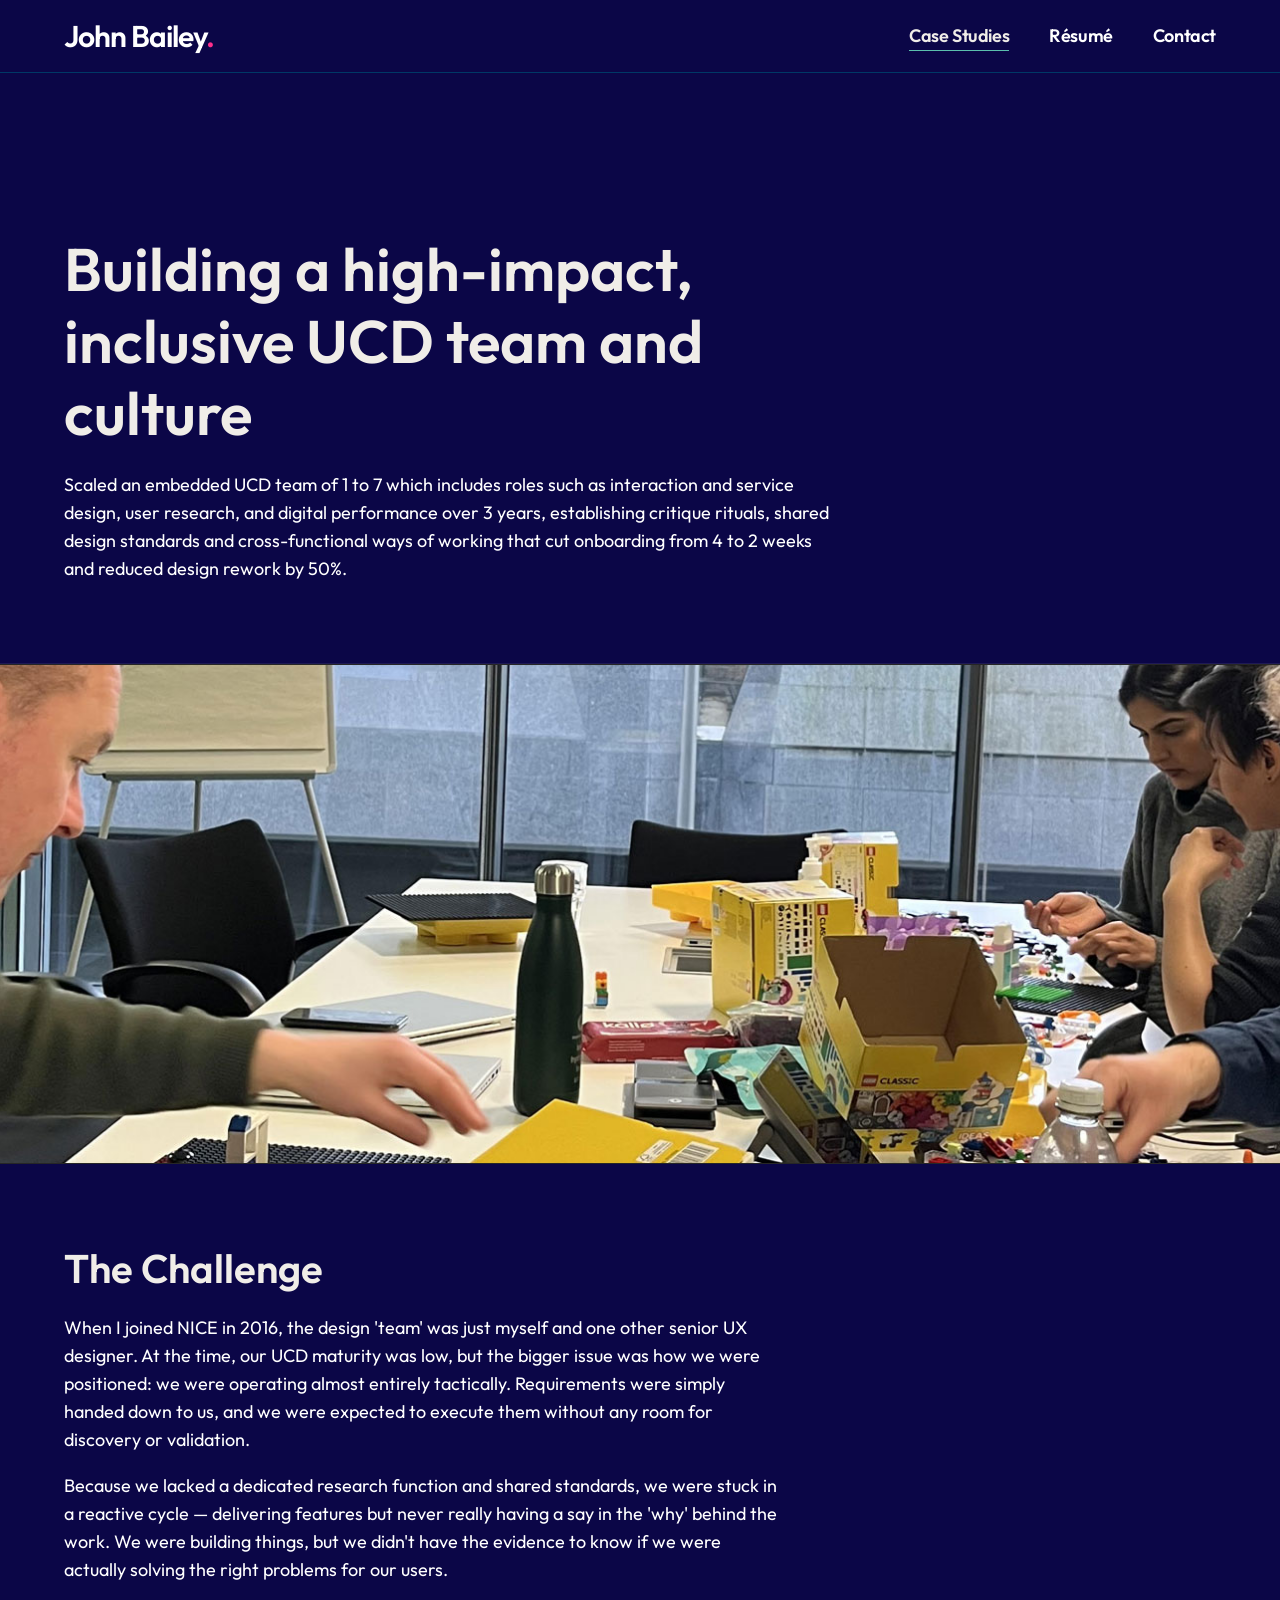
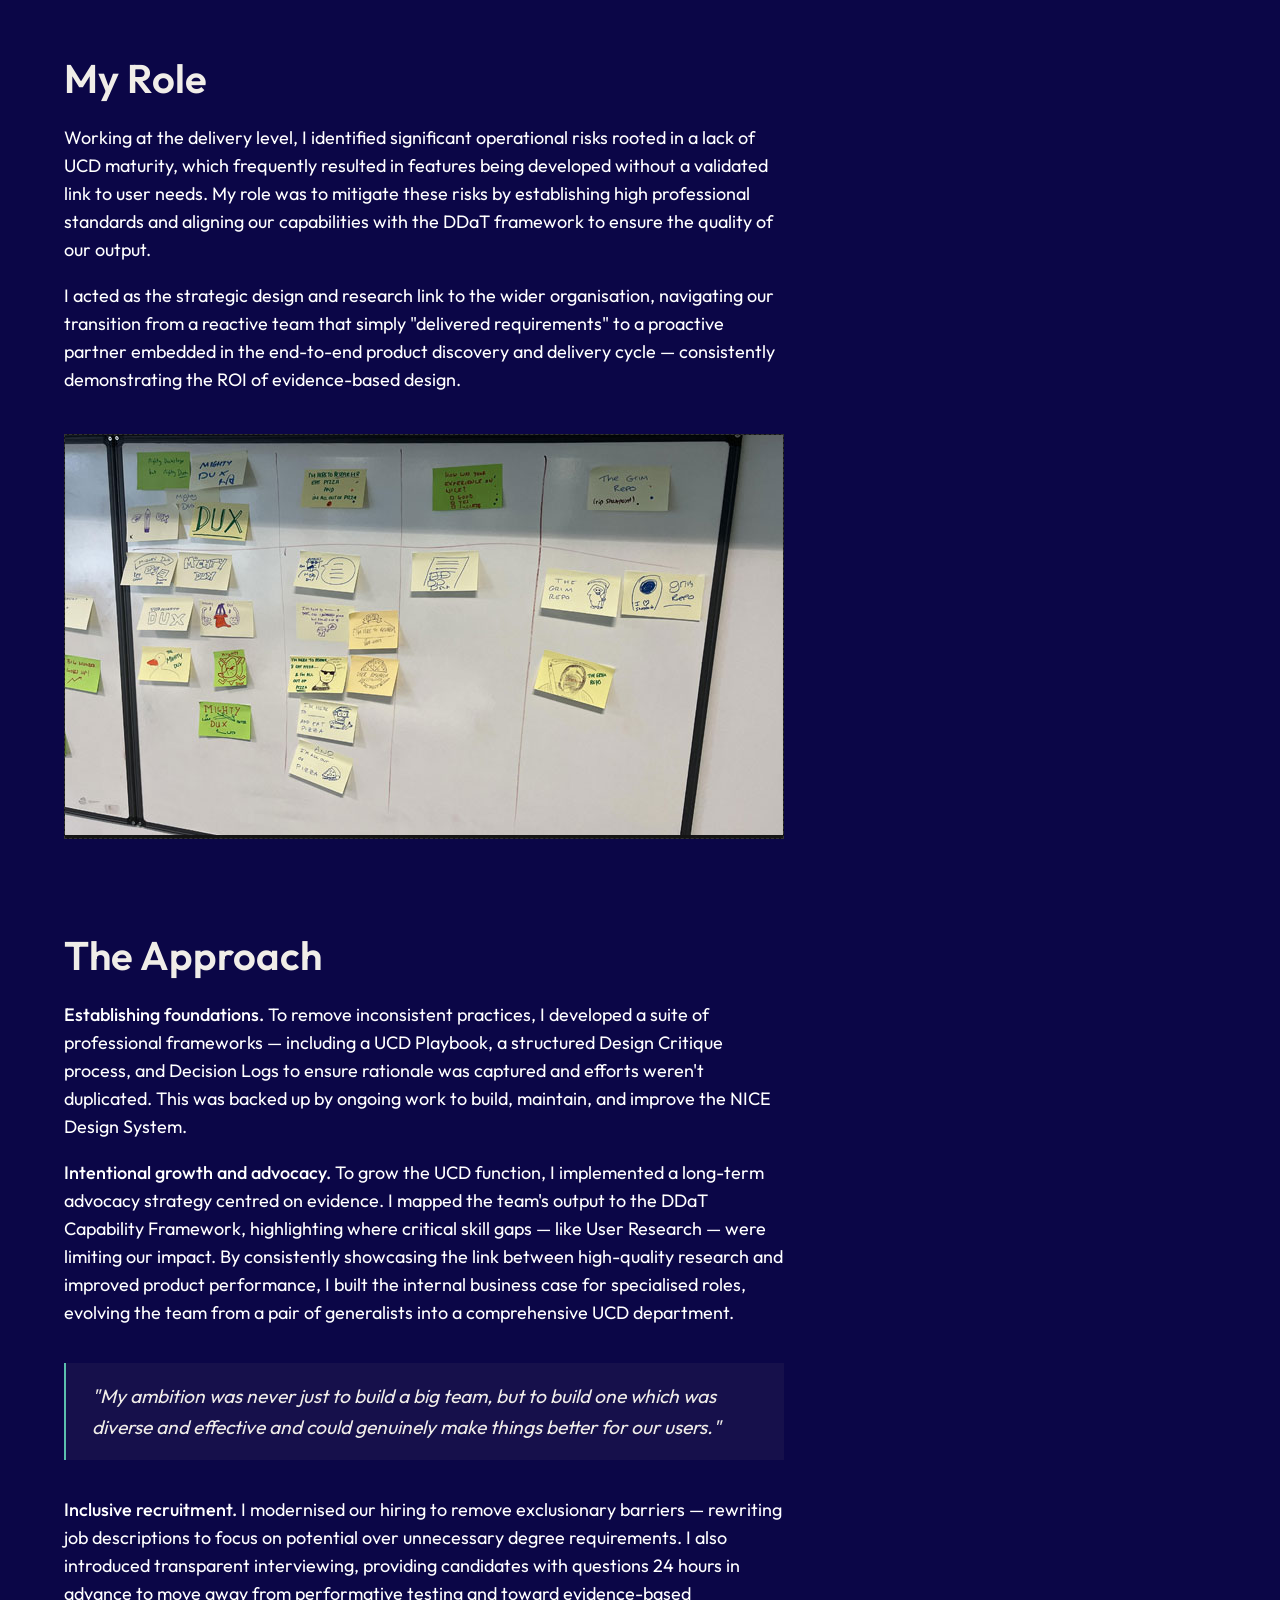
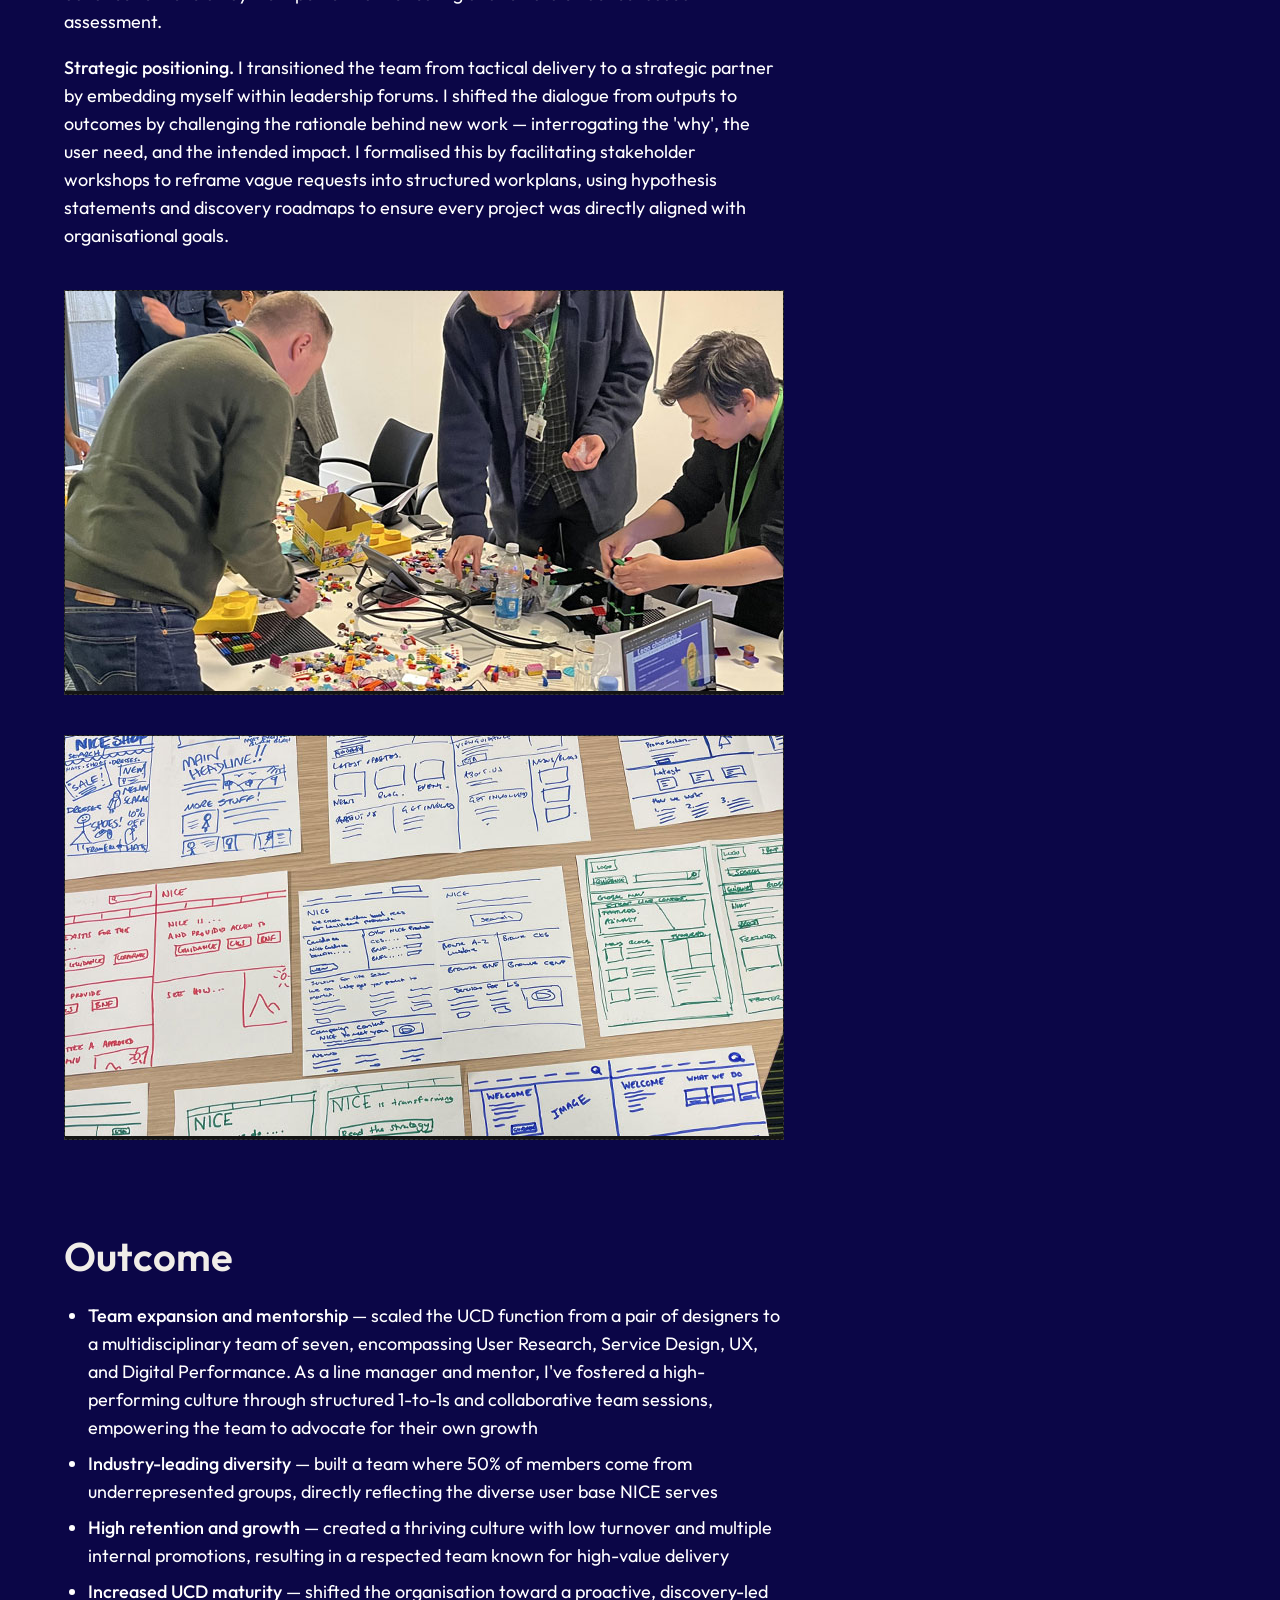
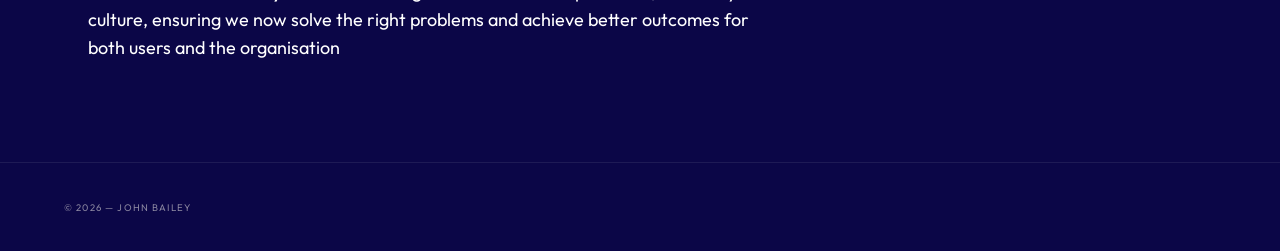
<file: cases/diverse-team.html>
<!DOCTYPE html>
<html lang="en">
<head>
  <meta charset="UTF-8" />
  <meta name="viewport" content="width=device-width, initial-scale=1.0, viewport-fit=cover" />
  <title>Growing a Diverse, Inclusive Design Team — John Bailey</title>
  <link rel="stylesheet" href="../style.css?v=case-mobile-26" />
</head>
<body class="case-study">

<nav>
  <div class="nav-inner">
    <a href="../index.html" class="nav-logo">John Bailey<span>.</span></a>
    <button class="nav-toggle" aria-label="Toggle menu" aria-expanded="false">
      <span></span><span></span><span></span>
    </button>
    <div class="nav-links">
      <a href="../cases.html" class="nav-link active">Case Studies</a>
      <a href="../resume.html" class="nav-link ">Résumé</a>
      <a href="../contact.html" class="nav-link ">Contact</a>
    </div>
  </div>
</nav>

<script>
(function () {
  /* ── Hamburger toggle ── */
  var toggle = document.querySelector('.nav-toggle');
  var links  = document.querySelector('.nav-links');
  if (toggle) {
    toggle.addEventListener('click', function () {
      var open = links.classList.toggle('open');
      toggle.classList.toggle('open', open);
      toggle.setAttribute('aria-expanded', String(open));
      document.body.style.overflow = open ? 'hidden' : '';
    });
    links.querySelectorAll('.nav-link').forEach(function (l) {
      l.addEventListener('click', function () {
        links.classList.remove('open');
        toggle.classList.remove('open');
        toggle.setAttribute('aria-expanded', 'false');
        document.body.style.overflow = '';
      });
    });
  }

  /*
   * ── Nav-height sync ──────────────────────────────────────────────────────
   * Reads the nav's actual rendered height (which already includes
   * env(safe-area-inset-top) because the nav has padding-top for it).
   * Writes that value into --nav-height on :root so body padding-top
   * always matches exactly, on every device and orientation.
   */
  function syncNavHeight() {
    var h = document.querySelector('nav').offsetHeight;
    document.documentElement.style.setProperty('--nav-height', h + 'px');
  }
  syncNavHeight();
  window.addEventListener('resize', syncNavHeight);
  /* Re-sync after fonts load — web fonts can change the logo height */
  if (document.fonts && document.fonts.ready) {
    document.fonts.ready.then(syncNavHeight);
  }
})();
</script>

<main>

  <div class="study-hero-wrap">
    <div class="study-hero">
      <div class="study-hero-left">
        <h1 class="study-title">Building a high-impact, inclusive UCD team and culture</h1>
        <p class="study-desc">Scaled an embedded UCD team of 1 to 7 which includes roles such as interaction and service design, user research, and digital performance over 3 years, establishing critique rituals, shared design standards and cross-functional ways of working that cut onboarding from 4 to 2 weeks and reduced design rework by 50%.</p>
      </div>


    </div>
  </div>

  <div class="study-cover">

     <img src="../images/team-case.jpg" alt="Growing a diverse design team" class="cover-img" />
  </div>

  <article class="study-body">
  <div class="study-body-inner">

    <h2 id="challenge">The Challenge</h2>
    <p>When I joined NICE in 2016, the design 'team' was just myself and one other senior UX designer. At the time, our UCD maturity was low, but the bigger issue was how we were positioned: we were operating almost entirely tactically. Requirements were simply handed down to us, and we were expected to execute them without any room for discovery or validation.</p>
    <p>Because we lacked a dedicated research function and shared standards, we were stuck in a reactive cycle — delivering features but never really having a say in the 'why' behind the work. We were building things, but we didn't have the evidence to know if we were actually solving the right problems for our users.</p>



    <h2 id="role">My Role</h2>
    <p>Working at the delivery level, I identified significant operational risks rooted in a lack of UCD maturity, which frequently resulted in features being developed without a validated link to user needs. My role was to mitigate these risks by establishing high professional standards and aligning our capabilities with the DDaT framework to ensure the quality of our output.</p>
    <p>I acted as the strategic design and research link to the wider organisation, navigating our transition from a reactive team that simply "delivered requirements" to a proactive partner embedded in the end-to-end product discovery and delivery cycle — consistently demonstrating the ROI of evidence-based design.</p>

          <div class="section-img-ph"><span><img src="../images/teamshot2.jpg" alt="workshop1"  /></span></div>

    <h2 id="approach">The Approach</h2>
    <p><strong>Establishing foundations.</strong> To remove inconsistent practices, I developed a suite of professional frameworks — including a UCD Playbook, a structured Design Critique process, and Decision Logs to ensure rationale was captured and efforts weren't duplicated. This was backed up by ongoing work to build, maintain, and improve the NICE Design System.</p>
    <p><strong>Intentional growth and advocacy.</strong> To grow the UCD function, I implemented a long-term advocacy strategy centred on evidence. I mapped the team's output to the DDaT Capability Framework, highlighting where critical skill gaps — like User Research — were limiting our impact. By consistently showcasing the link between high-quality research and improved product performance, I built the internal business case for specialised roles, evolving the team from a pair of generalists into a comprehensive UCD department.</p>

    <blockquote>"My ambition was never just to build a big team, but to build one which was diverse and effective and could genuinely make things better for our users."</blockquote>

    <p><strong>Inclusive recruitment.</strong> I modernised our hiring to remove exclusionary barriers — rewriting job descriptions to focus on potential over unnecessary degree requirements. I also introduced transparent interviewing, providing candidates with questions 24 hours in advance to move away from performative testing and toward evidence-based assessment.</p>
    <p><strong>Strategic positioning.</strong> I transitioned the team from tactical delivery to a strategic partner by embedding myself within leadership forums. I shifted the dialogue from outputs to outcomes by challenging the rationale behind new work — interrogating the 'why', the user need, and the intended impact. I formalised this by facilitating stakeholder workshops to reframe vague requests into structured workplans, using hypothesis statements and discovery roadmaps to ensure every project was directly aligned with organisational goals.</p>

    <div class="section-img-ph"><span><img src="../images/teamshot1.jpg" alt="workshop"  /></span></div>
     <div class="section-img-ph"><span><img src="../images/teamshot3.jpg" alt="workshop"  /></span></div>

    <h2 id="outcome">Outcome</h2>
    <ul>
      <li><strong>Team expansion and mentorship</strong> — scaled the UCD function from a pair of designers to a multidisciplinary team of seven, encompassing User Research, Service Design, UX, and Digital Performance. As a line manager and mentor, I've fostered a high-performing culture through structured 1-to-1s and collaborative team sessions, empowering the team to advocate for their own growth</li>
      <li><strong>Industry-leading diversity</strong> — built a team where 50% of members come from underrepresented groups, directly reflecting the diverse user base NICE serves</li>
      <li><strong>High retention and growth</strong> — created a thriving culture with low turnover and multiple internal promotions, resulting in a respected team known for high-value delivery</li>
      <li><strong>Increased UCD maturity</strong> — shifted the organisation toward a proactive, discovery-led culture, ensuring we now solve the right problems and achieve better outcomes for both users and the organisation</li>
    </ul>



  </div>
  </article>

</main>

<footer>
  <div class="footer-inner">
    <p>© 2026 — John Bailey</p>
  </div>
</footer>

<style>
  .study-hero-wrap { border-bottom: 1px solid var(--border); }
  .study-hero { padding: 160px 64px 80px; max-width: 1920px; margin: 0 auto; display: grid; grid-template-columns: 1fr 300px; gap: 80px; align-items: start; }
  .back-link { display: inline-flex; align-items: center; gap: 10px; font-family: var(--mono); font-size: 0.65rem; letter-spacing: 0.12em; text-transform: uppercase; color: var(--text-muted); margin-bottom: 32px; transition: color 0.25s; }
  .back-link:hover { color: var(--pop); }
  .study-title {     margin-bottom: 22px; }
  .study-desc {  color: var(--text-muted); max-width: 780px;  }
  .impact-sidebar { border: 1px solid rgba(255,255,255,0.1); background: var(--bg-2); padding: 28px; position: sticky; top: 72px; }
  .impact-label { font-family: var(--mono); font-size: 0.7rem; letter-spacing: 0.18em; text-transform: uppercase; color: var(--accent); margin-bottom: 20px; display: flex; align-items: center; gap: 10px; }
  .impact-label::after { content: ''; flex: 1; height: 1px; background: rgba(200,184,154,0.3); }
  .impact-bullets { display: flex; flex-direction: column; }
  .impact-bullet { display: flex; align-items: center; gap: 12px; padding: 14px 0; border-bottom: 1px solid var(--border); }
  .impact-bullet:last-child { border-bottom: none; padding-bottom: 0; }
  .impact-bullet::before { content: ''; width: 5px; height: 5px; border-radius: 50%; background: var(--pop); flex-shrink: 0; }
  .bullet-text { font-size: 0.9rem; color: var(--text); line-height: 1.5; }
  .study-cover { width: 100%; max-width: 1920px; margin: 0 auto; height: 500px; background: var(--bg-2); border-top: 1px solid var(--border); border-bottom: 1px solid var(--border); display: flex; align-items: center; justify-content: center; overflow: hidden; }
  .cover-img { width: 100%; height: 100%; object-fit: cover; }
  .cover-placeholder { font-family: var(--mono); font-size: 0.7rem; letter-spacing: 0.12em; text-transform: uppercase; color: var(--text-dim); border: 1px solid var(--border); padding: 16px 28px; }
  .study-body { padding: 80px 64px; max-width: 1920px; margin: 0 auto; }
  .study-body-inner { max-width: 720px; }
  .study-body-inner h2 {    margin-bottom: 22px; padding-top: 52px; color: var(--text); }
  .study-body-inner h2:first-child { padding-top: 0; }
  .study-body-inner p {   color: rgba(240,237,232,0.8); margin-bottom: 18px; }
  .study-body-inner blockquote { border-left: 2px solid var(--pop); padding: 18px 26px; margin: 36px 0; background: rgba(200,184,154,0.06); font-family: var(--serif); font-size: 1.2rem; font-style: italic; color: var(--text); line-height: 1.6; }
  .study-body-inner ul { padding-left: 24px; margin-bottom: 20px; color: rgba(240,237,232,0.8); }
  .study-body-inner li { margin-bottom: 8px;  }
  .study-body-inner strong { color: var(--text); font-weight: 500; }
  .study-body-inner em { color: var(--accent); }
  .study-body-inner hr { border: none; border-top: 1px solid var(--border); margin: 48px 0; }
  .body-img { width: 100%; margin: 36px 0; border: 1px solid var(--border); display: block; }
  .section-img-ph { width: 100%; aspect-ratio: 16 / 9; margin: 40px 0; background: var(--bg-2); border: 1px dashed rgba(255,255,255,0.12); display: flex; align-items: center; justify-content: center; position: relative; overflow: hidden; }
  .section-img-ph::before { content: ''; position: absolute; inset: 0; background: repeating-linear-gradient(-45deg, transparent, transparent 20px, rgba(255,255,255,0.015) 20px, rgba(255,255,255,0.015) 21px); }
  .section-img-ph span { font-family: var(--mono); font-size: 0.6rem; letter-spacing: 0.12em; text-transform: uppercase; color: var(--text-dim); border: 1px dashed rgba(255,255,255,0.12); padding: 8px 16px; position: relative; z-index: 1; }
  .next-case { border-top: 1px solid var(--border); padding: 0 64px 80px; max-width: 1920px; margin: 0 auto; }
  .next-link { display: flex; align-items: center; gap: 24px; padding: 48px 0; transition: gap 0.3s var(--ease); }
  .next-link:hover { gap: 32px; }
  .next-label { font-family: var(--mono); font-size: 0.62rem; letter-spacing: 0.14em; text-transform: uppercase; color: var(--text-dim); }
  .next-title { font-family: var(--serif); font-size: 1.6rem; font-weight: 700; flex: 1; }
  .next-link svg { color: var(--pop); flex-shrink: 0; }
  @media (max-width: 768px) {
    .study-hero { grid-template-columns: 1fr; padding: 110px 24px 56px; gap: 40px; }
    .study-cover { height: 240px; }
    .study-body { padding: 56px 24px; }
    .next-case { padding: 0 24px 60px; }
  }
</style>

</body>
</html>
</file>
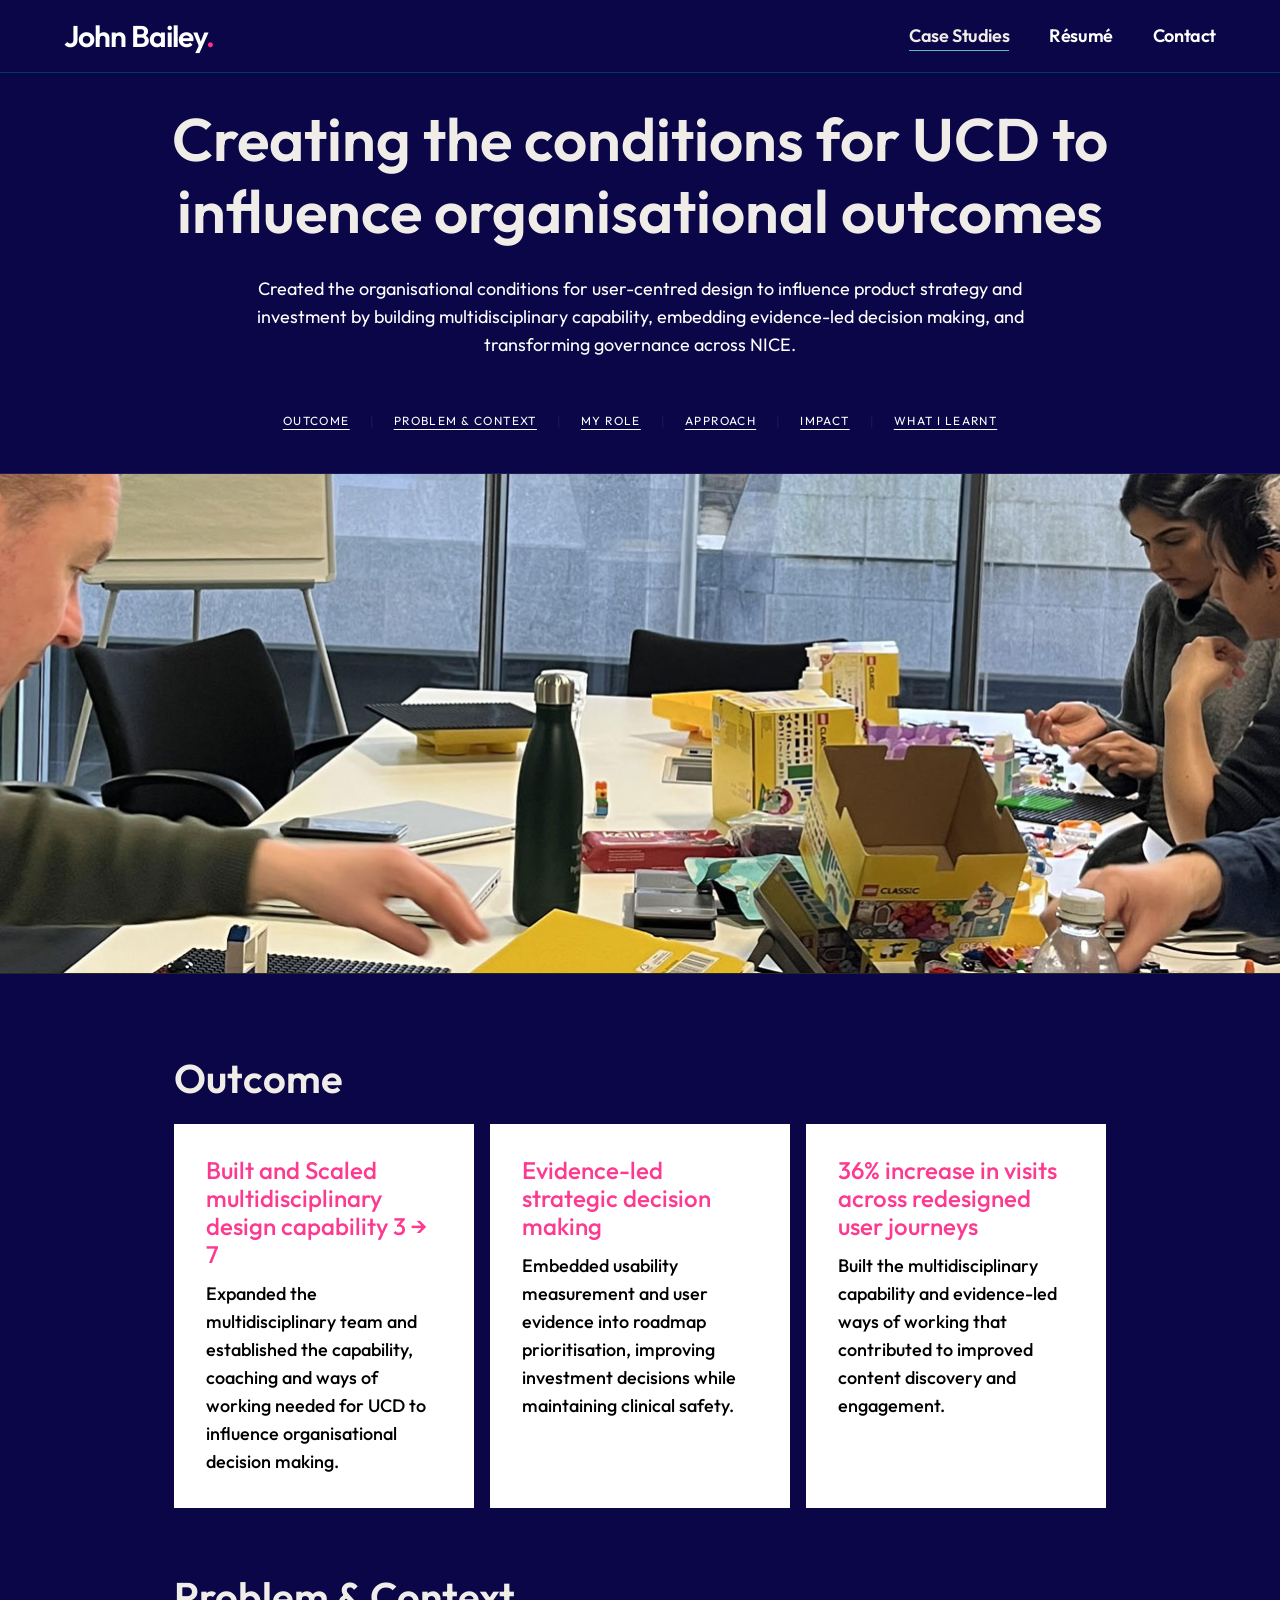
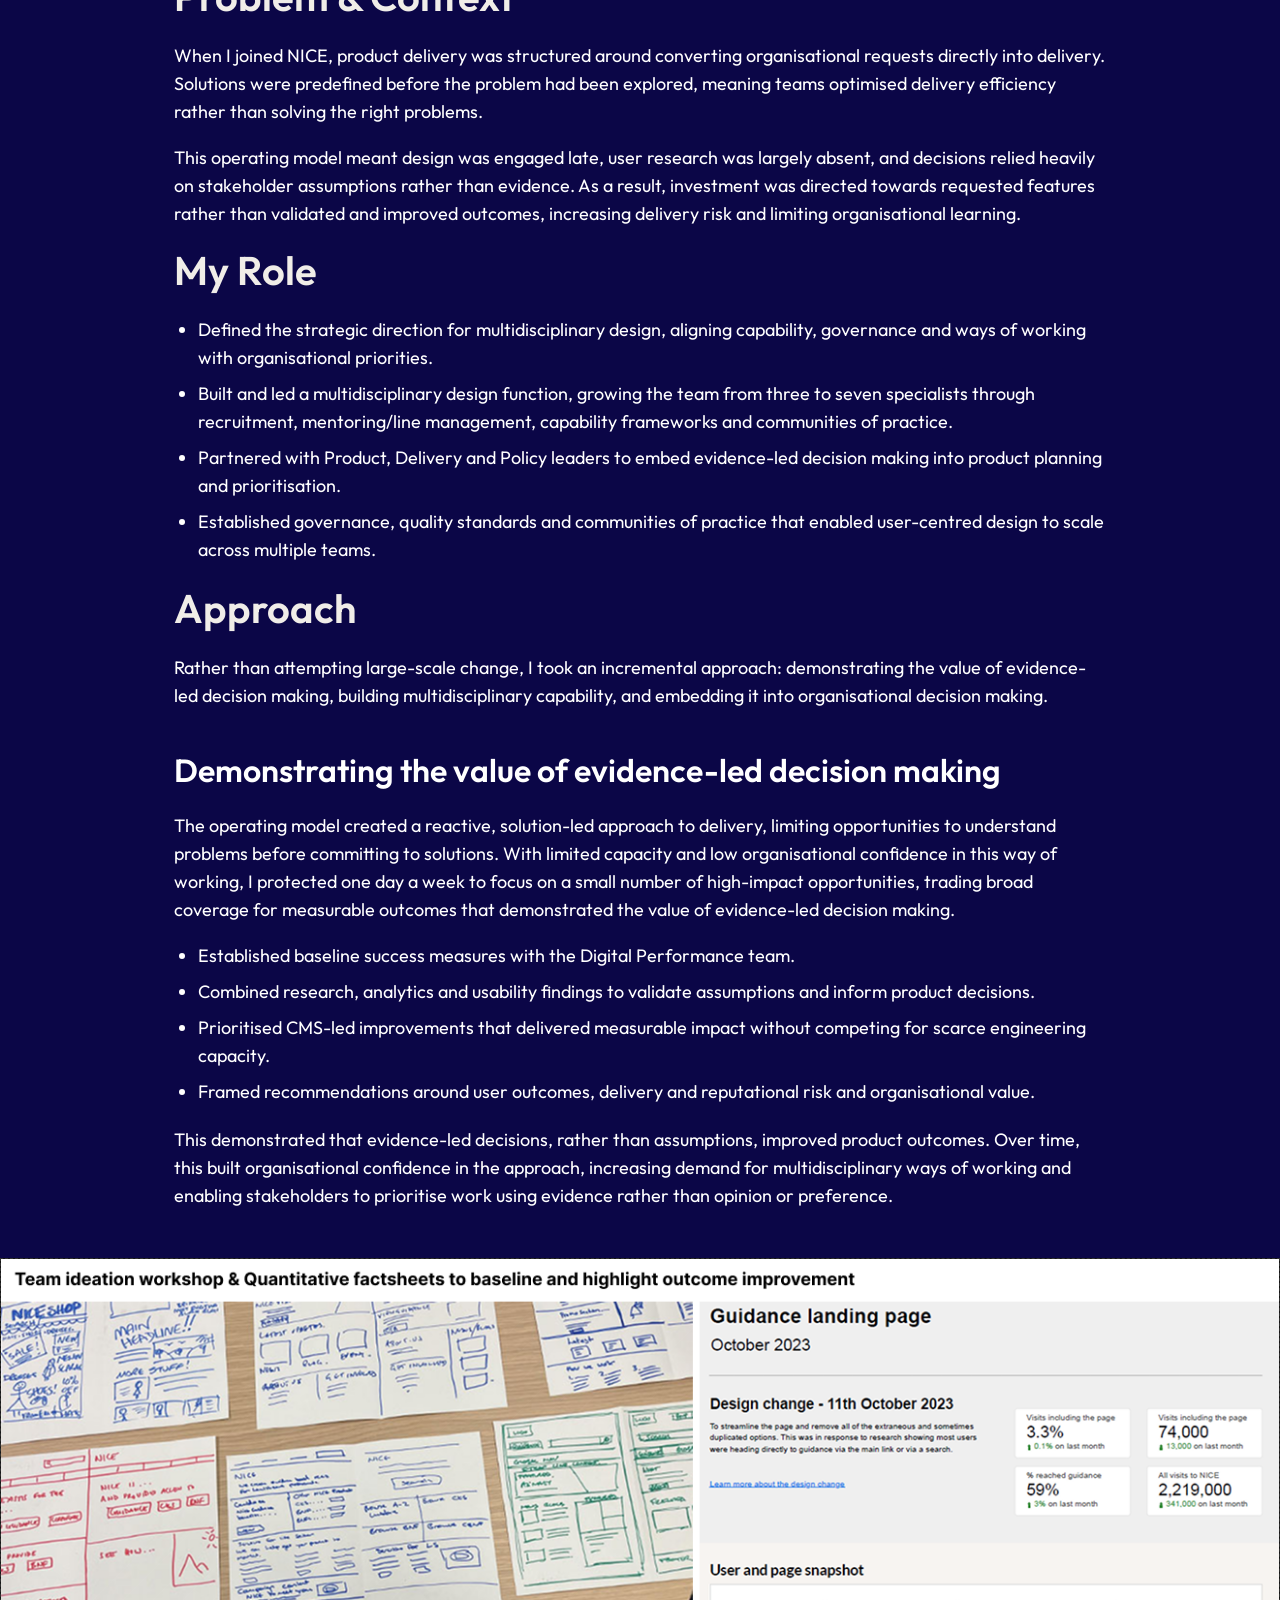
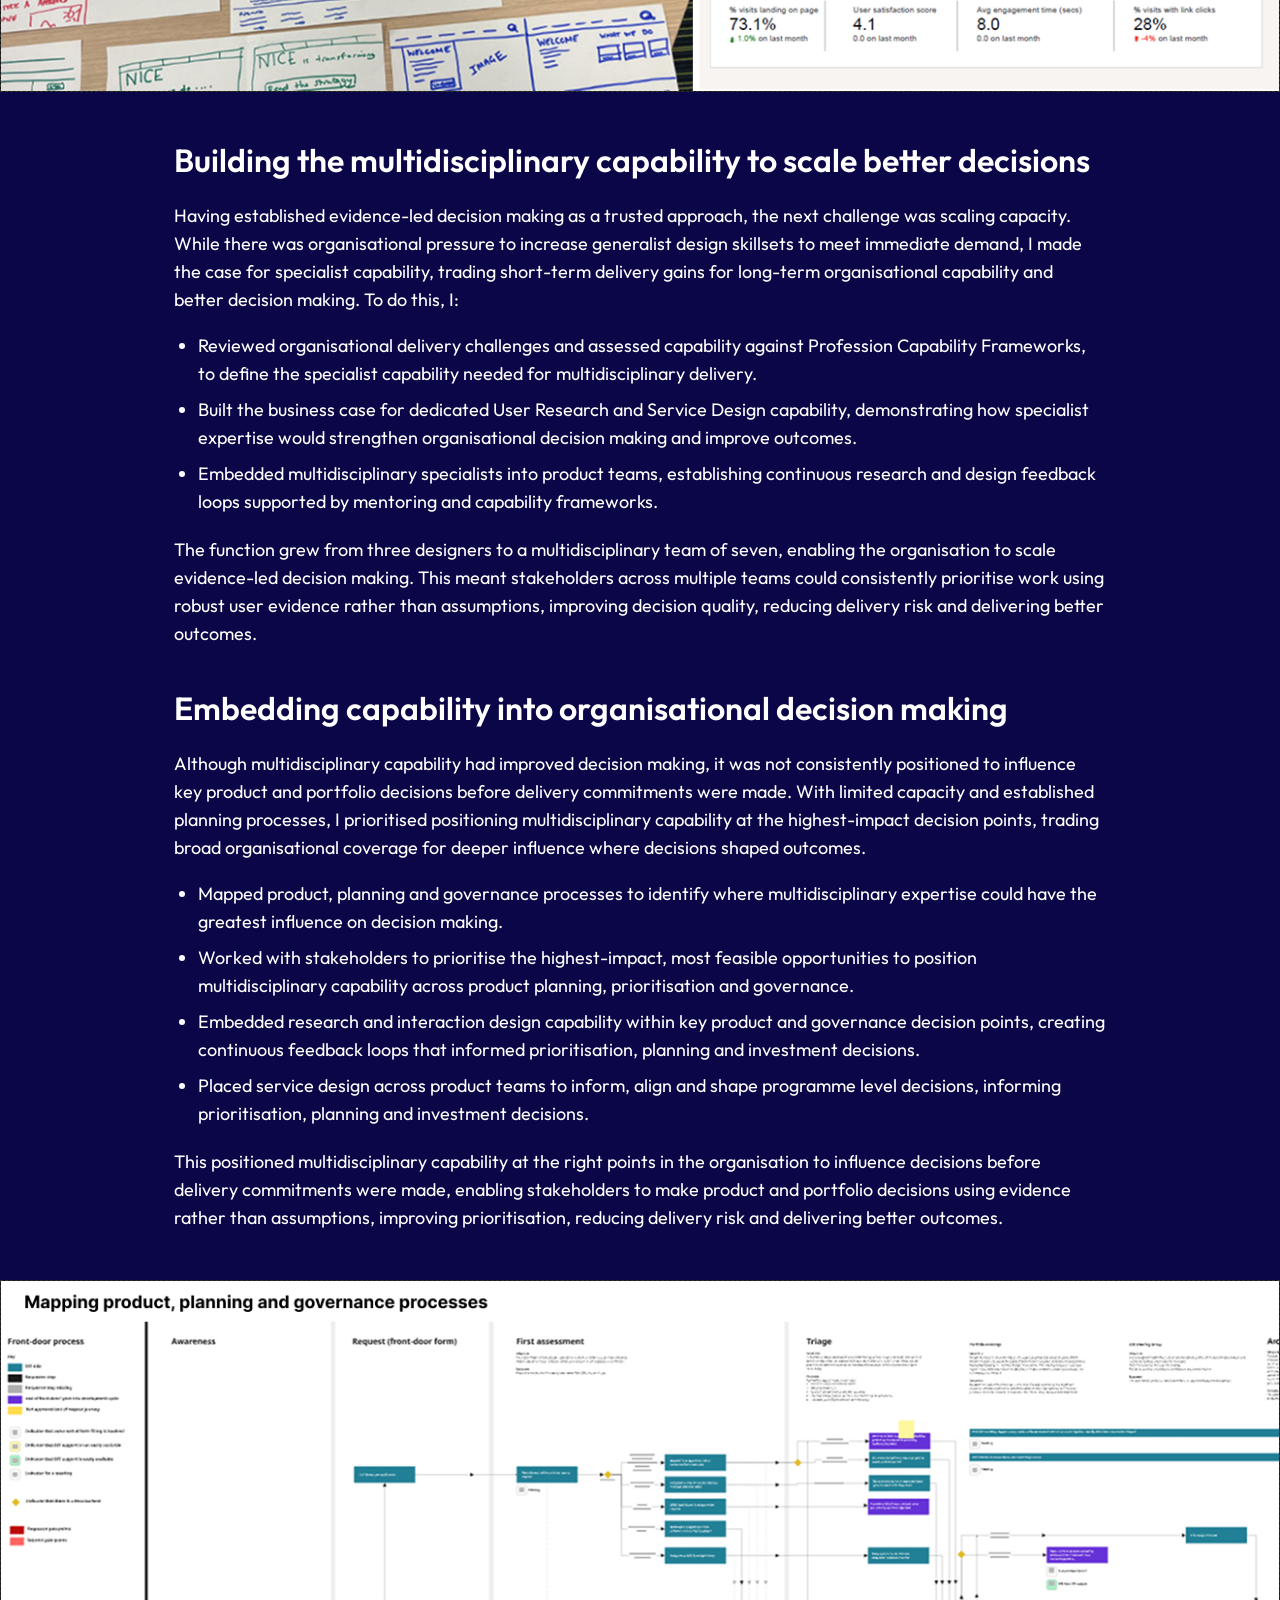
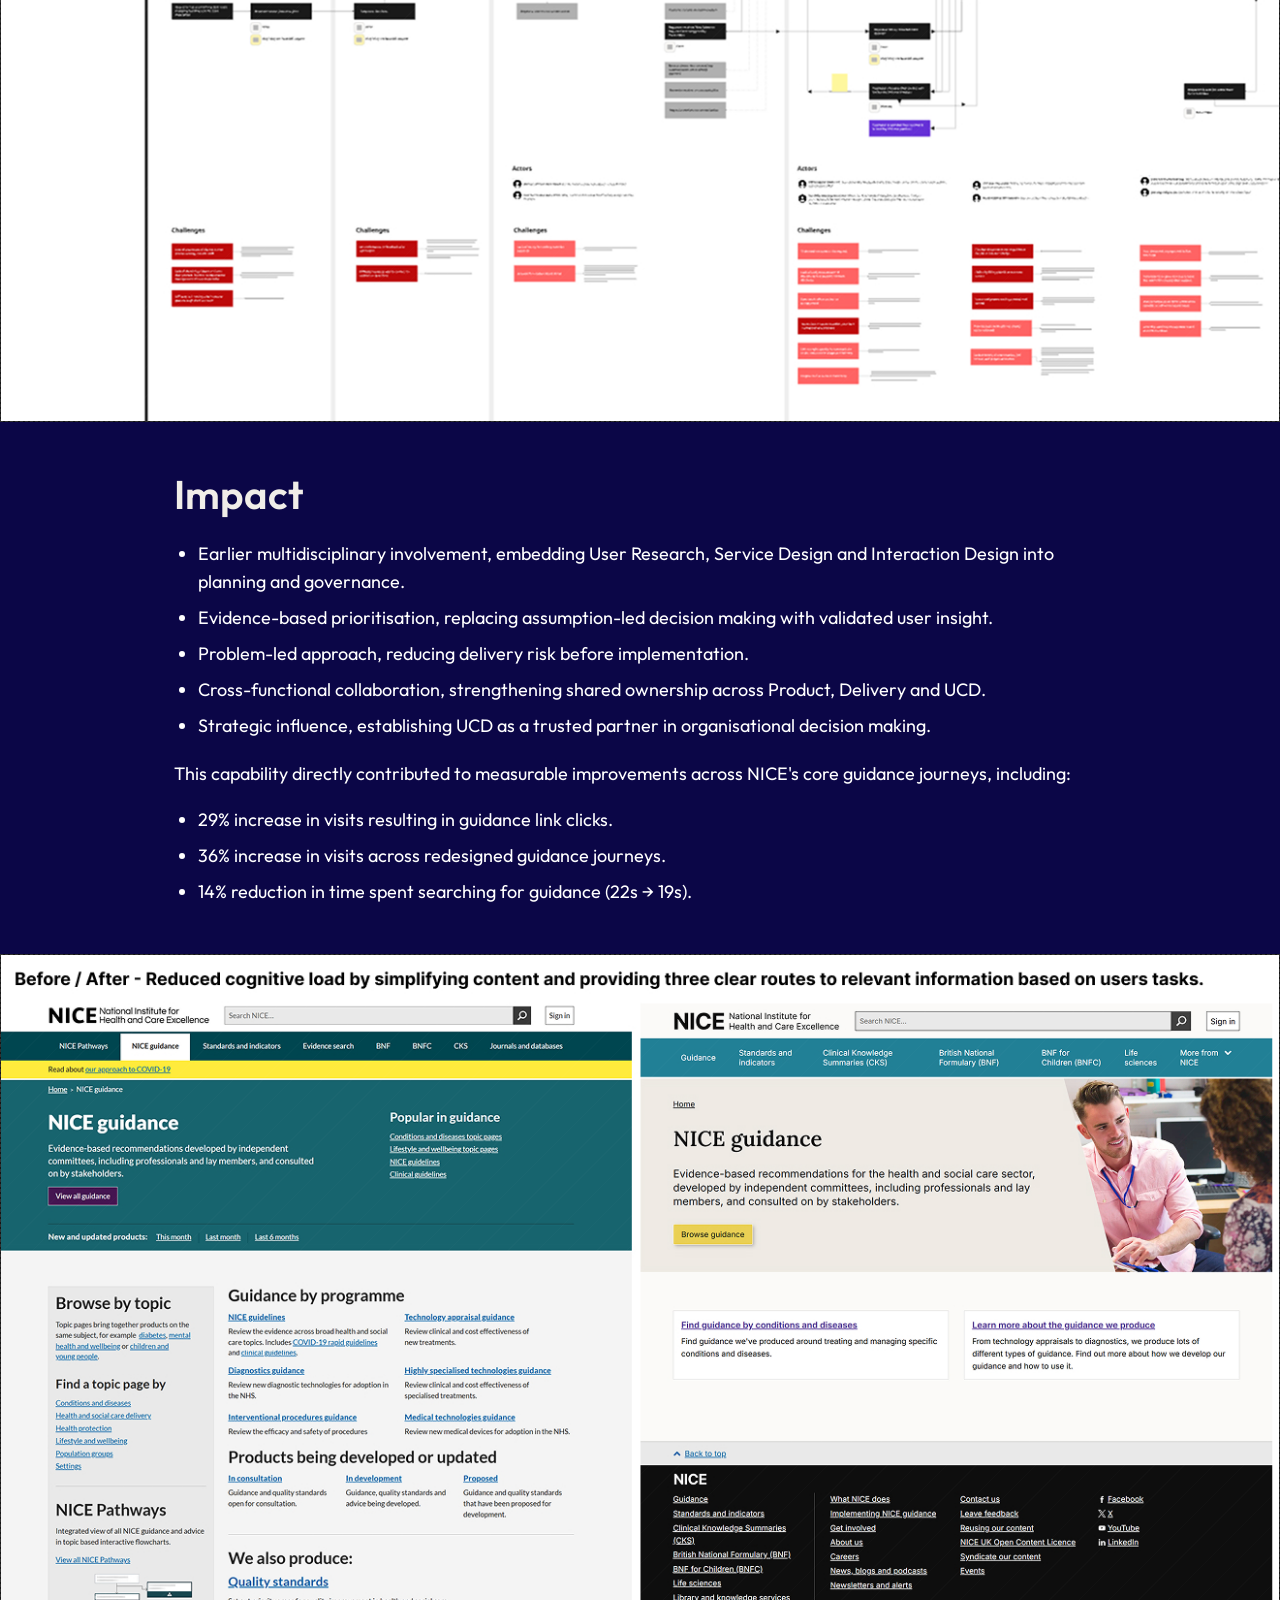
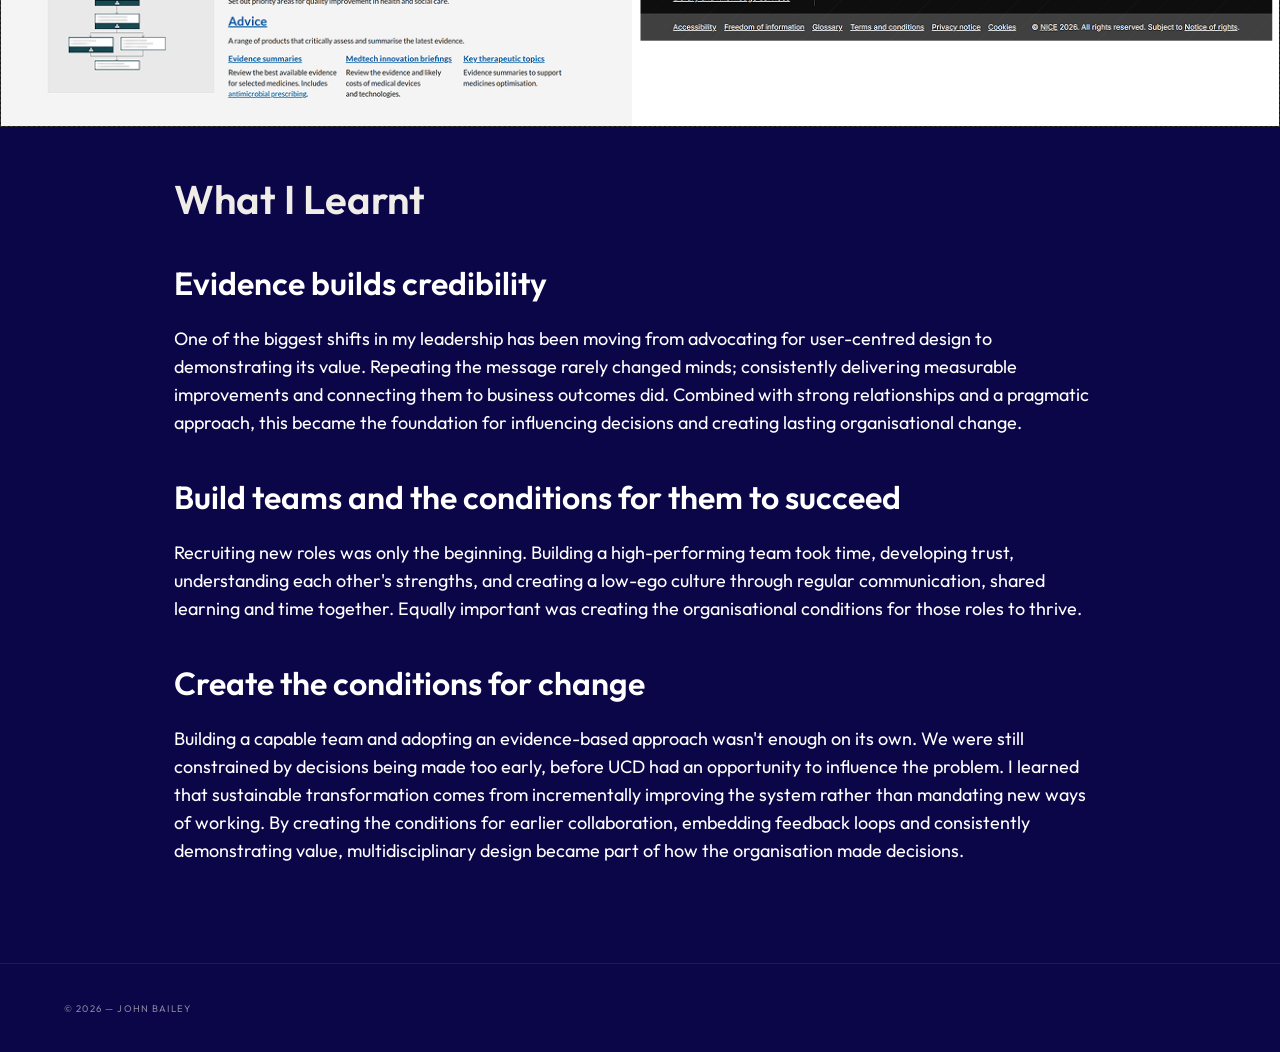
<file: cases/ucdteam.html>
<!DOCTYPE html>
<html lang="en">
<head>
  <meta charset="UTF-8" />
  <meta name="viewport" content="width=device-width, initial-scale=1.0, viewport-fit=cover" />
  <title>UCD delivering outcomes — John Bailey</title>
  <link rel="stylesheet" href="../style.css?v=case-mobile-26" />
</head>
<body class="case-study">

<nav>
  <div class="nav-inner">
    <a href="../index.html" class="nav-logo">John Bailey<span>.</span></a>
    <button class="nav-toggle" aria-label="Toggle menu" aria-expanded="false">
      <span></span><span></span><span></span>
    </button>
    <div class="nav-links">
      <a href="../cases.html" class="nav-link active">Case Studies</a>
      <a href="../resume.html" class="nav-link ">Résumé</a>
      <a href="../contact.html" class="nav-link ">Contact</a>
    </div>
  </div>
</nav>

<script>
(function () {
  var toggle = document.querySelector('.nav-toggle');
  var links  = document.querySelector('.nav-links');
  if (toggle) {
    toggle.addEventListener('click', function () {
      var open = links.classList.toggle('open');
      toggle.classList.toggle('open', open);
      toggle.setAttribute('aria-expanded', String(open));
      document.body.style.overflow = open ? 'hidden' : '';
    });
    links.querySelectorAll('.nav-link').forEach(function (l) {
      l.addEventListener('click', function () {
        links.classList.remove('open');
        toggle.classList.remove('open');
        toggle.setAttribute('aria-expanded', 'false');
        document.body.style.overflow = '';
      });
    });
  }
  function syncNavHeight() {
    var h = document.querySelector('nav').offsetHeight;
    document.documentElement.style.setProperty('--nav-height', h + 'px');
  }
  syncNavHeight();
  window.addEventListener('resize', syncNavHeight);
  if (document.fonts && document.fonts.ready) {
    document.fonts.ready.then(syncNavHeight);
  }
})();
</script>

<main>

  <!-- HERO -->
  <div class="study-hero-wrap">
    <div class="study-hero">
      <div class="study-hero-left">
        <h1 class="study-title">Creating the conditions for UCD to influence organisational outcomes</h1>
        <p class="study-desc">Created the organisational conditions for user-centred design to influence product strategy and investment by building multidisciplinary capability, embedding evidence-led decision making, and transforming governance across NICE.</p>
      </div>
    </div>
  </div>

  <!-- PAGE NAV -->
  <div class="page-nav" aria-label="Page sections">
    <a href="#outcome">Outcome</a>
    <span>|</span>
    <a href="#challenge">Problem &amp; Context</a>
    <span>|</span>
    <a href="#role">My Role</a>
    <span>|</span>
    <a href="#approach">Approach</a>
    <span>|</span>
    <a href="#impact">Impact</a>
    <span>|</span>
    <a href="#learnt">What I Learnt</a>
  </div>

  <!-- COVER IMAGE -->


    <div class="study-cover">

<img src="../images/team-case.jpg" alt="Growing a diverse design team" class="cover-img">
  </div>

  <!-- BODY -->
  <article class="study-body-centered">
    <div class="study-body-col">

      <h2 id="outcome">Outcome</h2>

    </div>

    <div class="outcome-cards">
      <div class="outcome-card">

        <div class="outcome-headline">Built and Scaled multidisciplinary design capability 3 → 7</div>
        <div class="outcome-body">Expanded the multidisciplinary team and established the capability, coaching and ways of working needed for UCD to influence organisational decision making.</div>
      </div>
      <div class="outcome-card">

        <div class="outcome-headline">Evidence-led strategic decision making</div>
        <div class="outcome-body">Embedded usability measurement and user evidence into roadmap prioritisation, improving investment decisions while maintaining clinical safety.</div>
      </div>
      <div class="outcome-card">

        <div class="outcome-headline">36% increase in visits across redesigned user journeys</div>
        <div class="outcome-body">Built the multidisciplinary capability and evidence-led ways of working that contributed to improved content discovery and engagement.</div>
      </div>
    </div>

    <div class="study-body-col">

      <h2 id="challenge">Problem &amp; Context</h2>
      <p>When I joined NICE, product delivery was structured around converting organisational requests directly into delivery. Solutions were predefined before the problem had been explored, meaning teams optimised delivery efficiency rather than solving the right problems.</p>
      <p>This operating model meant design was engaged late, user research was largely absent, and decisions relied heavily on stakeholder assumptions rather than evidence. As a result, investment was directed towards requested features rather than validated and improved outcomes, increasing delivery risk and limiting organisational learning.
</p>


    </div>



    <div class="study-body-col">

      <h2 id="role">My Role</h2>

      <ul>

        <li>Defined the strategic direction for multidisciplinary design, aligning capability, governance and ways of working with organisational priorities. </li>
        <li>Built and led a multidisciplinary design function, growing the team from three to seven specialists through recruitment, mentoring/line management, capability frameworks and communities of practice.
</li>
        <li>Partnered with Product, Delivery and Policy leaders to embed evidence-led decision making into product planning and prioritisation. </li>
        <li>Established governance, quality standards and communities of practice that enabled user-centred design to scale across multiple teams.</li>
      </ul>

    </div>

    <div class="study-body-col">

      <h2 id="approach">Approach</h2>
      <p>Rather than attempting large-scale change, I took an incremental approach: demonstrating the value of evidence-led decision making, building multidisciplinary capability, and embedding it into organisational decision making.</p>

      <h3 class="body-subheading">Demonstrating the value of evidence-led decision making</h3>
      <p>The operating model created a reactive, solution-led approach to delivery, limiting opportunities to understand problems before committing to solutions. With limited capacity and low organisational confidence in this way of working, I protected one day a week to focus on a small number of high-impact opportunities, trading broad coverage for measurable outcomes that demonstrated the value of evidence-led decision making.</p>
      <ul>
        <li>Established baseline success measures with the Digital Performance team.</li>
        <li>Combined research, analytics and usability findings to validate assumptions and inform product decisions.</li>
        <li>Prioritised CMS-led improvements that delivered measurable impact without competing for scarce engineering capacity.</li>
        <li>Framed recommendations around user outcomes, delivery and reputational risk and organisational value.</li>
      </ul>
      <p>This demonstrated that evidence-led decisions, rather than assumptions, improved product outcomes. Over time, this built organisational confidence in the approach, increasing demand for multidisciplinary ways of working and enabling stakeholders to prioritise work using evidence rather than opinion or preference.</p>
</div>

  <div class="body-img-ph">

 <img src="../images/process2.png" alt="working with the team highlights" class="cover-img" />
  </div>



<div class="study-body-col">
      <h3 class="body-subheading">Building the multidisciplinary capability to scale better decisions</h3>
      <p>Having established evidence-led decision making as a trusted approach, the next challenge was scaling capacity. While there was organisational pressure to increase generalist design skillsets to meet immediate demand, I made the case for specialist capability, trading short-term delivery gains for long-term organisational capability and better decision making. To do this, I:</p>
      <ul>
        <li>Reviewed organisational delivery challenges and assessed capability against Profession Capability Frameworks, to define the specialist capability needed for multidisciplinary delivery.</li>
        <li>Built the business case for dedicated User Research and Service Design capability, demonstrating how specialist expertise would strengthen organisational decision making and improve outcomes.</li>
        <li>Embedded multidisciplinary specialists into product teams, establishing continuous research and design feedback loops supported by mentoring and capability frameworks.</li>
      </ul>
      <p>The function grew from three designers to a multidisciplinary team of seven, enabling the organisation to scale evidence-led decision making. This meant stakeholders across multiple teams could consistently prioritise work using robust user evidence rather than assumptions, improving decision quality, reducing delivery risk and delivering better outcomes.</p>

      </div>

      <div class="study-body-col">
      <h3 class="body-subheading">Embedding capability into organisational decision making</h3>
      <p>Although multidisciplinary capability had improved decision making, it was not consistently positioned to influence key product and portfolio decisions before delivery commitments were made. With limited capacity and established planning processes, I prioritised positioning multidisciplinary capability at the highest-impact decision points, trading broad organisational coverage for deeper influence where decisions shaped outcomes.</p>
      <ul>
        <li>Mapped product, planning and governance processes to identify where multidisciplinary expertise could have the greatest influence on decision making.</li>
        <li>Worked with stakeholders to prioritise the highest-impact, most feasible opportunities to position multidisciplinary capability across product planning, prioritisation and governance.</li>
        <li>Embedded research and interaction design capability within key product and governance decision points, creating continuous feedback loops that informed prioritisation, planning and investment decisions.</li>
          <li>Placed service design across product teams to inform, align and shape programme level decisions, informing prioritisation, planning and investment decisions.</li>
      </ul>
      <p>This positioned multidisciplinary capability at the right points in the organisation to influence decisions before delivery commitments were made, enabling stakeholders to make product and portfolio decisions using evidence rather than assumptions, improving prioritisation, reducing delivery risk and delivering better outcomes.</p>

    </div>

     <div class="body-img-ph">

 <img src="../images/process1.jpg" alt="front door request" class="cover-img" />
  </div>

    <div class="study-body-col">

      <h2 id="impact">Impact</h2>

      <ul>
        <li>Earlier multidisciplinary involvement, embedding User Research, Service Design and Interaction Design into planning and governance.</li>
        <li>Evidence-based prioritisation, replacing assumption-led decision making with validated user insight.</li>
        <li>Problem-led approach, reducing delivery risk before implementation.</li>
        <li>Cross-functional collaboration, strengthening shared ownership across Product, Delivery and UCD.</li>
        <li>Strategic influence, establishing UCD as a trusted partner in organisational decision making.</li>
      </ul>
      <p>This capability directly contributed to measurable improvements across NICE's core guidance journeys, including:</p>
      <ul>
        <li>29% increase in visits resulting in guidance link clicks.</li>
        <li>36% increase in visits across redesigned guidance journeys.</li>
        <li>14% reduction in time spent searching for guidance (22s → 19s).</li>
      </ul>

    </div>

     <div class="body-img-ph">

 <img src="../images/outcome1.jpg" alt="team work leading to outcome" class="cover-img" />
  </div>

    <div class="study-body-col">

      <h2 id="learnt">What I Learnt</h2>
      <h3 class="body-subheading">Evidence builds credibility</h3>
      <p>One of the biggest shifts in my leadership has been moving from advocating for user-centred design to demonstrating its value. Repeating the message rarely changed minds; consistently delivering measurable improvements and connecting them to business outcomes did. Combined with strong relationships and a pragmatic approach, this became the foundation for influencing decisions and creating lasting organisational change.</p>

      <h3 class="body-subheading">Build teams and the conditions for them to succeed</h3>
      <p>Recruiting new roles was only the beginning. Building a high-performing team took time, developing trust, understanding each other's strengths, and creating a low-ego culture through regular communication, shared learning and time together. Equally important was creating the organisational conditions for those roles to thrive.</p>

      <h3 class="body-subheading">Create the conditions for change</h3>
      <p>Building a capable team and adopting an evidence-based approach wasn't enough on its own. We were still constrained by decisions being made too early, before UCD had an opportunity to influence the problem. I learned that sustainable transformation comes from incrementally improving the system rather than mandating new ways of working. By creating the conditions for earlier collaboration, embedding feedback loops and consistently demonstrating value, multidisciplinary design became part of how the organisation made decisions.</p>

    </div>

  </article>

</main>

<footer>
  <div class="footer-inner">
    <p>© 2026 — John Bailey</p>
  </div>
</footer>

<style>
  /* ── Hero (identical to existing cases) ── */

  .study-hero { padding: 30px 64px 10px; max-width: 1500px; margin: 0 auto; text-align: center; }
  .back-link { display: inline-flex; align-items: center; gap: 10px; font-family: var(--mono); font-size: 0.65rem; letter-spacing: 0.12em; text-transform: uppercase; color: var(--text-muted); margin-bottom: 40px; transition: color 0.25s; }
  .back-link:hover { color: var(--pop); }
  .study-title {     margin-bottom: 28px; }
  .study-desc {  color: var(--text-muted); max-width: 780px;  margin: 0 auto; }
  .page-nav { display: flex; align-items: center; justify-content: center; gap: 20px; flex-wrap: wrap; padding: 40px 64px; border-bottom: 1px solid var(--border); background: var(--bg); }
  .page-nav a { font-family: var(--mono); font-size: 0.74rem; letter-spacing: 0.12em; text-transform: uppercase; color: var(--text-muted); transition: color 0.2s; text-decoration: underline; text-underline-offset: 4px; }
  .page-nav a:hover { color: var(--pop); text-decoration: none; }
  .page-nav span { color: var(--border); font-size: 0.8rem; user-select: none; }

  /* ── Cover (identical to existing cases) ── */
  .study-cover { width: 100%; max-width: 1800px; margin: 0 auto; height: 500px; background: var(--bg-2); border-bottom: 1px solid var(--border); display: flex; align-items: center; justify-content: center; overflow: hidden; }
  .cover-img { width: 100%; height: 100%; object-fit: cover; }
  .cover-placeholder { font-family: var(--mono); font-size: 0.7rem; letter-spacing: 0.12em; text-transform: uppercase; color: var(--text-dim); border: 1px solid var(--border); padding: 16px 28px; }

  /* ── Outcome stat cards ── */
  .outcome-cards { display: grid; grid-template-columns: repeat(3, minmax(0,1fr)); gap: 16px; max-width: 980px; margin: 0 auto 64px; padding: 0 24px; }
  .outcome-card { background: var(--bg-2); border: 1px solid var(--border); border-radius: 4px; padding: 2rem 1.5rem; display: flex; flex-direction: column; gap: 8px; }
  .outcome-num { font-family: var(--serif); font-size: 3rem; font-weight: 700; line-height: 1; color: var(--text); }
  .outcome-headline { font-size: 0.95rem; font-weight: 500; color: var(--text); line-height: 1.4; }
  .outcome-body { font-size: 0.875rem; color: var(--text-muted); line-height: 1.7; margin-top: 4px; }

  @media (max-width: 768px) {
    .outcome-cards { grid-template-columns: 1fr; }
  }
  .study-body-centered {
    padding: 80px 0;
  }

  /* The text column: max 980px, centred */
  .study-body-col {
    max-width: 980px;
    margin: 0 auto;
    padding: 0 24px;
  }

  .study-body-col h2 {    margin-bottom: 22px; padding-top: 52px; color: var(--text); }
  .study-body-col h2:first-child { padding-top: 0; }
  .study-body-col p {   color: rgba(240,237,232,0.8); margin-bottom: 18px; }
  .study-body-col blockquote { border-left: 2px solid var(--pop); padding: 18px 26px; margin: 36px 0; background: rgba(200,184,154,0.06); font-family: var(--serif); font-size: 1.2rem; font-style: italic; color: var(--text); line-height: 1.6; }
  .study-body-col ul { padding-left: 24px; margin-bottom: 20px; color: rgba(240,237,232,0.8);   }
  .study-body-col li { margin-bottom: 8px;  }
  .study-body-col strong { color: var(--text); font-weight: 500; }
  .study-body-col h3 {    color: #fff; margin-bottom: 22px;  }
  .body-subheading {   letter-spacing: 0.14em; text-transform: uppercase; color: var(--text-muted); margin-top: 40px; margin-bottom: 0; }

  /* ── Body images — 1280px wide, centred, flexible height ── */
  .body-img-ph {
    width: 100%;
    max-width: 1280px;
    margin: 48px auto;
    min-height: 400px;          /* default minimum — remove once you add a real image */
    background: var(--bg-2);
    border: 1px dashed rgba(255,255,255,0.12);
    display: flex;
    align-items: center;
    justify-content: center;
    position: relative;
    overflow: hidden;
  }
  /* Subtle diagonal texture on placeholder */
  .body-img-ph::before {
    content: '';
    position: absolute;
    inset: 0;
    background: repeating-linear-gradient(-45deg, transparent, transparent 20px, rgba(255,255,255,0.015) 20px, rgba(255,255,255,0.015) 21px);
  }
  .body-img-ph span {
    font-family: var(--mono);
    font-size: 0.6rem;
    letter-spacing: 0.12em;
    text-transform: uppercase;
    color: var(--text-dim);
    border: 1px dashed rgba(255,255,255,0.12);
    padding: 8px 16px;
    position: relative;
    z-index: 1;
  }
  /* When you swap in a real image, it fills naturally */
  .body-img-ph img {
    width: 100%;
    height: auto;
    display: block;
  }

  /* ── Next case (identical to existing cases) ── */
  .next-case { border-top: 1px solid var(--border); padding: 0 64px 80px; max-width: 1920px; margin: 0 auto; }
  .next-link { display: flex; align-items: center; gap: 24px; padding: 48px 0; transition: gap 0.3s var(--ease); }
  .next-link:hover { gap: 32px; }
  .next-label { font-family: var(--mono); font-size: 0.62rem; letter-spacing: 0.14em; text-transform: uppercase; color: var(--text-dim); }
  .next-title { font-family: var(--serif); font-size: 1.6rem; font-weight: 700; flex: 1; }
  .next-link svg { color: var(--pop); flex-shrink: 0; }

  /* ── Responsive ── */
  @media (max-width: 768px) {
    .study-hero { padding: 110px 24px 56px; }
    .study-cover { height: 240px; }
    .study-body-centered { padding: 56px 0; }
    .body-img-ph { min-height: 220px; margin: 32px 16px; }
    .next-case { padding: 0 24px 60px; }
  }
</style>

</body>
</html>
</file>
<file: style.css>
@import url('tokens.css?v=outcome-weight-25');

/* ============================================================
   PORTFOLIO — GLOBAL STYLES
   To change colours/fonts for the whole site, edit :root below
   ============================================================ */

@import url('https://fonts.googleapis.com/css2?family=Outfit:wght@100..900&display=swap');

*, *::before, *::after { box-sizing: border-box; margin: 0; padding: 0; }

:root {
  --bg:          var(--indigo-default);
  --header-accent: #FF2E8C; /* Matches the approved new-version pink. */
  --bg-2:        #141414;
  --bg-3:        #1a1a1a;
  --border:      rgba(255,255,255,0.08);
  --text:        #f0ede8;
  --text-muted:  rgba(240,237,232,0.55);
  --text-dim:    rgba(240,237,232,0.55);
  --muted:       rgba(240,237,232,0.55);
  --dim:         rgba(240,237,232,0.40);
  --accent:      #c8b89a;
  --accent-glow: rgba(200,184,154,0.15);
  --pop:         #5bbfad;
  --pop-glow:    rgba(91,191,173,0.12);
  --pop-dim:     rgba(91,191,173,0.5);
  --serif: var(--font-text);
  --sans: var(--font-text);
  --mono: var(--font-text);
  --ease:        cubic-bezier(0.25, 0.46, 0.45, 0.94);

  /*
   * --nav-height is set dynamically by JS (nav.offsetHeight) so it
   * automatically includes the iOS safe-area padding. The value here
   * is a CSS-only fallback for non-JS environments.
   */
  --nav-height: 78px;
}

html {
  scroll-behavior: smooth;
  overflow-x: hidden;
  /* Header is in normal flow; anchors need only a small gap. */
  scroll-padding-top: var(--scale-400);
}

body {
  background: var(--bg);
  color: var(--text);
  font-family: var(--sans);
  font-size: var(--type-body-size);
  font-weight: var(--type-body-weight);
  line-height: var(--type-body-line);
  padding-top: 0;
}

a { color: inherit; text-decoration: none; }

/* ---- Max-width container — 1920px cap ---- */
.container {
  width: 100%;
  max-width: 1920px;
  margin-left: auto;
  margin-right: auto;
}

/* Grain overlay */
body::after {
  content: ''; position: fixed; inset: 0;
  pointer-events: none; z-index: 9999;
  opacity: 0.025;
}

/* Page fade-in */
main { animation: fadeUp 0.55s var(--ease) both; }
@keyframes fadeUp {
  from { opacity: 0; transform: translateY(16px); }
  to   { opacity: 1; transform: translateY(0); }
}

/* ---- NAV ---- */
nav {
  position: relative; z-index: 1000;
  background: var(--indigo-default);
  border-bottom: 1px solid var(--blue-900);
  /*
   * Absorbs the notch / Dynamic Island height (requires viewport-fit=cover
   * in the <meta viewport> tag on every page).
   * nav.offsetHeight (read by JS) will include this padding, so body
   * padding-top stays in sync automatically.
   */
  padding-top: env(safe-area-inset-top, 0px);
}
.nav-inner {
  max-width: 1920px; margin: 0 auto;
  display: flex; align-items: center; justify-content: space-between;
  padding: 24px 64px;
}
.nav-logo {
  font-family: var(--font-text); font-size: 30px;
  font-weight: var(--font-weight-semibold);
  color: var(--neutral-white); letter-spacing: -1px; white-space: nowrap;
}
.nav-logo span { color: var(--header-accent); }
.nav-links { display: flex; gap: 40px; align-items: center; }
.nav-link {
  font-family: var(--font-text); font-size: 18px; letter-spacing: -0.4px;
  font-weight: var(--font-weight-semibold);
  text-transform: none; color: var(--neutral-white);
  position: relative; transition: color 0.25s;
}
.nav-link::after {
  content: ''; position: absolute; bottom: -3px; left: 0;
  width: 0; height: 1px; background: var(--pop);
  transition: width 0.3s var(--ease);
}
.nav-link:hover, .nav-link.active { color: var(--text); }
.nav-link:hover::after, .nav-link.active::after { width: 100%; }

/* ---- FOOTER ---- */
footer {
  border-top: 1px solid var(--border);
}
.footer-inner {
  max-width: 1920px; margin: 0 auto;
  padding: 32px 64px;
  display: flex; align-items: center; justify-content: space-between;
}
footer p {
  font-family: var(--mono); font-size: 0.6rem;
  letter-spacing: 0.12em; color: var(--text-dim); text-transform: uppercase;
}

/* ---- PAGE HERO (shared across inner pages) ---- */
.page-hero-wrap {
  border-bottom: 1px solid var(--border);
}
.page-hero {
  /*
   * body already offsets content below the nav — this padding is purely
   * visual breathing room, not nav compensation.
   */
  padding: 80px 64px 80px;
  max-width: 1920px; margin: 0 auto;
}
.page-label {
  font-family: var(--mono); font-size: 0.65rem; letter-spacing: 0.18em;
  text-transform: uppercase; color: var(--accent); margin-bottom: 20px;
}
.page-title {



}
.page-sub {
   color: var(--text-muted);
  max-width: 480px; margin-top: 20px;
}

/* ---- UTILITY ---- */
.tag {
  font-family: var(--mono); font-size: 0.6rem; letter-spacing: 0.12em;
  text-transform: uppercase; border: 1px solid var(--border);
  color: var(--text-dim); padding: 5px 12px; display: inline-block;
}

/* ---- RESPONSIVE ---- */
@media (max-width: 768px) {
  .nav-inner { padding: 18px 20px; }
  .nav-links { gap: 20px; }
  .footer-inner { padding: 24px; flex-direction: column; gap: 10px; text-align: center; }
  .page-hero { padding: 56px 24px 60px; }
}

/* ---- MOBILE NAV (hamburger) ---- */
.nav-toggle {
  display: none;
  background: none;
  border: none;
  cursor: pointer;
  padding: 4px;
  color: var(--text);
  flex-direction: column;
  justify-content: center;
  gap: 5px;
}
.nav-toggle span {
  display: block;
  width: 24px;
  height: 1.5px;
  background: currentColor;
  transition: transform 0.3s var(--ease), opacity 0.3s;
}
.nav-toggle.open span:nth-child(1) { transform: translateY(6.5px) rotate(45deg); }
.nav-toggle.open span:nth-child(2) { opacity: 0; }
.nav-toggle.open span:nth-child(3) { transform: translateY(-6.5px) rotate(-45deg); }

@media (max-width: 640px) {
  .nav-inner { padding: 16px 20px; }
  .nav-toggle { display: flex; }

  .nav-links {
    display: none;
    position: fixed;
    /* Cover the full screen including the safe-area strip */
    top: 0; left: 0; right: 0; bottom: 0;
    background: var(--indigo-default);  /* Opaque midnight background for the mobile menu. */
    flex-direction: column;
    align-items: center;
    justify-content: center;
    gap: 36px;
    /* Above nav (1000) so it covers everything including the notch area */
    z-index: 2000;
    padding-top: env(safe-area-inset-top, 0px);
  }
  .nav-links.open { display: flex; }

  /* × button floats above the overlay */
  .nav-toggle {
    position: relative;
    z-index: 2001;
  }

  .nav-link { font-size: 18px; letter-spacing: -0.4px; }

  .footer-inner { padding: 20px; flex-direction: column; gap: 10px; text-align: center; }
  .page-hero { padding: 48px 20px 48px; }
}

/* Form controls use the shared font rather than browser defaults. */
button, input, select, textarea { font-family: var(--font-text); }

/* Shared type roles. Component spacing and colours remain local. */
h1, .type-h1 { font-family: var(--font-heading); font-size: var(--type-h1-size); font-weight: var(--type-h1-weight); line-height: var(--type-h1-line); }
h2, .type-h2 { font-family: var(--font-heading); font-size: var(--type-h2-size); font-weight: var(--type-h2-weight); line-height: var(--type-h2-line); }
h3, .type-h3 { font-family: var(--font-heading); font-size: var(--type-h3-size); font-weight: var(--type-h3-weight); line-height: var(--type-h3-line); }
h4, .type-h4 { font-family: var(--font-heading); font-size: var(--type-h4-size); font-weight: var(--type-h4-weight); line-height: var(--type-h4-line); }
h5, .type-h5 { font-family: var(--font-heading); font-size: var(--type-h5-size); font-weight: var(--type-h5-weight); line-height: var(--type-h5-line); }
h6, .type-h6 { font-family: var(--font-heading); font-size: var(--type-h6-size); font-weight: var(--type-h6-weight); line-height: var(--type-h6-line); }
.lead, .hero-sub, .about-text, .skills-list, .page-sub, .study-desc { font-family: var(--font-text); font-size: var(--type-lead-size); font-weight: var(--type-lead-weight); line-height: var(--type-lead-line); }
.card-title, .exp-title, .row-info h3 { font-size: var(--type-h5-size); font-weight: var(--type-h5-weight); line-height: var(--type-h5-line); }
.card-desc, .study-body-col p, .study-body-col li, .study-body-inner p, .study-body-inner li { font-size: var(--type-body-size); font-weight: var(--type-body-weight); line-height: var(--type-body-line); }

/* Case-study reading copy, including introductory paragraphs and lists. */
.case-study .study-desc { color: var(--neutral-white); }
.case-study .study-body-col .body-subheading {
  font-size: var(--type-h4-size);
  line-height: var(--type-h4-line);
  font-weight: var(--type-h4-weight);
  letter-spacing: normal;
  text-transform: none;
}
.case-study main h2 {
  font-size: var(--type-h3-size);
  line-height: var(--type-h3-line);
  font-weight: var(--type-h3-weight);
}
.case-study .page-nav a { color: var(--neutral-white); }
.case-study .page-nav a:hover { color: var(--neutral-white); text-decoration: none; }
.case-study .outcome-card {
  background: var(--neutral-white);
  border: 0;
  border-radius: 0;
  padding: var(--scale-800);
  color: var(--pink-default);
}
.case-study .outcome-num { color: var(--pink-default); }
.case-study .outcome-headline {
  color: var(--pink-default);
  font-size: var(--type-h5-size);
  line-height: var(--type-h5-line);
  font-weight: var(--type-h5-weight);
}
.case-study .outcome-body {
  color: var(--neutral-black);
  font-size: var(--type-study-body-size);
  line-height: var(--type-study-body-line);
}
.case-study .impact-sidebar { background: var(--neutral-white); color: var(--neutral-black); }
.case-study .impact-label { color: var(--pink-default); }
.case-study .impact-sidebar .bullet-text { color: var(--neutral-black); }
.case-study .outcome-card,
.case-study .outcome-card *,
.case-study .impact-sidebar,
.case-study .impact-sidebar * { font-weight: var(--font-weight-medium); }
.case-study .outcome-card .outcome-num { font-weight: var(--font-weight-extrabold); }
.case-study main p,
.case-study main p strong,
.case-study main p em,
.case-study .study-body-col li,
.case-study .study-body-col li strong,
.case-study .study-body-col li em,
.case-study .study-body-inner li,
.case-study .study-body-inner li strong,
.case-study .study-body-inner li em { color: var(--neutral-white); }
.case-study main p,
.case-study .study-body-col li,
.case-study .study-body-inner li {
  font-size: var(--type-study-body-size);
  line-height: var(--type-study-body-line);
  font-weight: var(--type-body-weight);
}

/* Compact case-study heroes at the existing mobile breakpoint. */
@media (max-width: 768px) {
  .case-study .study-title { font-size: 34px; line-height: 40px; }
  .case-study .study-hero { padding-top: 55px; padding-bottom: 0; }
}
</file>
